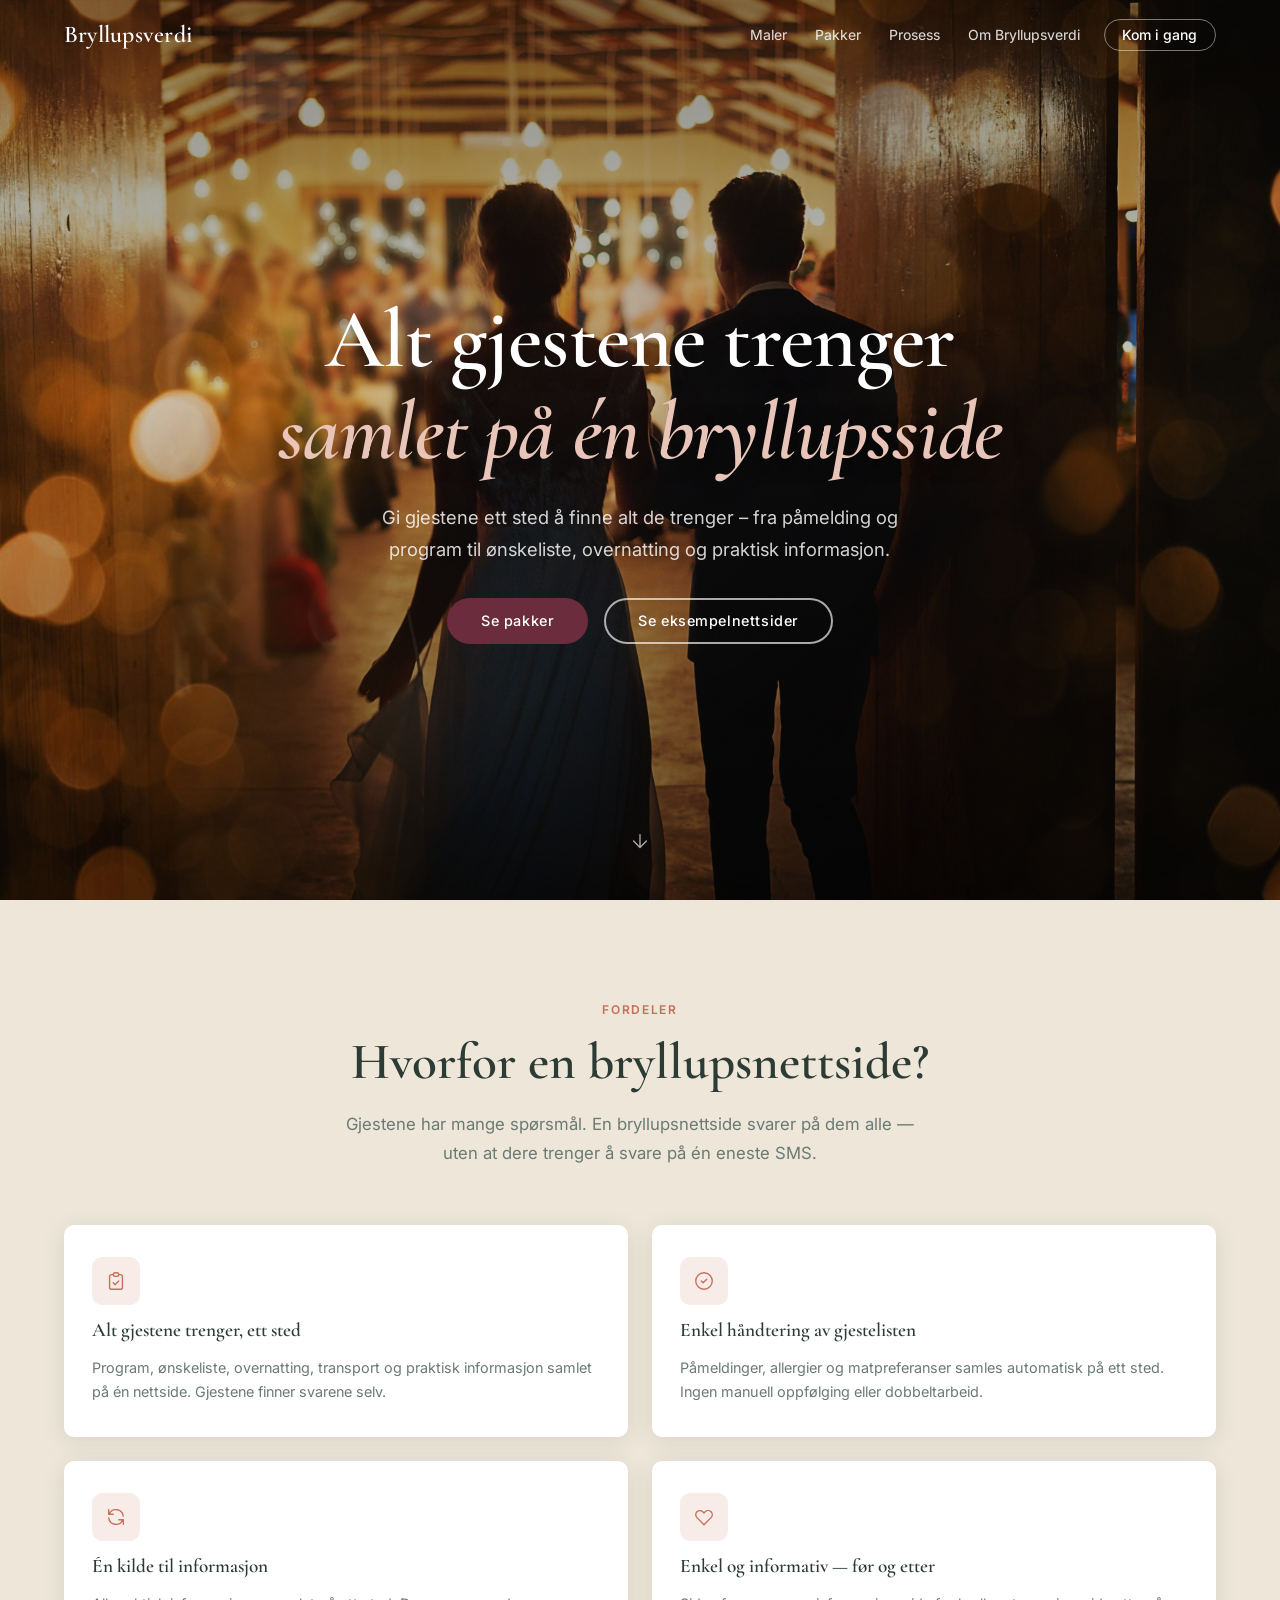
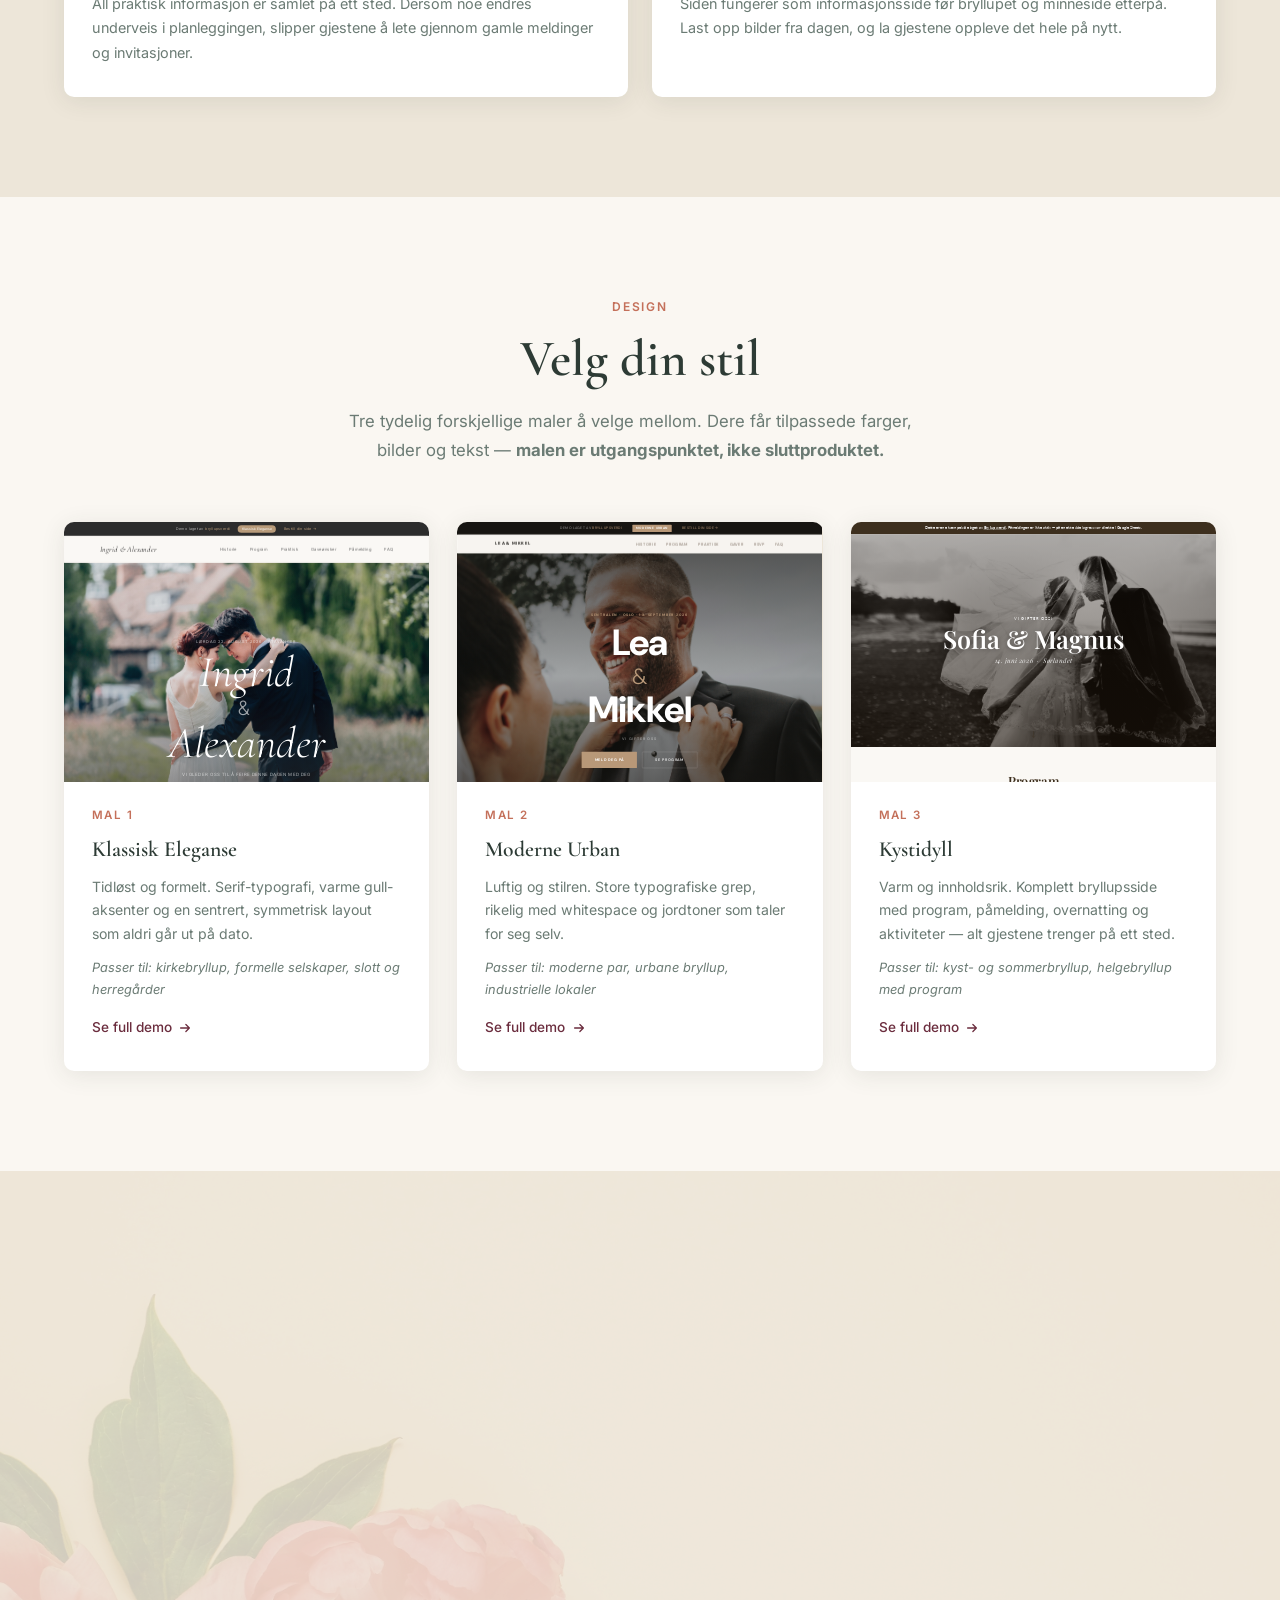
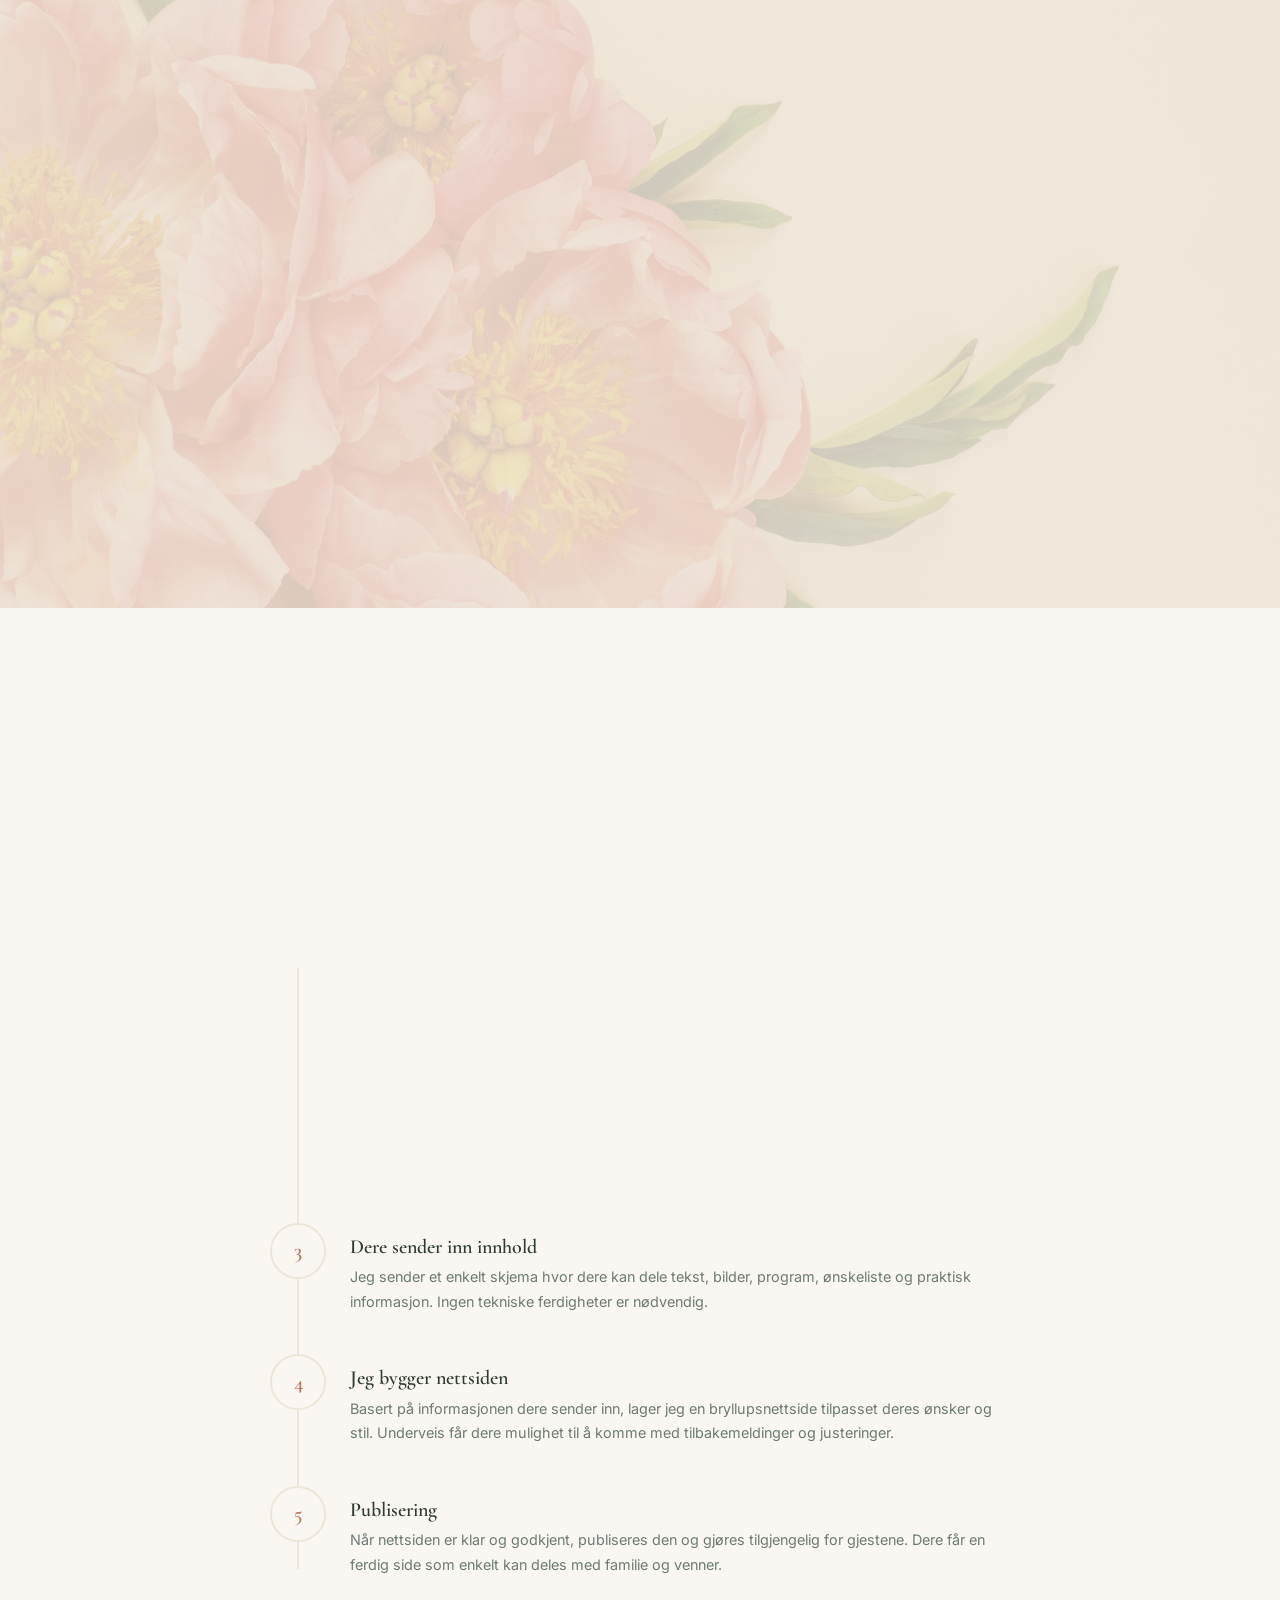
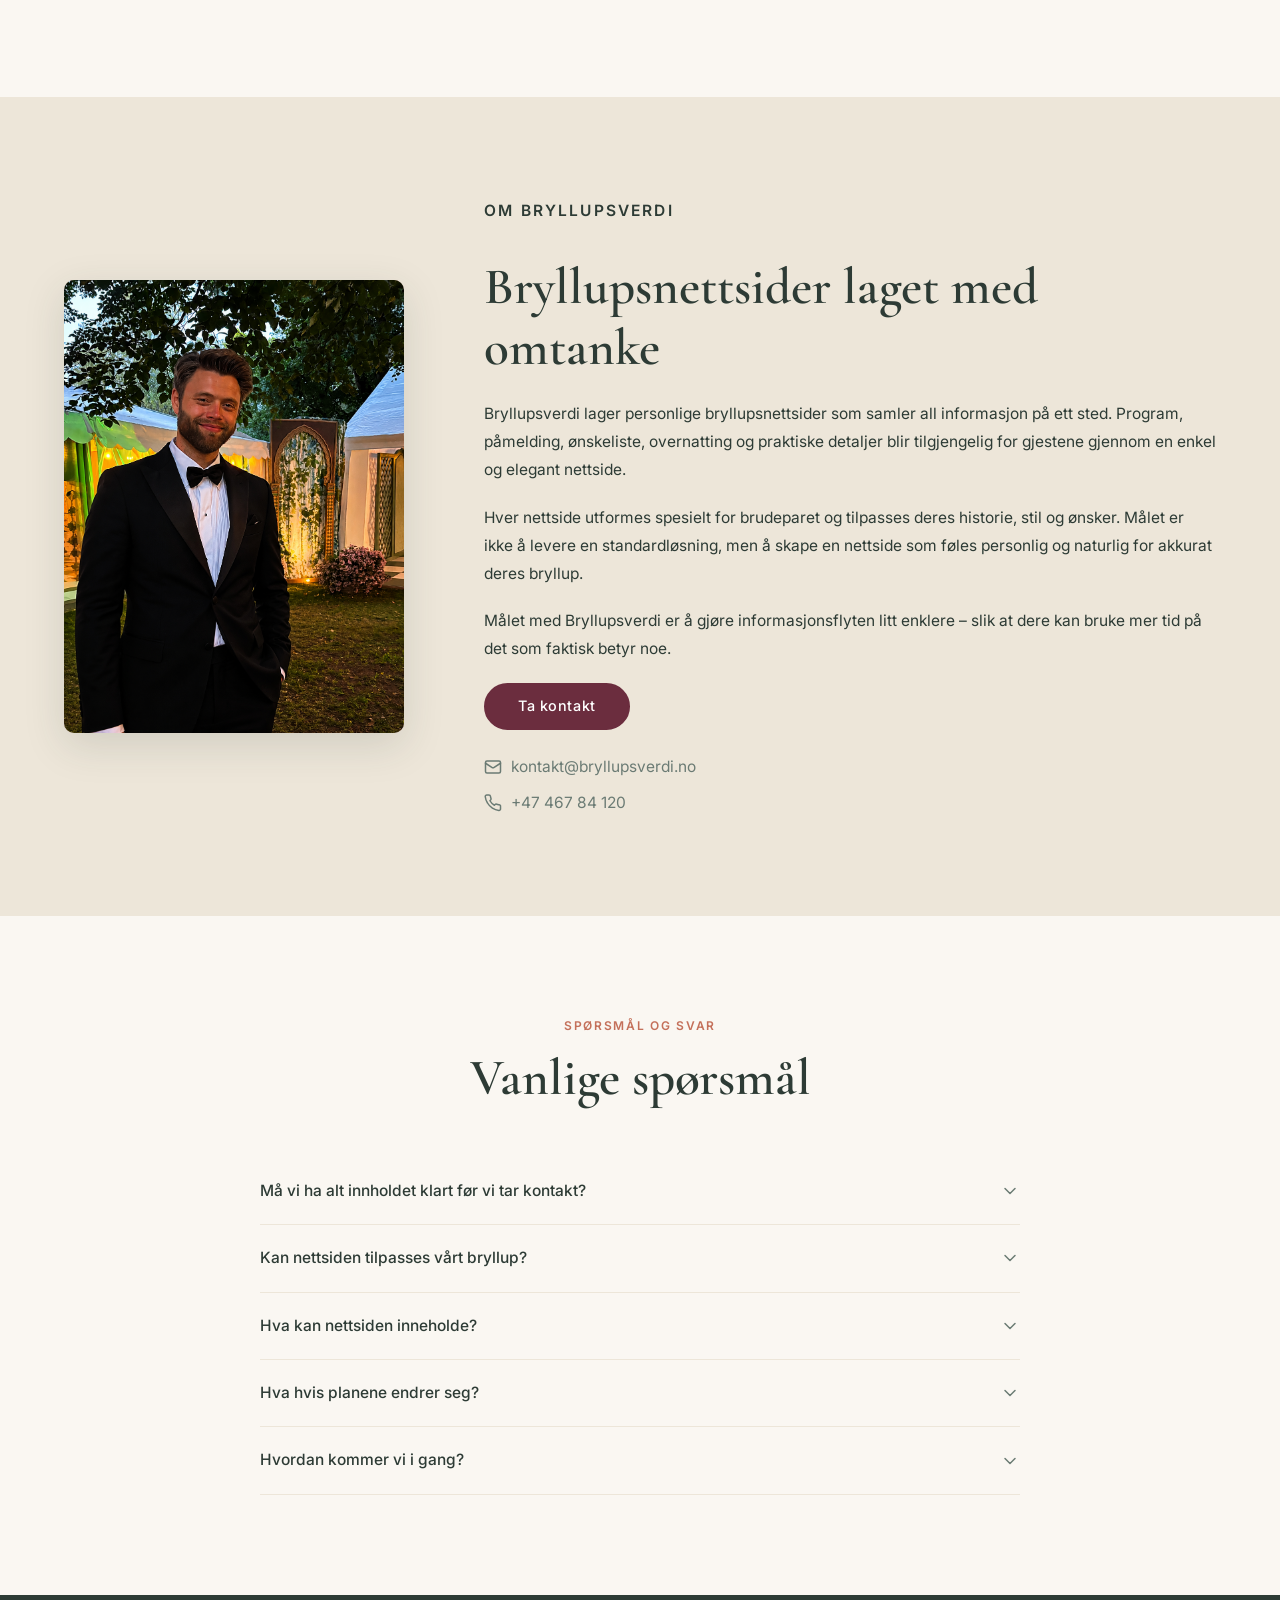
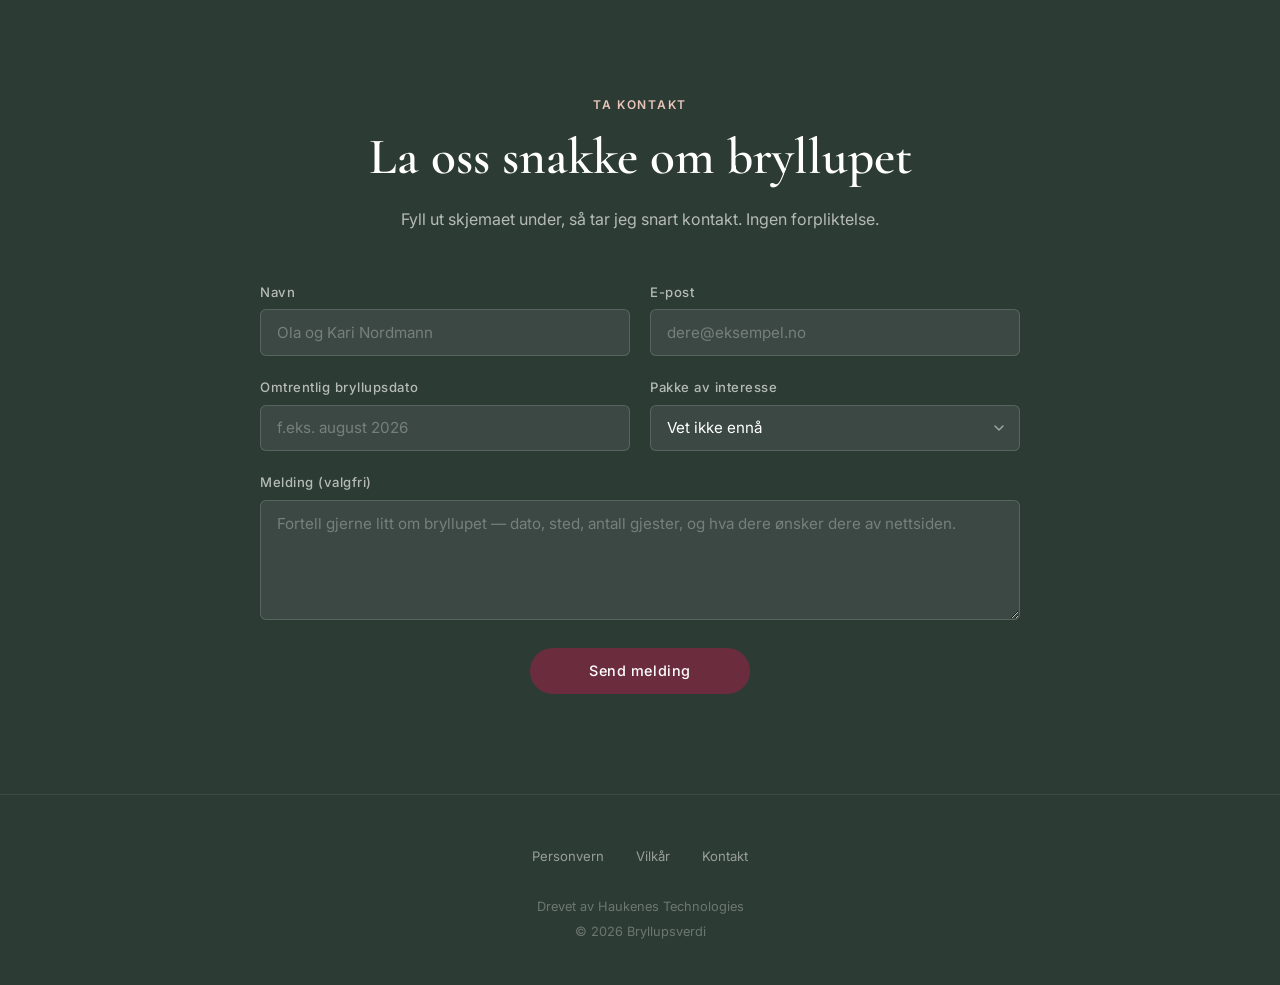
<file: index.html>
<!DOCTYPE html>
<html lang="no">
<head>
  <meta charset="UTF-8">
  <meta name="viewport" content="width=device-width, initial-scale=1.0">

  <title>bryllupsverdi — Bryllupsnettsider som forteller deres historie</title>
  <meta name="description" content="Informative, vakre bryllupsnettsider med påmelding, program og alt gjestene trenger. Fast pris, levert raskt.">

  <meta property="og:title"       content="bryllupsverdi — Bryllupsnettsider som forteller deres historie">
  <meta property="og:description" content="Informative, vakre bryllupsnettsider med påmelding, program og alt gjestene trenger.">
  <meta property="og:type"        content="website">
  <meta property="og:url"         content="https://bryllupsverdi.no/">
  <meta property="og:image"       content="https://bryllupsverdi.no/assets/images/hero.jpg">
  <meta property="og:image:width"  content="1920">
  <meta property="og:image:height" content="1080">

  <link rel="canonical"  href="https://bryllupsverdi.no/">
  <link rel="icon"       href="/favicon.svg" type="image/svg+xml">

  <link rel="preconnect" href="https://fonts.googleapis.com">
  <link rel="preconnect" href="https://fonts.gstatic.com" crossorigin>
  <link href="https://fonts.googleapis.com/css2?family=Cormorant+Garamond:ital,wght@0,400;0,500;0,600;1,400;1,600&family=Inter:wght@300;400;500;600&display=swap" rel="stylesheet">

  <link rel="stylesheet" href="assets/css/main.css">

  <script type="application/ld+json">
  {
    "@context": "https://schema.org",
    "@type": "Service",
    "name": "bryllupsverdi",
    "description": "Bryllupsnettsider for norske brudepar — informativ, vakker og enkel å bruke.",
    "provider": { "@type": "Person", "name": "Herman Haukenes", "email": "kontakt@bryllupsverdi.no" },
    "areaServed": "NO",
    "url": "https://bryllupsverdi.no/"
  }
  </script>
</head>

<body>

  <!-- NAV -->
  <header class="site-header" id="site-header">
    <nav class="nav container" aria-label="Hovedmeny">
      <a href="/" class="nav__logo" aria-label="Bryllupsverdi — tilbake til toppen">
        <span class="nav__logo-text">Bryllupsverdi</span>
      </a>

      <button class="nav__toggle" id="navToggle"
              aria-expanded="false" aria-controls="navMenu"
              aria-label="Åpne navigasjonsmeny">
        <span></span><span></span><span></span>
      </button>

      <ul class="nav__menu" id="navMenu" role="list">
        <li><a href="#maler"   class="nav__link">Maler</a></li>
        <li><a href="#pakker"  class="nav__link">Pakker</a></li>
        <li><a href="#prosess" class="nav__link">Prosess</a></li>
        <li><a href="#om"      class="nav__link">Om Bryllupsverdi</a></li>
        <li><a href="#kontakt" class="nav__link nav__link--cta">Kom i gang</a></li>
      </ul>

    </nav>
  </header>

  <main id="main-content">

    <!-- ====================================================
         1. HERO
         ==================================================== -->
    <section class="hero hero--photo" id="hero" aria-labelledby="hero-heading">
      <img class="hero__bg" src="assets/images/hero.jpg"
           alt="Bryllupspar" width="1920" height="1080" fetchpriority="high">
      <div class="hero__overlay" aria-hidden="true"></div>

      <div class="hero__content">
        <h1 class="hero__title" id="hero-heading" data-animate data-delay="1">
          Alt gjestene trenger<br>
          <em>samlet på én bryllupsside</em>
        </h1>

        <p class="hero__subtitle" data-animate data-delay="2">
          Gi gjestene ett sted å finne alt de trenger – fra påmelding og program til ønskeliste, overnatting og praktisk informasjon.
        </p>

        <div class="hero__ctas" data-animate data-delay="3">
          <a href="#pakker" class="btn btn--primary">Se pakker</a>
          <a href="#maler"  class="btn btn--outline">Se eksempelnettsider</a>
        </div>
      </div>

      <a href="#hvorfor" class="hero__scroll" aria-label="Scroll til neste seksjon">
        <svg width="22" height="22" viewBox="0 0 24 24" fill="none" aria-hidden="true">
          <path d="M12 5v14M5 12l7 7 7-7" stroke="currentColor" stroke-width="1.5"
                stroke-linecap="round" stroke-linejoin="round"/>
        </svg>
      </a>
    </section>


    <!-- ====================================================
         2. HVORFOR EN BRYLLUPSNETTSIDE?
         ==================================================== -->
    <section class="why section" id="hvorfor" aria-labelledby="why-heading">
      <div class="container">
        <div class="why__header">
          <p class="section__label" data-animate>Fordeler</p>
          <h2 class="section__title" id="why-heading" data-animate data-delay="1">
            Hvorfor en bryllupsnettside?
          </h2>
          <p class="section__subtitle" data-animate data-delay="2">
            Gjestene har mange spørsmål. En bryllupsnettside svarer på dem alle — uten at dere trenger å svare på én eneste SMS.
          </p>
        </div>

        <div class="why__grid">
          <div class="why__card" data-animate>
            <div class="why__card-icon" aria-hidden="true">
              <svg width="22" height="22" viewBox="0 0 24 24" fill="none">
                <path d="M9 5H7a2 2 0 0 0-2 2v12a2 2 0 0 0 2 2h10a2 2 0 0 0 2-2V7a2 2 0 0 0-2-2h-2M9 5a2 2 0 0 0 2 2h2a2 2 0 0 0 2-2M9 5a2 2 0 0 1 2-2h2a2 2 0 0 1 2 2m-6 9 2 2 4-4" stroke="currentColor" stroke-width="1.5" stroke-linecap="round" stroke-linejoin="round"/>
              </svg>
            </div>
            <h3 class="why__card-title">Alt gjestene trenger, ett sted</h3>
            <p class="why__card-text">Program, ønskeliste, overnatting, transport og praktisk informasjon samlet på én nettside. Gjestene finner svarene selv.</p>
          </div>

          <div class="why__card" data-animate data-delay="1">
            <div class="why__card-icon" aria-hidden="true">
              <svg width="22" height="22" viewBox="0 0 24 24" fill="none">
                <path d="M9 12l2 2 4-4m6 2a9 9 0 1 1-18 0 9 9 0 0 1 18 0z" stroke="currentColor" stroke-width="1.5" stroke-linecap="round" stroke-linejoin="round"/>
              </svg>
            </div>
            <h3 class="why__card-title">Enkel håndtering av gjestelisten</h3>
            <p class="why__card-text">Påmeldinger, allergier og matpreferanser samles automatisk på ett sted. Ingen manuell oppfølging eller dobbeltarbeid.</p>
          </div>

          <div class="why__card" data-animate data-delay="2">
            <div class="why__card-icon" aria-hidden="true">
              <svg width="22" height="22" viewBox="0 0 24 24" fill="none">
                <path d="M4 4v5h.582m15.356 2A8.001 8.001 0 0 0 4.582 9m0 0H9m11 11v-5h-.581m0 0a8.003 8.003 0 0 1-15.357-2m15.357 2H15" stroke="currentColor" stroke-width="1.5" stroke-linecap="round" stroke-linejoin="round"/>
              </svg>
            </div>
            <h3 class="why__card-title">Én kilde til informasjon</h3>
            <p class="why__card-text">All praktisk informasjon er samlet på ett sted. Dersom noe endres underveis i planleggingen, slipper gjestene å lete gjennom gamle meldinger og invitasjoner.</p>
          </div>

          <div class="why__card" data-animate data-delay="3">
            <div class="why__card-icon" aria-hidden="true">
              <svg width="22" height="22" viewBox="0 0 24 24" fill="none">
                <path d="M4.318 6.318a4.5 4.5 0 0 0 0 6.364L12 20.364l7.682-7.682a4.5 4.5 0 0 0-6.364-6.364L12 7.636l-1.318-1.318a4.5 4.5 0 0 0-6.364 0z" stroke="currentColor" stroke-width="1.5" stroke-linecap="round" stroke-linejoin="round"/>
              </svg>
            </div>
            <h3 class="why__card-title">Enkel og informativ — før og etter</h3>
            <p class="why__card-text">Siden fungerer som informasjonsside før bryllupet og minneside etterpå. Last opp bilder fra dagen, og la gjestene oppleve det hele på nytt.</p>
          </div>
        </div>
      </div>
    </section>


    <!-- ====================================================
         3. REFERANSEMALER
         ==================================================== -->
    <section class="demos section" id="maler" aria-labelledby="demos-heading">
      <div class="container">
        <div class="demos__header">
          <p class="section__label" data-animate>Design</p>
          <h2 class="section__title" id="demos-heading" data-animate data-delay="1">Velg din stil</h2>
          <p class="section__subtitle" data-animate data-delay="2">
            Tre tydelig forskjellige maler å velge mellom. Dere får tilpassede farger, bilder og tekst — <strong>malen er utgangspunktet, ikke sluttproduktet.</strong>
          </p>
        </div>

        <div class="demos__grid">

          <article class="demo-card demo-card--klassisk" data-animate>
            <div class="demo-card__preview">
              <iframe
                src="demos/klassisk/"
                class="demo-card__frame"
                loading="lazy"
                scrolling="no"
                tabindex="-1"
                title="Forhåndsvisning: Klassisk Eleganse"
              ></iframe>
              <a href="demos/klassisk/" class="demo-card__preview-link" target="_blank" rel="noopener" aria-label="Åpne Klassisk Eleganse demo i nytt vindu">
                <span>Åpne demo ↗</span>
              </a>
            </div>
            <div class="demo-card__body">
              <p class="demo-card__tag">Mal 1</p>
              <h3 class="demo-card__title">Klassisk Eleganse</h3>
              <p class="demo-card__desc">Tidløst og formelt. Serif-typografi, varme gull-aksenter og en sentrert, symmetrisk layout som aldri går ut på dato.</p>
              <p class="demo-card__fits">Passer til: kirkebryllup, formelle selskaper, slott og herregårder</p>
              <a href="demos/klassisk/" class="demo-card__cta" target="_blank" rel="noopener">
                Se full demo
                <svg width="14" height="14" viewBox="0 0 16 16" fill="none" aria-hidden="true">
                  <path d="M3 8h10M9 4l4 4-4 4" stroke="currentColor" stroke-width="1.5" stroke-linecap="round" stroke-linejoin="round"/>
                </svg>
              </a>
            </div>
          </article>

          <article class="demo-card demo-card--minimal" data-animate data-delay="1">
            <div class="demo-card__preview">
              <iframe
                src="demos/minimal/"
                class="demo-card__frame"
                loading="lazy"
                scrolling="no"
                tabindex="-1"
                title="Forhåndsvisning: Moderne Urban"
              ></iframe>
              <a href="demos/minimal/" class="demo-card__preview-link" target="_blank" rel="noopener" aria-label="Åpne Moderne Urban demo i nytt vindu">
                <span>Åpne demo ↗</span>
              </a>
            </div>
            <div class="demo-card__body">
              <p class="demo-card__tag">Mal 2</p>
              <h3 class="demo-card__title">Moderne Urban</h3>
              <p class="demo-card__desc">Luftig og stilren. Store typografiske grep, rikelig med whitespace og jordtoner som taler for seg selv.</p>
              <p class="demo-card__fits">Passer til: moderne par, urbane bryllup, industrielle lokaler</p>
              <a href="demos/minimal/" class="demo-card__cta" target="_blank" rel="noopener">
                Se full demo
                <svg width="14" height="14" viewBox="0 0 16 16" fill="none" aria-hidden="true">
                  <path d="M3 8h10M9 4l4 4-4 4" stroke="currentColor" stroke-width="1.5" stroke-linecap="round" stroke-linejoin="round"/>
                </svg>
              </a>
            </div>
          </article>

          <article class="demo-card demo-card--ingridogherman" data-animate data-delay="2">
            <div class="demo-card__preview">
              <iframe
                src="demos/ingridogherman/"
                class="demo-card__frame"
                loading="lazy"
                scrolling="no"
                tabindex="-1"
                title="Forhåndsvisning: Kystidyll"
              ></iframe>
              <a href="demos/ingridogherman/" class="demo-card__preview-link" target="_blank" rel="noopener" aria-label="Åpne Kystidyll demo i nytt vindu">
                <span>Åpne demo ↗</span>
              </a>
            </div>
            <div class="demo-card__body">
              <p class="demo-card__tag">Mal 3</p>
              <h3 class="demo-card__title">Kystidyll</h3>
              <p class="demo-card__desc">Varm og innholdsrik. Komplett bryllupsside med program, påmelding, overnatting og aktiviteter — alt gjestene trenger på ett sted.</p>
              <p class="demo-card__fits">Passer til: kyst- og sommerbryllup, helgebryllup med program</p>
              <a href="demos/ingridogherman/" class="demo-card__cta" target="_blank" rel="noopener">
                Se full demo
                <svg width="14" height="14" viewBox="0 0 16 16" fill="none" aria-hidden="true">
                  <path d="M3 8h10M9 4l4 4-4 4" stroke="currentColor" stroke-width="1.5" stroke-linecap="round" stroke-linejoin="round"/>
                </svg>
              </a>
            </div>
          </article>

        </div>
      </div>
    </section>


    <!-- ====================================================
         4. PAKKER OG PRISER
         ==================================================== -->
    <section class="pricing section" id="pakker" aria-labelledby="pricing-heading">
      <div class="pricing__bg" aria-hidden="true">
        <img src="assets/images/blomster_2.jpg" alt="">
      </div>
      <div class="container">
        <div class="pricing__header">
          <p class="section__label" data-animate>Priser</p>
          <h2 class="section__title" id="pricing-heading" data-animate data-delay="1">Finn riktig pakke</h2>
          <p class="section__subtitle" data-animate data-delay="2">
            Fast pris, ingen overraskelser. En personlig bryllupsnettside levert til avtalt pris.
          </p>
        </div>

        <div class="pricing__grid">

          <!-- Enkel -->
          <div class="price-card" data-animate>
            <h3 class="price-card__name">Enkel</h3>
            <div class="price-card__price">
              <span class="price-card__amount">4 000</span>
              <span class="price-card__currency">kr</span>
            </div>
            <p class="price-card__desc">Perfekt for dere som ønsker en enkel og elegant bryllupsnettside med den viktigste informasjonen samlet på ett sted.</p>
            <hr class="price-card__divider">
            <ul class="price-card__features">
              <li>Personlig bryllupsnettside</li>
              <li>Tilpassede bilder, tekster og farger</li>
              <li>Program og praktisk informasjon</li>
              <li>Ønskeliste og nyttige lenker</li>
              <li>Tilpasset deres bryllup</li>
            </ul>
            <a href="#kontakt" class="btn btn--outline">Kom i gang</a>
          </div>

          <!-- Komplett — featured -->
          <div class="price-card price-card--featured" data-animate data-delay="1">
            <div class="price-card__badge">Anbefalt</div>
            <h3 class="price-card__name">Komplett</h3>
            <div class="price-card__price">
              <span class="price-card__amount">5 500</span>
              <span class="price-card__currency">kr</span>
            </div>
            <p class="price-card__desc">For de fleste brudepar. Alt dere trenger for å informere gjestene og håndtere påmeldinger på en enkel måte.</p>
            <hr class="price-card__divider">
            <ul class="price-card__features">
              <li>Alt i Enkel</li>
              <li>Digital påmelding for gjestene</li>
              <li>Allergier og matpreferanser</li>
              <li>Oversikt over påmeldinger</li>
              <li>Egen side for historien deres</li>
            </ul>
            <a href="#kontakt" class="btn btn--primary">Kom i gang</a>
          </div>

          <!-- Premium -->
          <div class="price-card" data-animate data-delay="2">
            <h3 class="price-card__name">Premium</h3>
            <div class="price-card__price">
              <span class="price-card__amount">8 500</span>
              <span class="price-card__currency">kr</span>
            </div>
            <p class="price-card__desc">For dere som ønsker en mer gjennomarbeidet og personlig nettside med ekstra oppfølging før og etter bryllupet.</p>
            <hr class="price-card__divider">
            <ul class="price-card__features">
              <li>Alt i Komplett</li>
              <li>Skreddersydd design og oppsett</li>
              <li>Videomøte for planlegging og gjennomgang</li>
              <li>Hilsener fra gjestene — gjestene kan sende en personlig hilsen via nettsiden</li>
              <li>Oppdateringer av nettsiden etter bryllupet</li>
              <li>Deling av bryllupsbilder med gjestene</li>
              <li>Tilpasninger utover standardoppsettet</li>
            </ul>
            <a href="#kontakt" class="btn btn--outline">Kom i gang</a>
          </div>


        </div>

        <p class="pricing__note" data-animate>
          Alle priser eks. mva. Domene kommer i tillegg.
        </p>
      </div>
    </section>


    <!-- ====================================================
         5. PROSESS
         ==================================================== -->
    <section class="process section" id="prosess" aria-labelledby="process-heading">
      <div class="container">
        <div class="process__header">
          <p class="section__label" data-animate>Slik jobber vi</p>
          <h2 class="section__title" id="process-heading" data-animate data-delay="1">Fra idé til ferdig bryllupsnettside</h2>
          <p class="section__subtitle" data-animate data-delay="2">
            Fem enkle steg fra første samtale til nettsiden er klar til å deles med gjestene.
          </p>
        </div>

        <ol class="process__steps">
          <li class="process__step" data-animate>
            <div class="process__step-num" aria-hidden="true">1</div>
            <div class="process__step-body">
              <h3 class="process__step-title">Uforpliktende prat</h3>
              <p class="process__step-text">Vi tar en kort samtale på telefon, video eller chat for å bli kjent og snakke om planene deres. Jeg finner ut hva dere trenger og anbefaler den løsningen som passer best.</p>
            </div>
          </li>

          <li class="process__step" data-animate data-delay="1">
            <div class="process__step-num" aria-hidden="true">2</div>
            <div class="process__step-body">
              <h3 class="process__step-title">Velg pakke og stil</h3>
              <p class="process__step-text">Dere velger pakken som passer deres behov, og vi blir enige om uttrykk, innhold og retning for nettsiden. Målet er å skape noe som føles personlig og unikt for akkurat deres bryllup.</p>
            </div>
          </li>

          <li class="process__step" data-animate data-delay="2">
            <div class="process__step-num" aria-hidden="true">3</div>
            <div class="process__step-body">
              <h3 class="process__step-title">Dere sender inn innhold</h3>
              <p class="process__step-text">Jeg sender et enkelt skjema hvor dere kan dele tekst, bilder, program, ønskeliste og praktisk informasjon. Ingen tekniske ferdigheter er nødvendig.</p>
            </div>
          </li>

          <li class="process__step" data-animate data-delay="3">
            <div class="process__step-num" aria-hidden="true">4</div>
            <div class="process__step-body">
              <h3 class="process__step-title">Jeg bygger nettsiden</h3>
              <p class="process__step-text">Basert på informasjonen dere sender inn, lager jeg en bryllupsnettside tilpasset deres ønsker og stil. Underveis får dere mulighet til å komme med tilbakemeldinger og justeringer.</p>
            </div>
          </li>

          <li class="process__step" data-animate data-delay="4">
            <div class="process__step-num" aria-hidden="true">5</div>
            <div class="process__step-body">
              <h3 class="process__step-title">Publisering</h3>
              <p class="process__step-text">Når nettsiden er klar og godkjent, publiseres den og gjøres tilgjengelig for gjestene. Dere får en ferdig side som enkelt kan deles med familie og venner.</p>
            </div>
          </li>
        </ol>
      </div>
    </section>


    <!-- ====================================================
         6. OM HERMAN
         ==================================================== -->
    <section class="about section" id="om" aria-labelledby="about-heading">
      <div class="container">
        <div class="about__inner">

          <div class="about__img-wrap">
            <img class="about__img" src="assets/images/herman.png"
                 alt="Herman Haukenes" width="680" height="900"
                 loading="lazy">
          </div>

          <div class="about__text" data-animate>
            <p class="section__label">Om Bryllupsverdi</p>
            <h2 class="section__title" id="about-heading" style="text-align:left; margin-bottom:0">Bryllupsnettsider laget med omtanke</h2>

            <p>Bryllupsverdi lager personlige bryllupsnettsider som samler all informasjon på ett sted. Program, påmelding, ønskeliste, overnatting og praktiske detaljer blir tilgjengelig for gjestene gjennom en enkel og elegant nettside.</p>

            <p>Hver nettside utformes spesielt for brudeparet og tilpasses deres historie, stil og ønsker. Målet er ikke å levere en standardløsning, men å skape en nettside som føles personlig og naturlig for akkurat deres bryllup.</p>

            <p>Målet med Bryllupsverdi er å gjøre informasjonsflyten litt enklere – slik at dere kan bruke mer tid på det som faktisk betyr noe.</p>

            <div>
              <a href="#kontakt" class="btn btn--primary">Ta kontakt</a>
            </div>

            <div class="about__contact">
              <a href="mailto:kontakt@bryllupsverdi.no" class="about__contact-item">
                <svg xmlns="http://www.w3.org/2000/svg" width="18" height="18" viewBox="0 0 24 24" fill="none" stroke="currentColor" stroke-width="2" stroke-linecap="round" stroke-linejoin="round" aria-hidden="true"><rect x="2" y="4" width="20" height="16" rx="2"/><path d="m22 7-8.97 5.7a1.94 1.94 0 0 1-2.06 0L2 7"/></svg>
                kontakt@bryllupsverdi.no
              </a>
              <a href="tel:+4746784120" class="about__contact-item">
                <svg xmlns="http://www.w3.org/2000/svg" width="18" height="18" viewBox="0 0 24 24" fill="none" stroke="currentColor" stroke-width="2" stroke-linecap="round" stroke-linejoin="round" aria-hidden="true"><path d="M22 16.92v3a2 2 0 0 1-2.18 2 19.79 19.79 0 0 1-8.63-3.07A19.5 19.5 0 0 1 4.69 12a19.79 19.79 0 0 1-3.07-8.67A2 2 0 0 1 3.6 1.3h3a2 2 0 0 1 2 1.72 12.84 12.84 0 0 0 .7 2.81 2 2 0 0 1-.45 2.11L7.91 9a16 16 0 0 0 6 6l.92-.92a2 2 0 0 1 2.11-.45 12.84 12.84 0 0 0 2.81.7A2 2 0 0 1 22 16.92z"/></svg>
                +47 467 84 120
              </a>
            </div>
          </div>

        </div>
      </div>
    </section>


    <!-- ====================================================
         7. FAQ
         ==================================================== -->
    <section class="faq section" id="faq" aria-labelledby="faq-heading">
      <div class="container--narrow">
        <div class="faq__header">
          <p class="section__label" data-animate>Spørsmål og svar</p>
          <h2 class="section__title" id="faq-heading" data-animate data-delay="1">Vanlige spørsmål</h2>
        </div>

        <div class="faq__list" data-animate data-delay="2">

          <details class="faq__item">
            <summary>Må vi ha alt innholdet klart før vi tar kontakt?</summary>
            <div class="faq__answer">
              Nei. Mange tar kontakt tidlig i planleggingen. Innhold som tekst, bilder og program kan samles og ferdigstilles underveis.
            </div>
          </details>

          <details class="faq__item">
            <summary>Kan nettsiden tilpasses vårt bryllup?</summary>
            <div class="faq__answer">
              Ja. Hver nettside tilpasses brudeparet, med innhold, bilder og detaljer som passer deres stil og ønsker.
            </div>
          </details>

          <details class="faq__item">
            <summary>Hva kan nettsiden inneholde?</summary>
            <div class="faq__answer">
              Nettsiden kan blant annet inneholde program, påmelding, ønskeliste, overnatting, praktisk informasjon, bilder og historien deres.
            </div>
          </details>

          <details class="faq__item">
            <summary>Hva hvis planene endrer seg?</summary>
            <div class="faq__answer">
              Bryllupsplanlegging er sjelden helt statisk. Dersom informasjon må justeres underveis, finner vi en løsning som passer.
            </div>
          </details>

          <details class="faq__item">
            <summary>Hvordan kommer vi i gang?</summary>
            <div class="faq__answer">
              Send en melding gjennom kontaktskjemaet, så tar vi en uforpliktende prat om behovene deres og hvordan nettsiden kan se ut.
            </div>
          </details>

        </div>
      </div>
    </section>


    <!-- ====================================================
         8. KONTAKT
         ==================================================== -->
    <section class="contact section" id="kontakt" aria-labelledby="contact-heading">
      <div class="container--narrow">
        <div class="contact__header">
          <p class="section__label" data-animate>Ta kontakt</p>
          <h2 class="section__title" id="contact-heading" data-animate data-delay="1">
            La oss snakke om bryllupet
          </h2>
          <p class="contact__subtitle" data-animate data-delay="2">
            Fyll ut skjemaet under, så tar jeg snart kontakt. Ingen forpliktelse.
          </p>
        </div>

        <form class="contact-form" id="contactForm" novalidate data-animate data-delay="3">
          <div class="form-row">
            <div class="form-group">
              <label for="navn">Navn</label>
              <input type="text" id="navn" name="navn" autocomplete="name"
                     placeholder="Ola og Kari Nordmann" required>
            </div>
            <div class="form-group">
              <label for="epost">E-post</label>
              <input type="email" id="epost" name="epost" autocomplete="email"
                     placeholder="dere@eksempel.no" required>
            </div>
          </div>

          <div class="form-row">
            <div class="form-group">
              <label for="dato">Omtrentlig bryllupsdato</label>
              <input type="text" id="dato" name="dato"
                     placeholder="f.eks. august 2026">
            </div>
            <div class="form-group">
              <label for="pakke">Pakke av interesse</label>
              <select id="pakke" name="pakke">
                <option value="">Vet ikke ennå</option>
                <option value="Enkel">Enkel — 4 000 kr</option>
                <option value="Komplett">Komplett — 5 500 kr</option>
                <option value="Premium">Premium — 8 500 kr</option>
              </select>
            </div>
          </div>

          <div class="form-group">
            <label for="melding">Melding (valgfri)</label>
            <textarea id="melding" name="melding"
                      placeholder="Fortell gjerne litt om bryllupet — dato, sted, antall gjester, og hva dere ønsker dere av nettsiden."></textarea>
          </div>

          <div class="form-submit">
            <button type="submit" class="btn btn--primary" id="submitBtn">
              Send melding
            </button>
            <div class="form-message form-message--success" id="formSuccess" role="alert">
              Jeg tar snart kontakt!
            </div>
            <div class="form-message form-message--error" id="formError" role="alert">
              Noe gikk galt. Send gjerne en e-post direkte til kontakt@bryllupsverdi.no
            </div>
          </div>
        </form>

      </div>
    </section>

  </main>


  <!-- FOOTER -->
  <footer class="footer" id="footer">
    <div class="container">
      <nav class="footer__links" aria-label="Sidefooter-lenker">
        <a href="privacy.html">Personvern</a>
        <a href="terms.html">Vilkår</a>
        <a href="#kontakt">Kontakt</a>
      </nav>

      <p class="footer__copy">Drevet av Haukenes Technologies</p>
      <p class="footer__copy">© 2026 Bryllupsverdi</p>
    </div>
  </footer>


  <script data-goatcounter="https://bryllupsverdi.goatcounter.com/count"
          async src="//gc.zgo.at/count.js"></script>
  <script src="assets/js/config.js"></script>
  <script src="assets/js/main.js"></script>
</body>
</html>
</file>
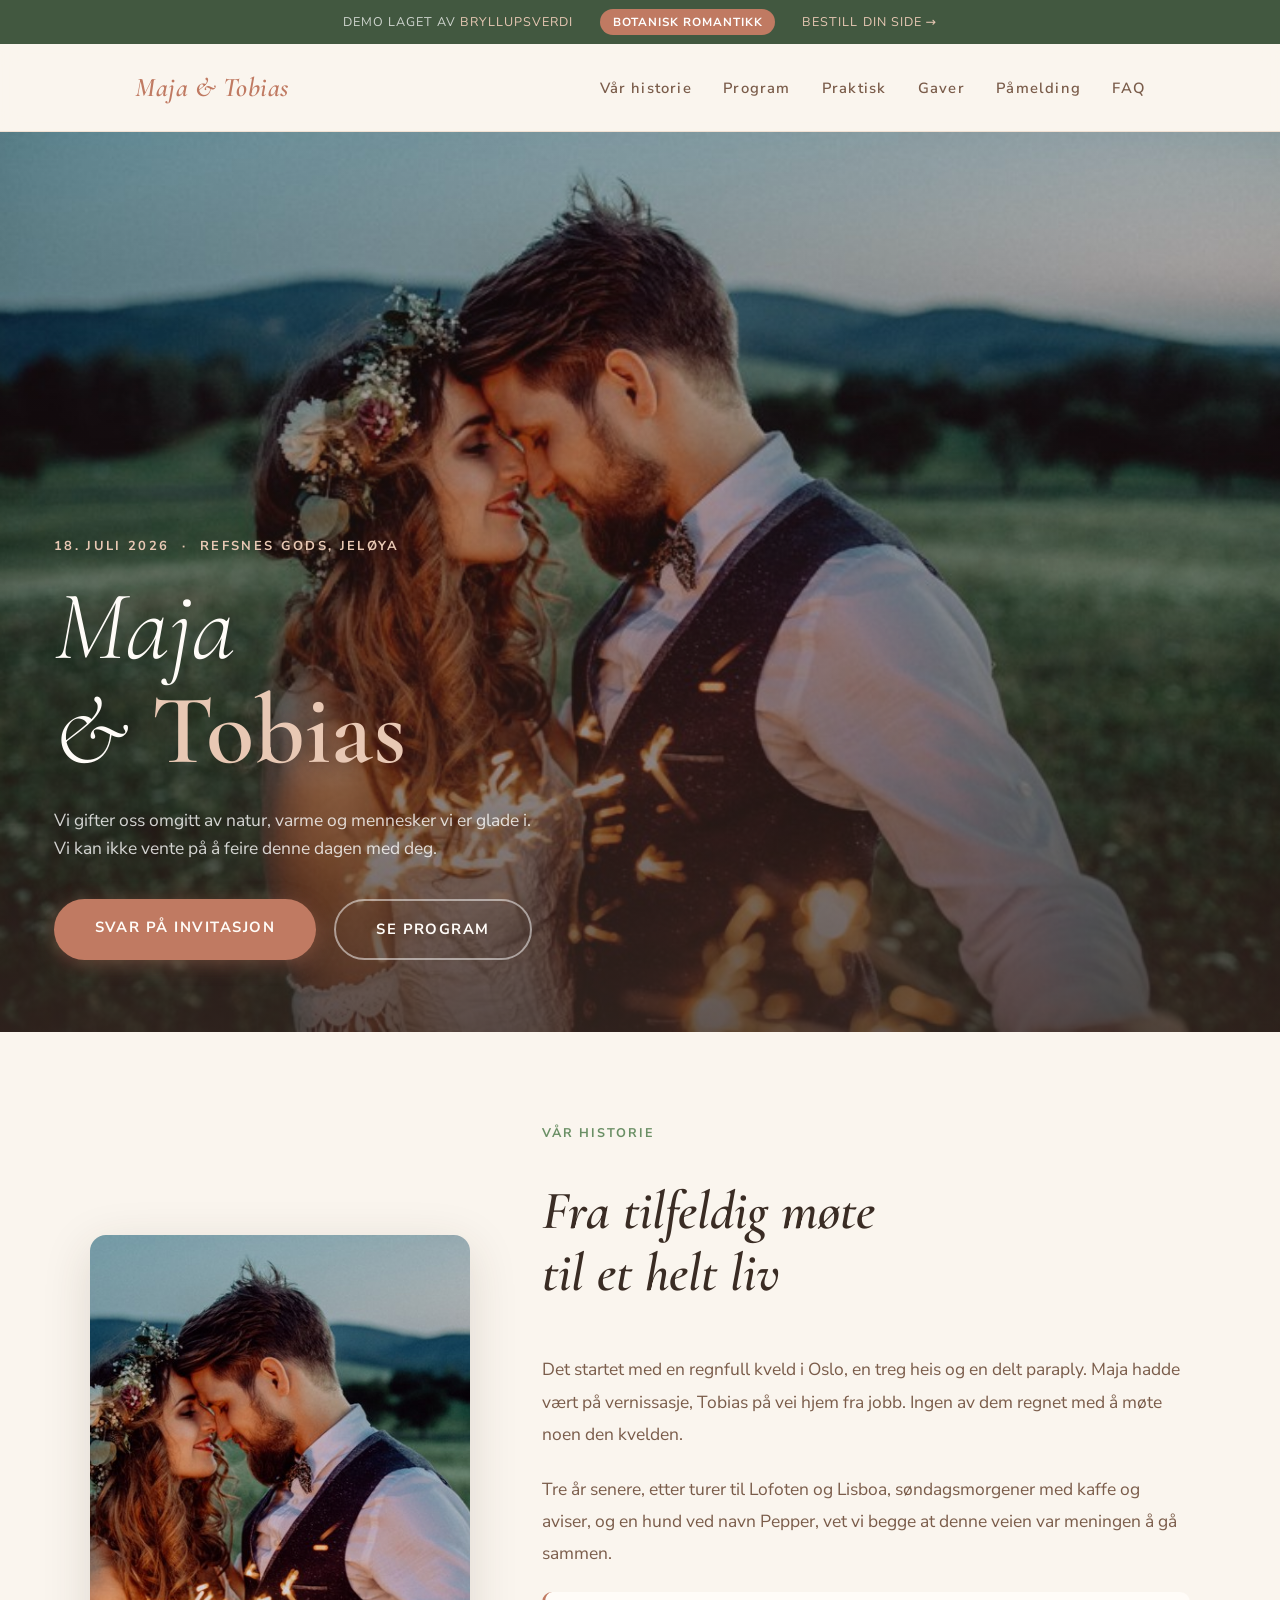
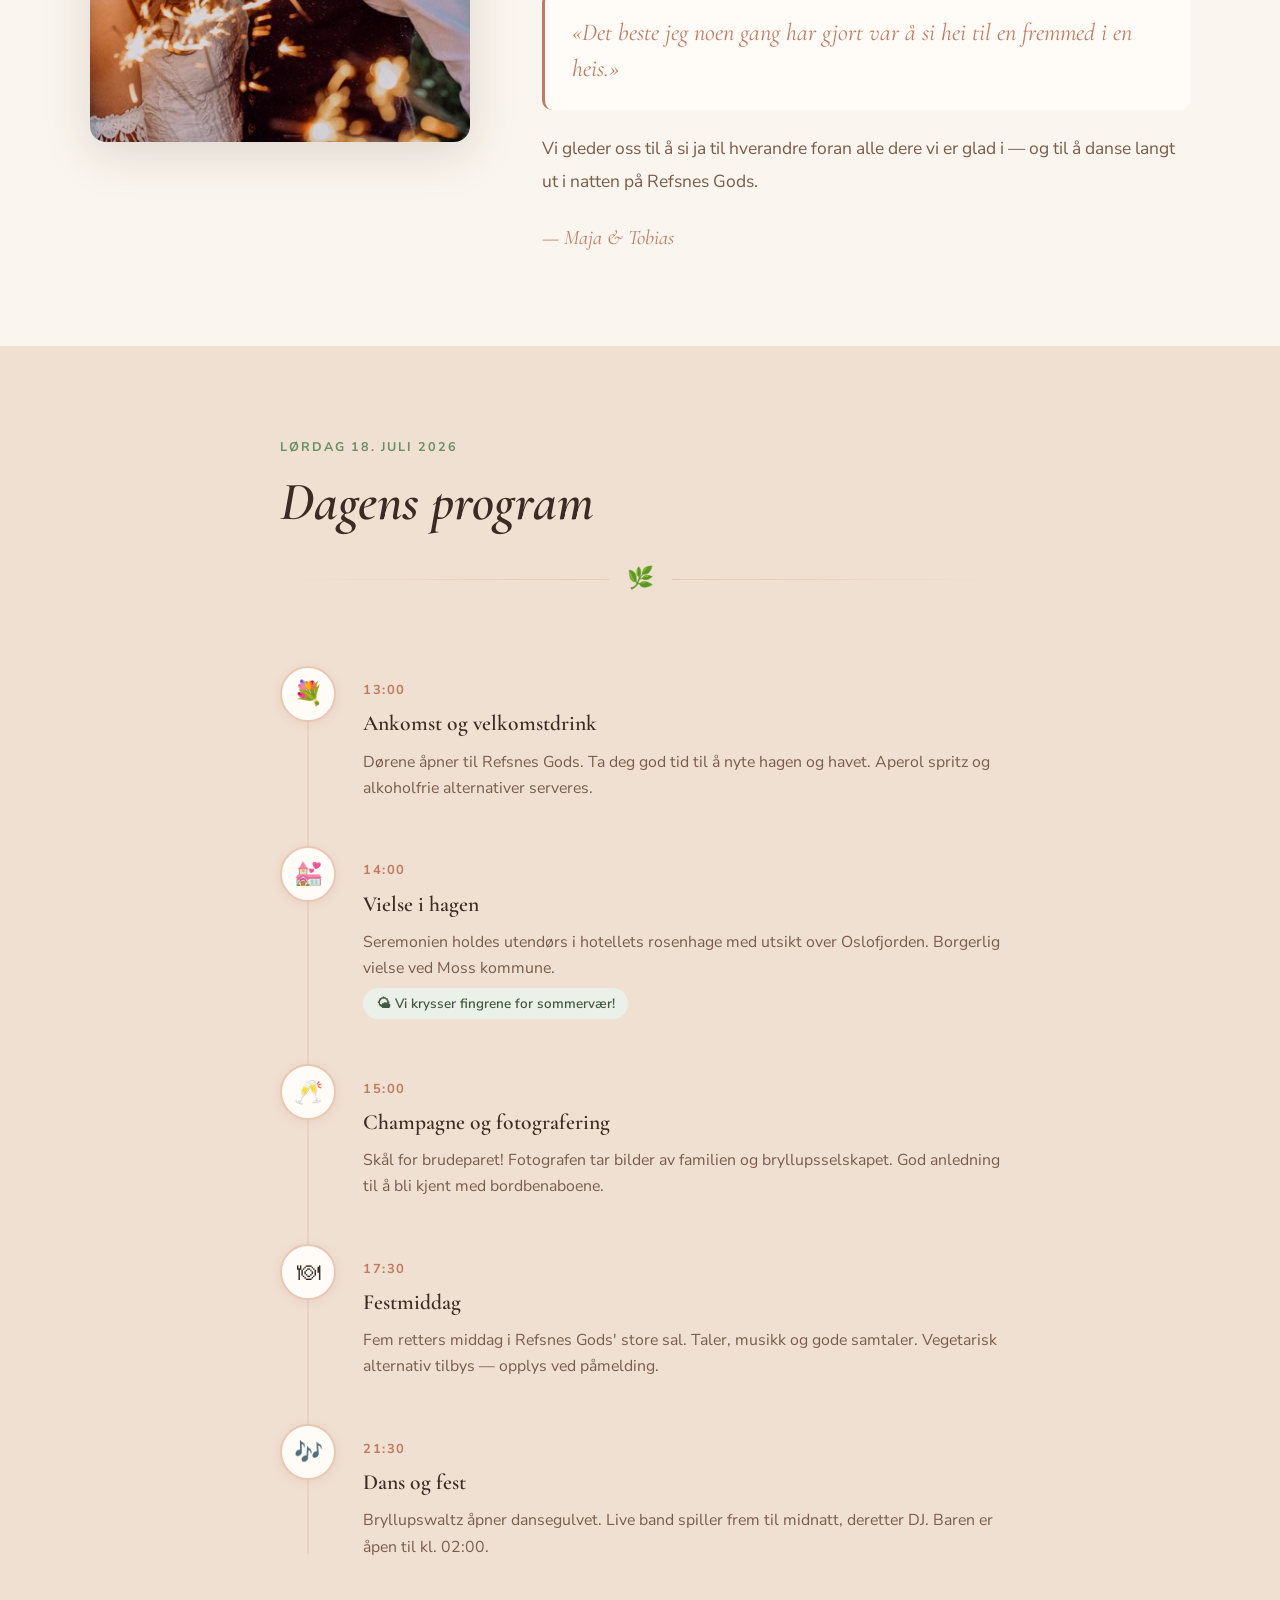
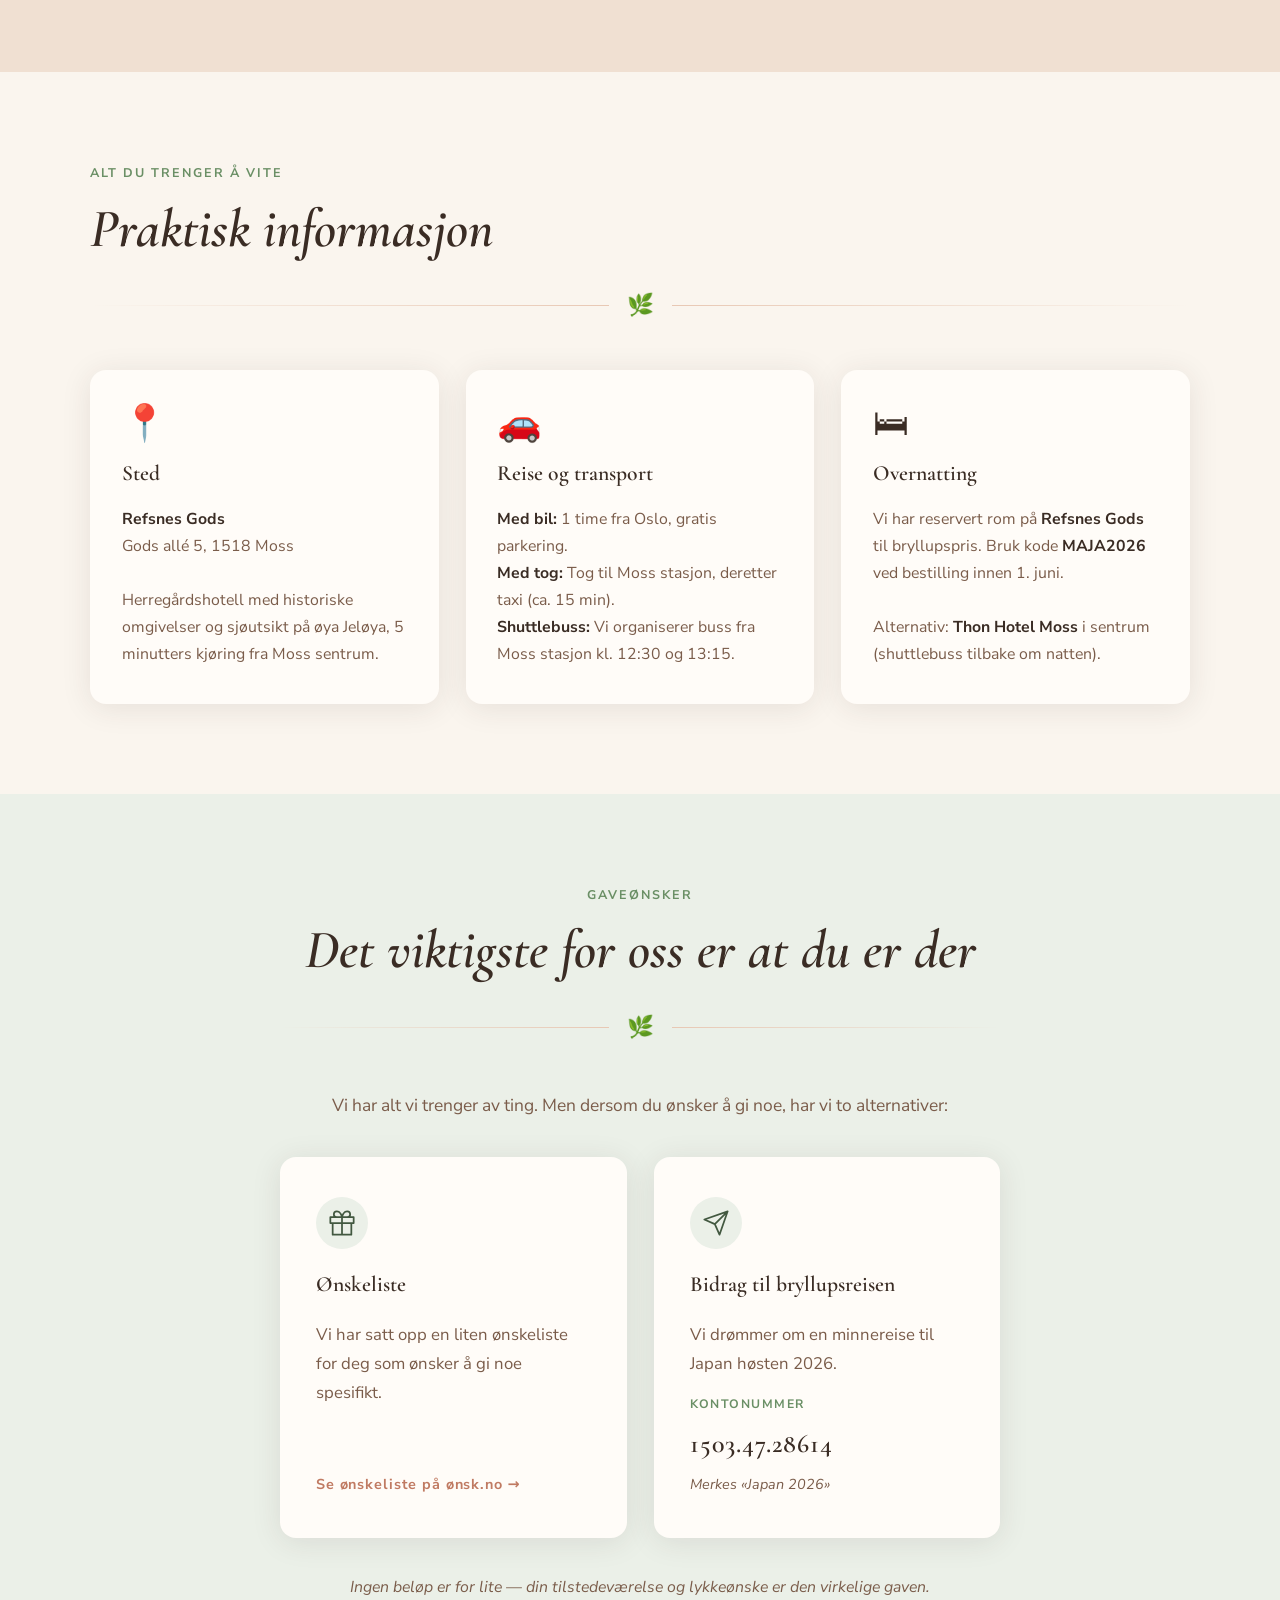
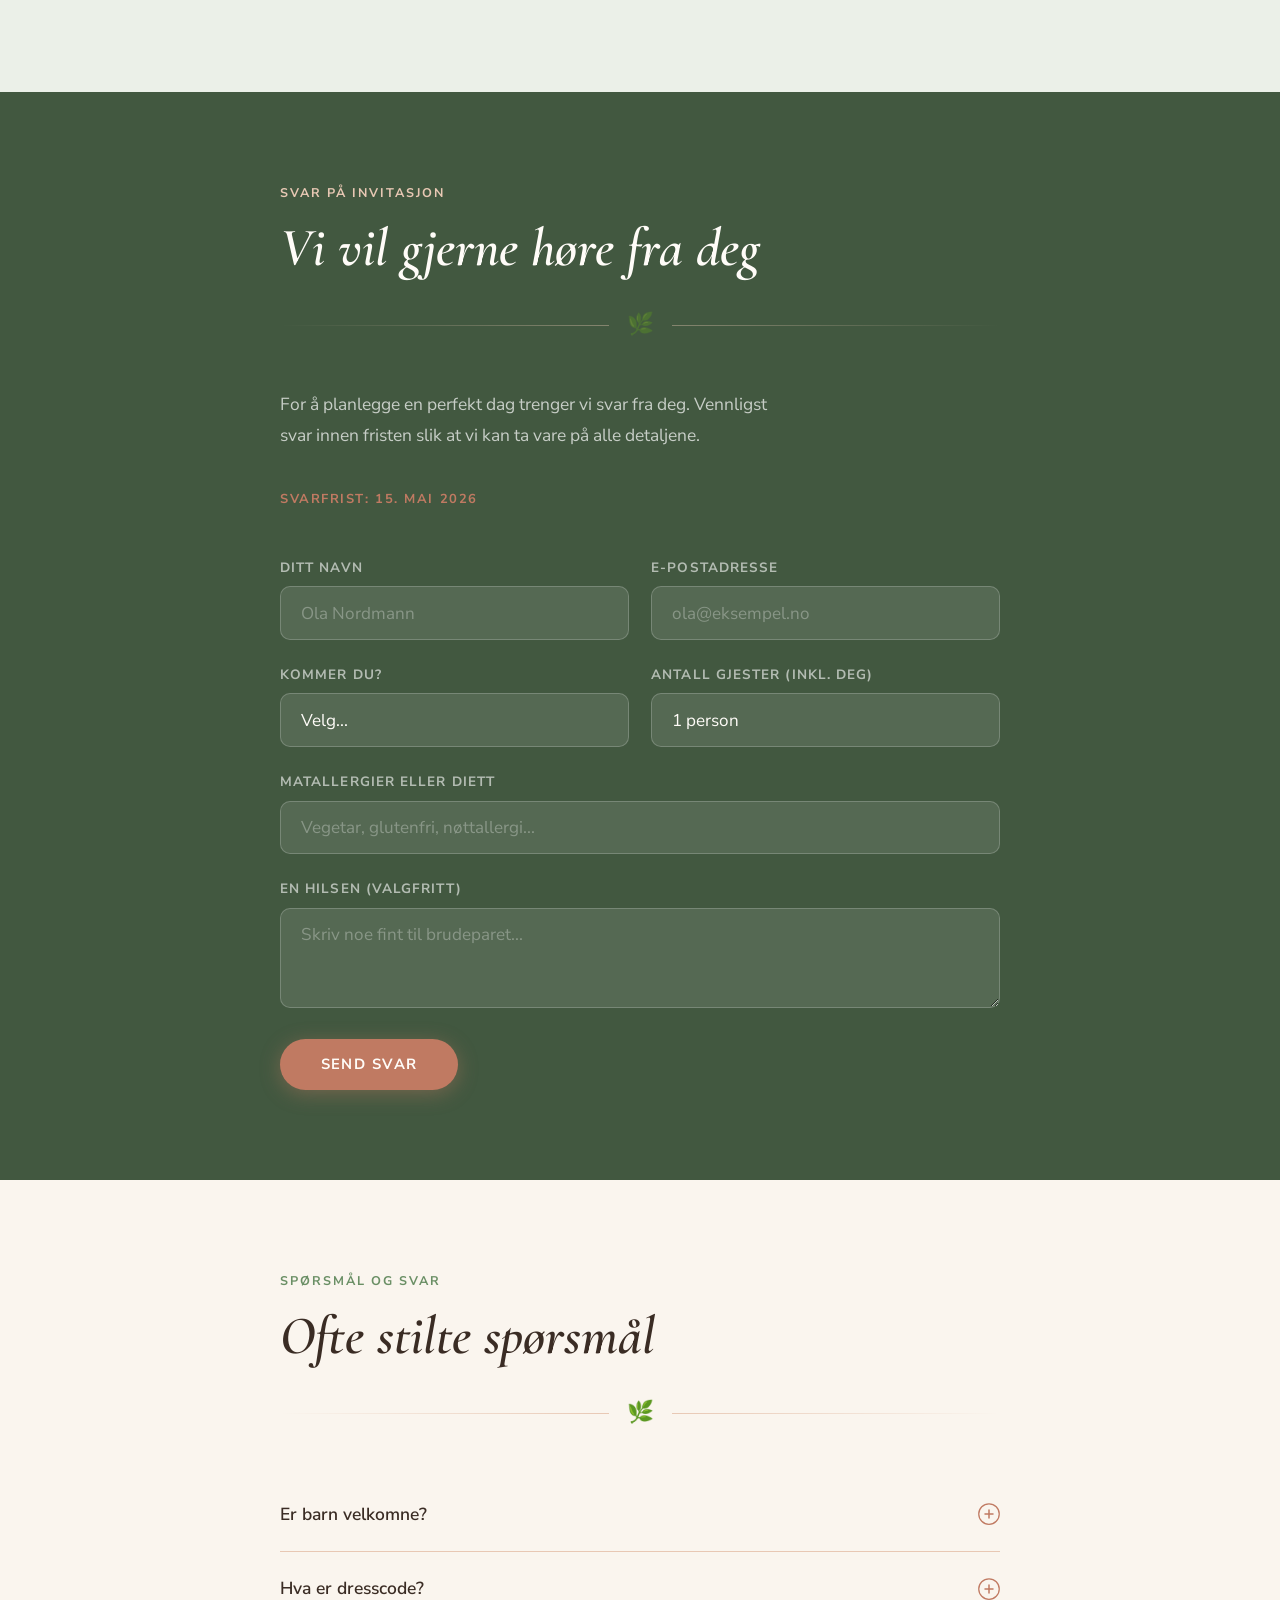
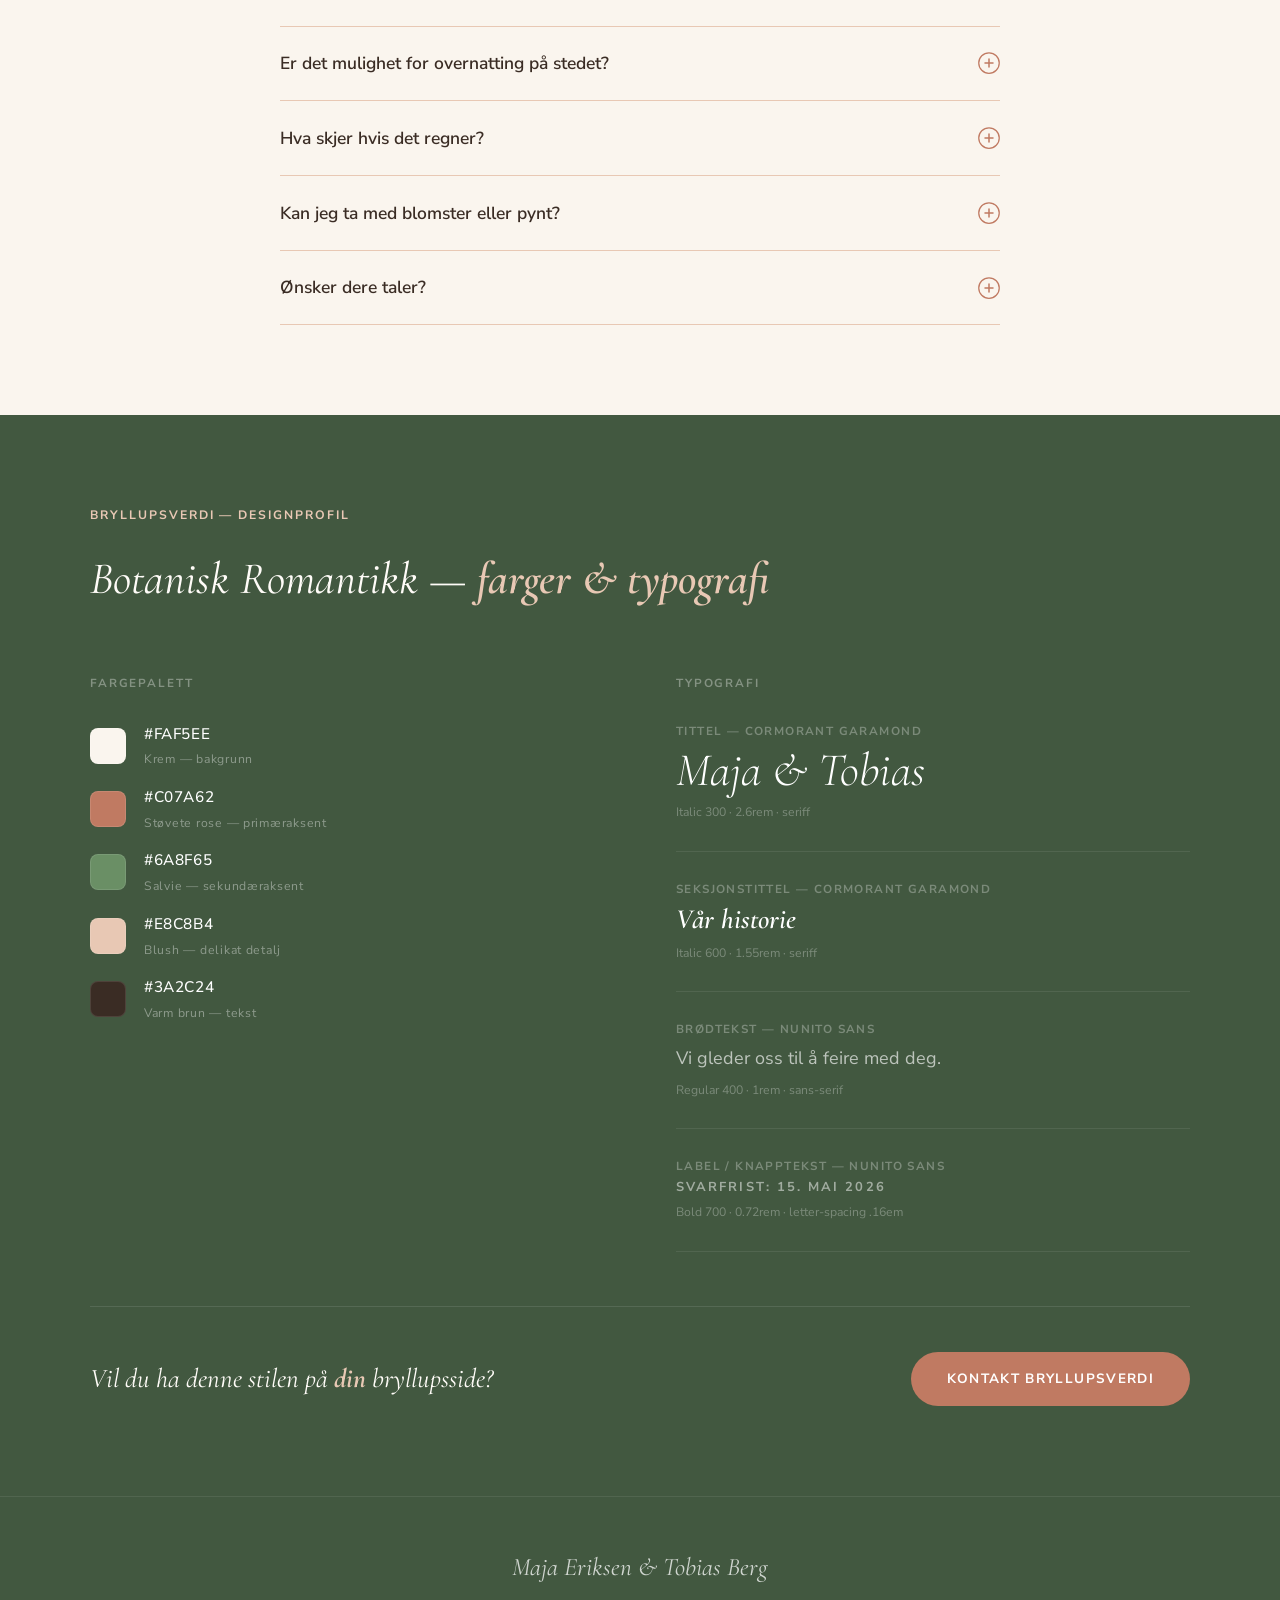
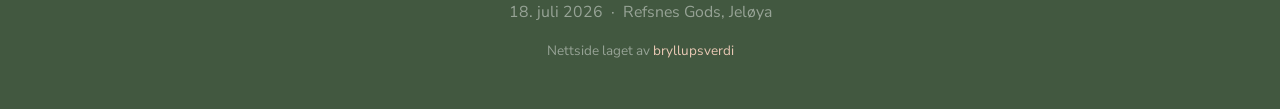
<file: demos/botanisk/index.html>
<!DOCTYPE html>
<html lang="no">
<head>
  <meta charset="UTF-8">
  <meta name="viewport" content="width=device-width, initial-scale=1.0">
  <title>Maja & Tobias — 18. juli 2026</title>
  <link rel="preconnect" href="https://fonts.googleapis.com">
  <link rel="preconnect" href="https://fonts.gstatic.com" crossorigin>
  <link href="https://fonts.googleapis.com/css2?family=Cormorant+Garamond:ital,wght@0,300;0,400;0,600;1,300;1,400;1,600&family=Nunito+Sans:wght@300;400;600;700&display=swap" rel="stylesheet">
  <link rel="stylesheet" href="style.css">
</head>
<body>

  <!-- DEMO BANNER -->
  <div class="demo-banner">
    <span>Demo laget av <a href="../../index.html">bryllupsverdi</a></span>
    <span class="demo-banner__style">Botanisk Romantikk</span>
    <a href="../../index.html#kontakt">Bestill din side →</a>
  </div>

  <!-- NAV -->
  <nav class="nav" aria-label="Navigasjon">
    <div class="nav__inner">
      <span class="nav__logo">Maja &amp; Tobias</span>
      <button class="nav__toggle" id="navToggle" aria-label="Åpne meny" aria-expanded="false">
        <span></span><span></span><span></span>
      </button>
      <ul class="nav__links" id="navLinks">
        <li><a href="#historie" class="nav__close-on-click">Vår historie</a></li>
        <li><a href="#program" class="nav__close-on-click">Program</a></li>
        <li><a href="#praktisk" class="nav__close-on-click">Praktisk</a></li>
        <li><a href="#gaver" class="nav__close-on-click">Gaver</a></li>
        <li><a href="#rsvp" class="nav__close-on-click">Påmelding</a></li>
        <li><a href="#faq" class="nav__close-on-click">FAQ</a></li>
      </ul>
    </div>
  </nav>

  <!-- HERO -->
  <section class="hero" aria-label="Forside">
    <img class="hero__img" src="../../assets/images/hero-botanisk.jpg" alt="Maja og Tobias" loading="eager">
    <div class="hero__overlay" aria-hidden="true"></div>
    <div class="hero__content">
      <span class="hero__eyebrow">18. juli 2026 &nbsp;·&nbsp; Refsnes Gods, Jeløya</span>
      <h1 class="hero__title">Maja<br>&amp; <em>Tobias</em></h1>
      <p class="hero__sub">Vi gifter oss omgitt av natur, varme og mennesker vi er glade i.<br>Vi kan ikke vente på å feire denne dagen med deg.</p>
      <div style="display:flex;gap:1rem;flex-wrap:wrap;">
        <a href="#rsvp" class="btn-rose">Svar på invitasjon</a>
        <a href="#program" class="btn-outline-rose">Se program</a>
      </div>
    </div>
  </section>

  <!-- VÅR HISTORIE -->
  <section class="section section--cream" id="historie" aria-labelledby="historie-heading">
    <div class="container">
      <div class="story__grid">
        <div class="story__img">
          <img src="../../assets/images/hero-botanisk.jpg" alt="Maja og Tobias" loading="lazy">
        </div>
        <div class="story__body">
          <span class="section__label">Vår historie</span>
          <h2 id="historie-heading" class="section__title">Fra tilfeldig møte<br>til et helt liv</h2>
          <p>Det startet med en regnfull kveld i Oslo, en treg heis og en delt paraply. Maja hadde vært på vernissasje, Tobias på vei hjem fra jobb. Ingen av dem regnet med å møte noen den kvelden.</p>
          <p>Tre år senere, etter turer til Lofoten og Lisboa, søndagsmorgener med kaffe og aviser, og en hund ved navn Pepper, vet vi begge at denne veien var meningen å gå sammen.</p>
          <blockquote class="story__quote">
            «Det beste jeg noen gang har gjort var å si hei til en fremmed i en heis.»
          </blockquote>
          <p>Vi gleder oss til å si ja til hverandre foran alle dere vi er glad i — og til å danse langt ut i natten på Refsnes Gods.</p>
          <span class="story__sig">— Maja &amp; Tobias</span>
        </div>
      </div>
    </div>
  </section>

  <!-- PROGRAM -->
  <section class="section section--blush" id="program" aria-labelledby="program-heading">
    <div class="container--narrow">
      <span class="section__label">Lørdag 18. juli 2026</span>
      <h2 id="program-heading" class="section__title">Dagens program</h2>
      <div class="sprig" aria-hidden="true"><span class="sprig__icon">🌿</span></div>

      <div class="programme__steps" role="list">

        <div class="programme__item" role="listitem">
          <div class="programme__dot" aria-hidden="true">💐</div>
          <div class="programme__body">
            <div class="programme__time">13:00</div>
            <div class="programme__title">Ankomst og velkomstdrink</div>
            <p class="programme__desc">Dørene åpner til Refsnes Gods. Ta deg god tid til å nyte hagen og havet. Aperol spritz og alkoholfrie alternativer serveres.</p>
          </div>
        </div>

        <div class="programme__item" role="listitem">
          <div class="programme__dot" aria-hidden="true">💒</div>
          <div class="programme__body">
            <div class="programme__time">14:00</div>
            <div class="programme__title">Vielse i hagen</div>
            <p class="programme__desc">Seremonien holdes utendørs i hotellets rosenhage med utsikt over Oslofjorden. Borgerlig vielse ved Moss kommune.</p>
            <span class="programme__note">🌤 Vi krysser fingrene for sommervær!</span>
          </div>
        </div>

        <div class="programme__item" role="listitem">
          <div class="programme__dot" aria-hidden="true">🥂</div>
          <div class="programme__body">
            <div class="programme__time">15:00</div>
            <div class="programme__title">Champagne og fotografering</div>
            <p class="programme__desc">Skål for brudeparet! Fotografen tar bilder av familien og bryllupsselskapet. God anledning til å bli kjent med bordbenaboene.</p>
          </div>
        </div>

        <div class="programme__item" role="listitem">
          <div class="programme__dot" aria-hidden="true">🍽</div>
          <div class="programme__body">
            <div class="programme__time">17:30</div>
            <div class="programme__title">Festmiddag</div>
            <p class="programme__desc">Fem retters middag i Refsnes Gods' store sal. Taler, musikk og gode samtaler. Vegetarisk alternativ tilbys — opplys ved påmelding.</p>
          </div>
        </div>

        <div class="programme__item" role="listitem">
          <div class="programme__dot" aria-hidden="true">🎶</div>
          <div class="programme__body">
            <div class="programme__time">21:30</div>
            <div class="programme__title">Dans og fest</div>
            <p class="programme__desc">Bryllupswaltz åpner dansegulvet. Live band spiller frem til midnatt, deretter DJ. Baren er åpen til kl. 02:00.</p>
          </div>
        </div>

      </div>
    </div>
  </section>

  <!-- PRAKTISK -->
  <section class="section section--cream" id="praktisk" aria-labelledby="praktisk-heading">
    <div class="container">
      <span class="section__label">Alt du trenger å vite</span>
      <h2 id="praktisk-heading" class="section__title">Praktisk informasjon</h2>
      <div class="sprig" aria-hidden="true"><span class="sprig__icon">🌿</span></div>

      <div class="praktisk__grid">

        <div class="praktisk__card">
          <div class="praktisk__icon">📍</div>
          <div class="praktisk__card-title">Sted</div>
          <p class="praktisk__card-text">
            <strong>Refsnes Gods</strong><br>
            Gods allé 5, 1518 Moss<br><br>
            Herregårdshotell med historiske omgivelser og sjøutsikt på øya Jeløya, 5 minutters kjøring fra Moss sentrum.
          </p>
        </div>

        <div class="praktisk__card">
          <div class="praktisk__icon">🚗</div>
          <div class="praktisk__card-title">Reise og transport</div>
          <p class="praktisk__card-text">
            <strong>Med bil:</strong> 1 time fra Oslo, gratis parkering.<br>
            <strong>Med tog:</strong> Tog til Moss stasjon, deretter taxi (ca. 15 min).<br>
            <strong>Shuttlebuss:</strong> Vi organiserer buss fra Moss stasjon kl. 12:30 og 13:15.
          </p>
        </div>

        <div class="praktisk__card">
          <div class="praktisk__icon">🛏</div>
          <div class="praktisk__card-title">Overnatting</div>
          <p class="praktisk__card-text">
            Vi har reservert rom på <strong>Refsnes Gods</strong> til bryllupspris. Bruk kode <strong>MAJA2026</strong> ved bestilling innen 1. juni.<br><br>
            Alternativ: <strong>Thon Hotel Moss</strong> i sentrum (shuttlebuss tilbake om natten).
          </p>
        </div>

      </div>
    </div>
  </section>

  <!-- GAVEØNSKER -->
  <section class="section section--sage" id="gaver" aria-labelledby="gaver-heading">
    <div class="container--narrow" style="text-align:center;">
      <span class="section__label">Gaveønsker</span>
      <h2 id="gaver-heading" class="section__title">Det viktigste for oss er at du er der</h2>
      <div class="sprig" aria-hidden="true"><span class="sprig__icon">🌿</span></div>

      <p class="gifts__intro">Vi har alt vi trenger av ting. Men dersom du ønsker å gi noe, har vi to alternativer:</p>

      <div class="gifts__grid">

        <div class="gifts__card">
          <div class="gifts__card-icon">
            <svg width="28" height="28" viewBox="0 0 24 24" fill="none" stroke="currentColor" stroke-width="1.5" stroke-linecap="round" stroke-linejoin="round"><path d="M20 12v10H4V12M22 7H2v5h20V7zM12 22V7M12 7H7.5a2.5 2.5 0 0 1 0-5C11 2 12 7 12 7zM12 7h4.5a2.5 2.5 0 0 0 0-5C13 2 12 7 12 7z"/></svg>
          </div>
          <h3 class="gifts__card-title">Ønskeliste</h3>
          <p class="gifts__text">Vi har satt opp en liten ønskeliste for deg som ønsker å gi noe spesifikt.</p>
          <a href="https://onsk.no/" class="gifts__link" target="_blank" rel="noopener">Se ønskeliste på ønsk.no →</a>
        </div>

        <div class="gifts__card">
          <div class="gifts__card-icon">
            <svg width="28" height="28" viewBox="0 0 24 24" fill="none" stroke="currentColor" stroke-width="1.5" stroke-linecap="round" stroke-linejoin="round"><path d="M22 2L11 13M22 2l-7 20-4-9-9-4 20-7z"/></svg>
          </div>
          <h3 class="gifts__card-title">Bidrag til bryllupsreisen</h3>
          <p class="gifts__text">Vi drømmer om en minnereise til Japan høsten 2026.</p>
          <div class="gifts__account">
            <span class="gifts__account-label">Kontonummer</span>
            <span class="gifts__account-number">1503.47.28614</span>
            <span class="gifts__account-note">Merkes «Japan 2026»</span>
          </div>
        </div>

      </div>

      <p class="gifts__note">Ingen beløp er for lite — din tilstedeværelse og lykkeønske er den virkelige gaven.</p>
    </div>
  </section>

  <!-- RSVP -->
  <section class="section section--dark" id="rsvp" aria-labelledby="rsvp-heading">
    <div class="container--narrow">
      <span class="section__label" style="color:var(--blush-deep);">Svar på invitasjon</span>
      <h2 id="rsvp-heading" class="section__title" style="color:var(--white);">Vi vil gjerne høre fra deg</h2>
      <div class="sprig" style="--blush-deep:rgba(232,200,180,.4);" aria-hidden="true"><span class="sprig__icon" style="color:var(--blush-deep);">🌿</span></div>

      <p class="rsvp__intro" style="color:rgba(255,255,255,.7);">
        For å planlegge en perfekt dag trenger vi svar fra deg. Vennligst svar innen fristen slik at vi kan ta vare på alle detaljene.
      </p>
      <span class="rsvp__deadline">Svarfrist: 15. mai 2026</span>

      <form class="form" id="rsvpForm" novalidate>
        <div class="form-row">
          <div class="form-group">
            <label for="name">Ditt navn</label>
            <input type="text" id="name" name="name" placeholder="Ola Nordmann" required autocomplete="name">
          </div>
          <div class="form-group">
            <label for="email">E-postadresse</label>
            <input type="email" id="email" name="email" placeholder="ola@eksempel.no" required autocomplete="email">
          </div>
        </div>
        <div class="form-row">
          <div class="form-group">
            <label for="attending">Kommer du?</label>
            <select id="attending" name="attending" required>
              <option value="" disabled selected>Velg...</option>
              <option value="ja">Ja, jeg kommer!</option>
              <option value="nei">Nei, dessverre</option>
            </select>
          </div>
          <div class="form-group">
            <label for="guests">Antall gjester (inkl. deg)</label>
            <select id="guests" name="guests">
              <option value="1">1 person</option>
              <option value="2">2 personer</option>
              <option value="3">3 personer</option>
            </select>
          </div>
        </div>
        <div class="form-group">
          <label for="diet">Matallergier eller diett</label>
          <input type="text" id="diet" name="diet" placeholder="Vegetar, glutenfri, nøttallergi...">
        </div>
        <div class="form-group">
          <label for="message">En hilsen (valgfritt)</label>
          <textarea id="message" name="message" placeholder="Skriv noe fint til brudeparet..."></textarea>
        </div>
        <div class="form-submit">
          <button type="submit" class="btn-rose" style="border:none;cursor:pointer;font-family:var(--font-sans);">Send svar</button>
        </div>
        <p class="demo-note" id="demoNote">Dette er en demo — påmeldingsskjemaet er ikke aktivt. På en ekte bryllupsside lagres svarene direkte i Google Sheets.</p>
      </form>
    </div>
  </section>

  <!-- FAQ -->
  <section class="section section--cream" id="faq" aria-labelledby="faq-heading">
    <div class="container--narrow">
      <span class="section__label">Spørsmål og svar</span>
      <h2 id="faq-heading" class="section__title">Ofte stilte spørsmål</h2>
      <div class="sprig" aria-hidden="true"><span class="sprig__icon">🌿</span></div>

      <div class="faq__list">

        <details>
          <summary>Er barn velkomne?</summary>
          <p class="faq__answer">Vi er veldig glade i barn, men har valgt å ha et voksent bryllupsselskap. Vi setter pris på om dere ordner barnepass denne dagen.</p>
        </details>

        <details>
          <summary>Hva er dresscode?</summary>
          <p class="faq__answer">Dresscode er sommerfest / antrekk. Tenk farger, blomster og fest — men gjerne litt lettere enn sort slips. Unngå hvitt og kremfarger for damenes del.</p>
        </details>

        <details>
          <summary>Er det mulighet for overnatting på stedet?</summary>
          <p class="faq__answer">Ja! Refsnes Gods har rom tilgjengelig. Bruk koden <strong>MAJA2026</strong> for bryllupspris. Kontakt hotellet direkte for bestilling innen 1. juni.</p>
        </details>

        <details>
          <summary>Hva skjer hvis det regner?</summary>
          <p class="faq__answer">Seremonien flyttes innendørs til Refsnes Gods' storstue, som er minst like vakker. Vi har plan B klar og vil sende oppdatering samme morgen ved behov.</p>
        </details>

        <details>
          <summary>Kan jeg ta med blomster eller pynt?</summary>
          <p class="faq__answer">Det er vi hjertens glade for! Blomster kan leveres til Refsnes Gods innen fredag 17. juli fra kl. 14:00.</p>
        </details>

        <details>
          <summary>Ønsker dere taler?</summary>
          <p class="faq__answer">Ja, men vi ber om at du melder fra til toastmaster <strong>Silje Andersen</strong> på <strong>silje@eksempel.no</strong> innen 1. juli slik at kvelden flyter godt.</p>
        </details>

      </div>
    </div>
  </section>

  <!-- DESIGN PALETTE -->
  <section class="palette" id="palett" aria-labelledby="palett-heading">
    <div class="container">
      <span class="palette__label">Bryllupsverdi — Designprofil</span>
      <h2 id="palett-heading" class="palette__heading">Botanisk Romantikk — <strong>farger &amp; typografi</strong></h2>

      <div class="palette__grid">

        <!-- Farger -->
        <div>
          <p class="palette__section-title">Fargepalett</p>
          <div class="palette__colors">

            <div class="palette__swatch">
              <div class="palette__swatch-box" style="background:#FAF5EE;"></div>
              <div class="palette__swatch-info">
                <span class="palette__swatch-hex">#FAF5EE</span>
                <span class="palette__swatch-name">Krem — bakgrunn</span>
              </div>
            </div>

            <div class="palette__swatch">
              <div class="palette__swatch-box" style="background:#C07A62;"></div>
              <div class="palette__swatch-info">
                <span class="palette__swatch-hex">#C07A62</span>
                <span class="palette__swatch-name">Støvete rose — primæraksent</span>
              </div>
            </div>

            <div class="palette__swatch">
              <div class="palette__swatch-box" style="background:#6A8F65;"></div>
              <div class="palette__swatch-info">
                <span class="palette__swatch-hex">#6A8F65</span>
                <span class="palette__swatch-name">Salvie — sekundæraksent</span>
              </div>
            </div>

            <div class="palette__swatch">
              <div class="palette__swatch-box" style="background:#E8C8B4;"></div>
              <div class="palette__swatch-info">
                <span class="palette__swatch-hex">#E8C8B4</span>
                <span class="palette__swatch-name">Blush — delikat detalj</span>
              </div>
            </div>

            <div class="palette__swatch">
              <div class="palette__swatch-box" style="background:#3A2C24;"></div>
              <div class="palette__swatch-info">
                <span class="palette__swatch-hex">#3A2C24</span>
                <span class="palette__swatch-name">Varm brun — tekst</span>
              </div>
            </div>

          </div>
        </div>

        <!-- Typografi -->
        <div>
          <p class="palette__section-title">Typografi</p>
          <div class="palette__type">

            <div class="palette__type-item">
              <span class="palette__type-label">Tittel — Cormorant Garamond</span>
              <span class="palette__type-sample" style="font-family:'Cormorant Garamond',Georgia,serif;font-size:2.6rem;font-style:italic;font-weight:300;line-height:1.1;">Maja &amp; Tobias</span>
              <span class="palette__type-meta">Italic 300 · 2.6rem · seriff</span>
            </div>

            <div class="palette__type-item">
              <span class="palette__type-label">Seksjonstittel — Cormorant Garamond</span>
              <span class="palette__type-sample" style="font-family:'Cormorant Garamond',Georgia,serif;font-size:1.55rem;font-weight:600;font-style:italic;">Vår historie</span>
              <span class="palette__type-meta">Italic 600 · 1.55rem · seriff</span>
            </div>

            <div class="palette__type-item">
              <span class="palette__type-label">Brødtekst — Nunito Sans</span>
              <span class="palette__type-sample" style="font-family:'Nunito Sans',system-ui,sans-serif;font-size:1rem;font-weight:400;color:rgba(255,255,255,.65);line-height:1.7;">Vi gleder oss til å feire med deg.</span>
              <span class="palette__type-meta">Regular 400 · 1rem · sans-serif</span>
            </div>

            <div class="palette__type-item">
              <span class="palette__type-label">Label / knapptekst — Nunito Sans</span>
              <span class="palette__type-sample" style="font-family:'Nunito Sans',system-ui,sans-serif;font-size:.72rem;font-weight:700;letter-spacing:.16em;text-transform:uppercase;color:rgba(255,255,255,.5);">Svarfrist: 15. mai 2026</span>
              <span class="palette__type-meta">Bold 700 · 0.72rem · letter-spacing .16em</span>
            </div>

          </div>
        </div>

      </div>

      <div class="palette__cta">
        <p class="palette__cta-text">Vil du ha denne stilen på <strong>din</strong> bryllupsside?</p>
        <a href="../../index.html#kontakt" class="palette__cta-link">Kontakt bryllupsverdi</a>
      </div>
    </div>
  </section>

  <!-- FOOTER -->
  <footer class="footer">
    <p class="footer__names">Maja Eriksen &amp; Tobias Berg</p>
    <p>18. juli 2026 &nbsp;·&nbsp; Refsnes Gods, Jeløya</p>
    <p style="margin-top:.5rem;font-size:.75rem;">Nettside laget av <a href="../../index.html" style="color:var(--blush-deep);text-decoration:none;">bryllupsverdi</a></p>
  </footer>

  <script>
    const toggle = document.getElementById('navToggle');
    const links  = document.getElementById('navLinks');
    toggle.addEventListener('click', () => {
      const open = links.classList.toggle('open');
      toggle.classList.toggle('open', open);
      toggle.setAttribute('aria-expanded', open);
    });
    document.querySelectorAll('.nav__close-on-click').forEach(a =>
      a.addEventListener('click', () => {
        links.classList.remove('open');
        toggle.classList.remove('open');
        toggle.setAttribute('aria-expanded', false);
      })
    );
    document.getElementById('rsvpForm').addEventListener('submit', function(e) {
      e.preventDefault();
      document.getElementById('demoNote').style.display = 'block';
    });
  </script>

</body>
</html>
</file>
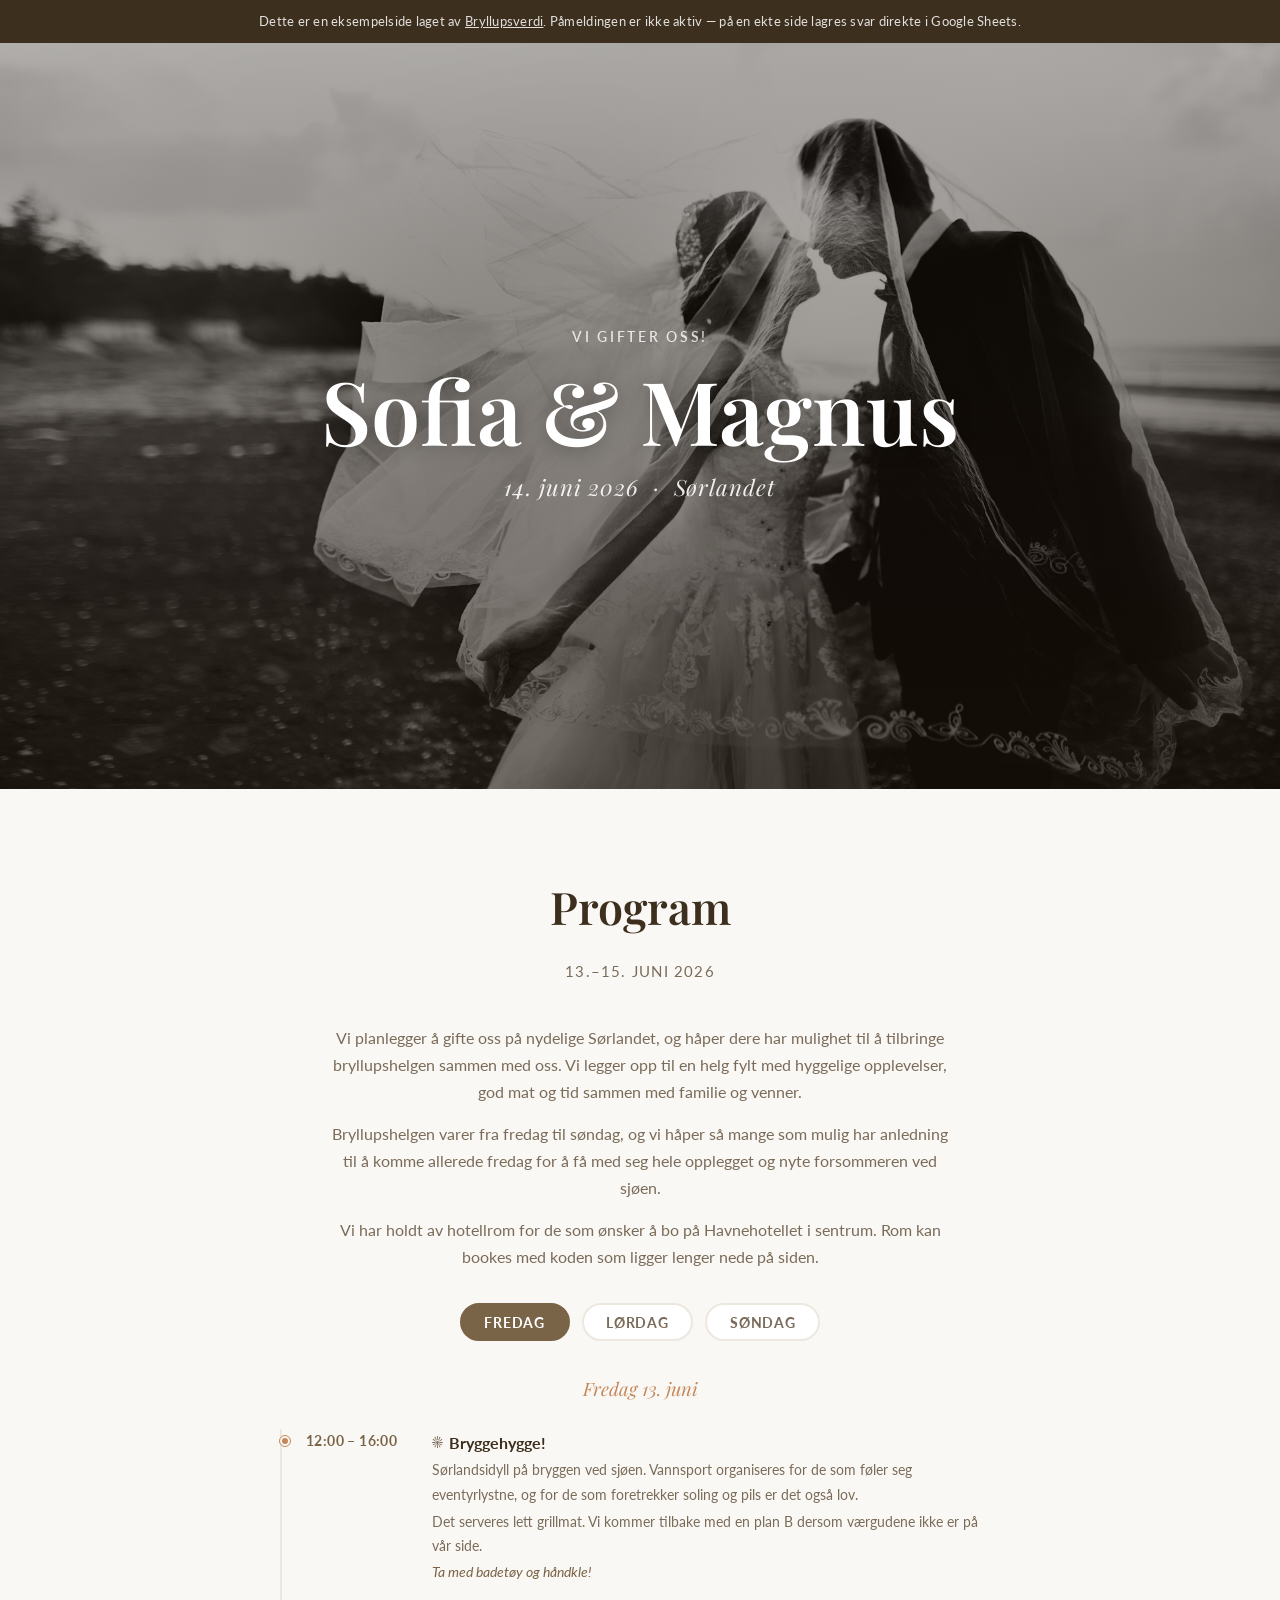
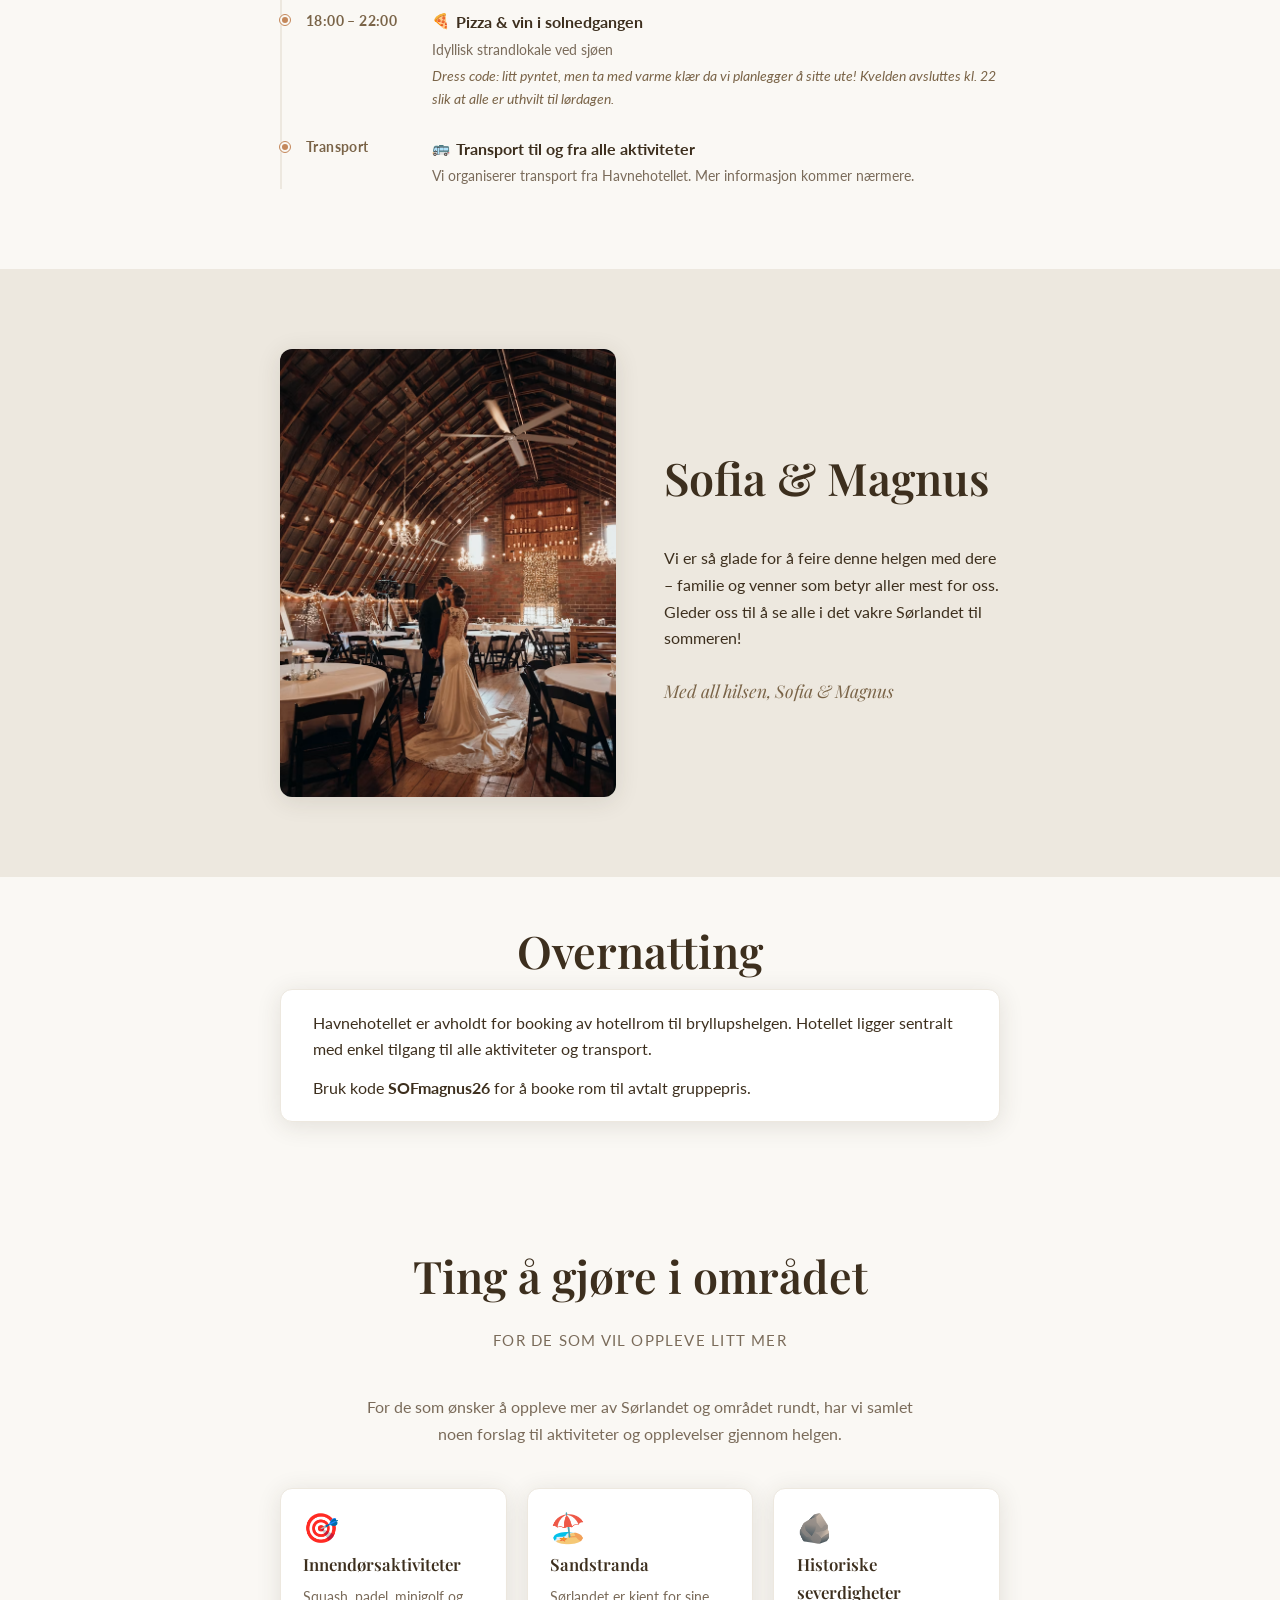
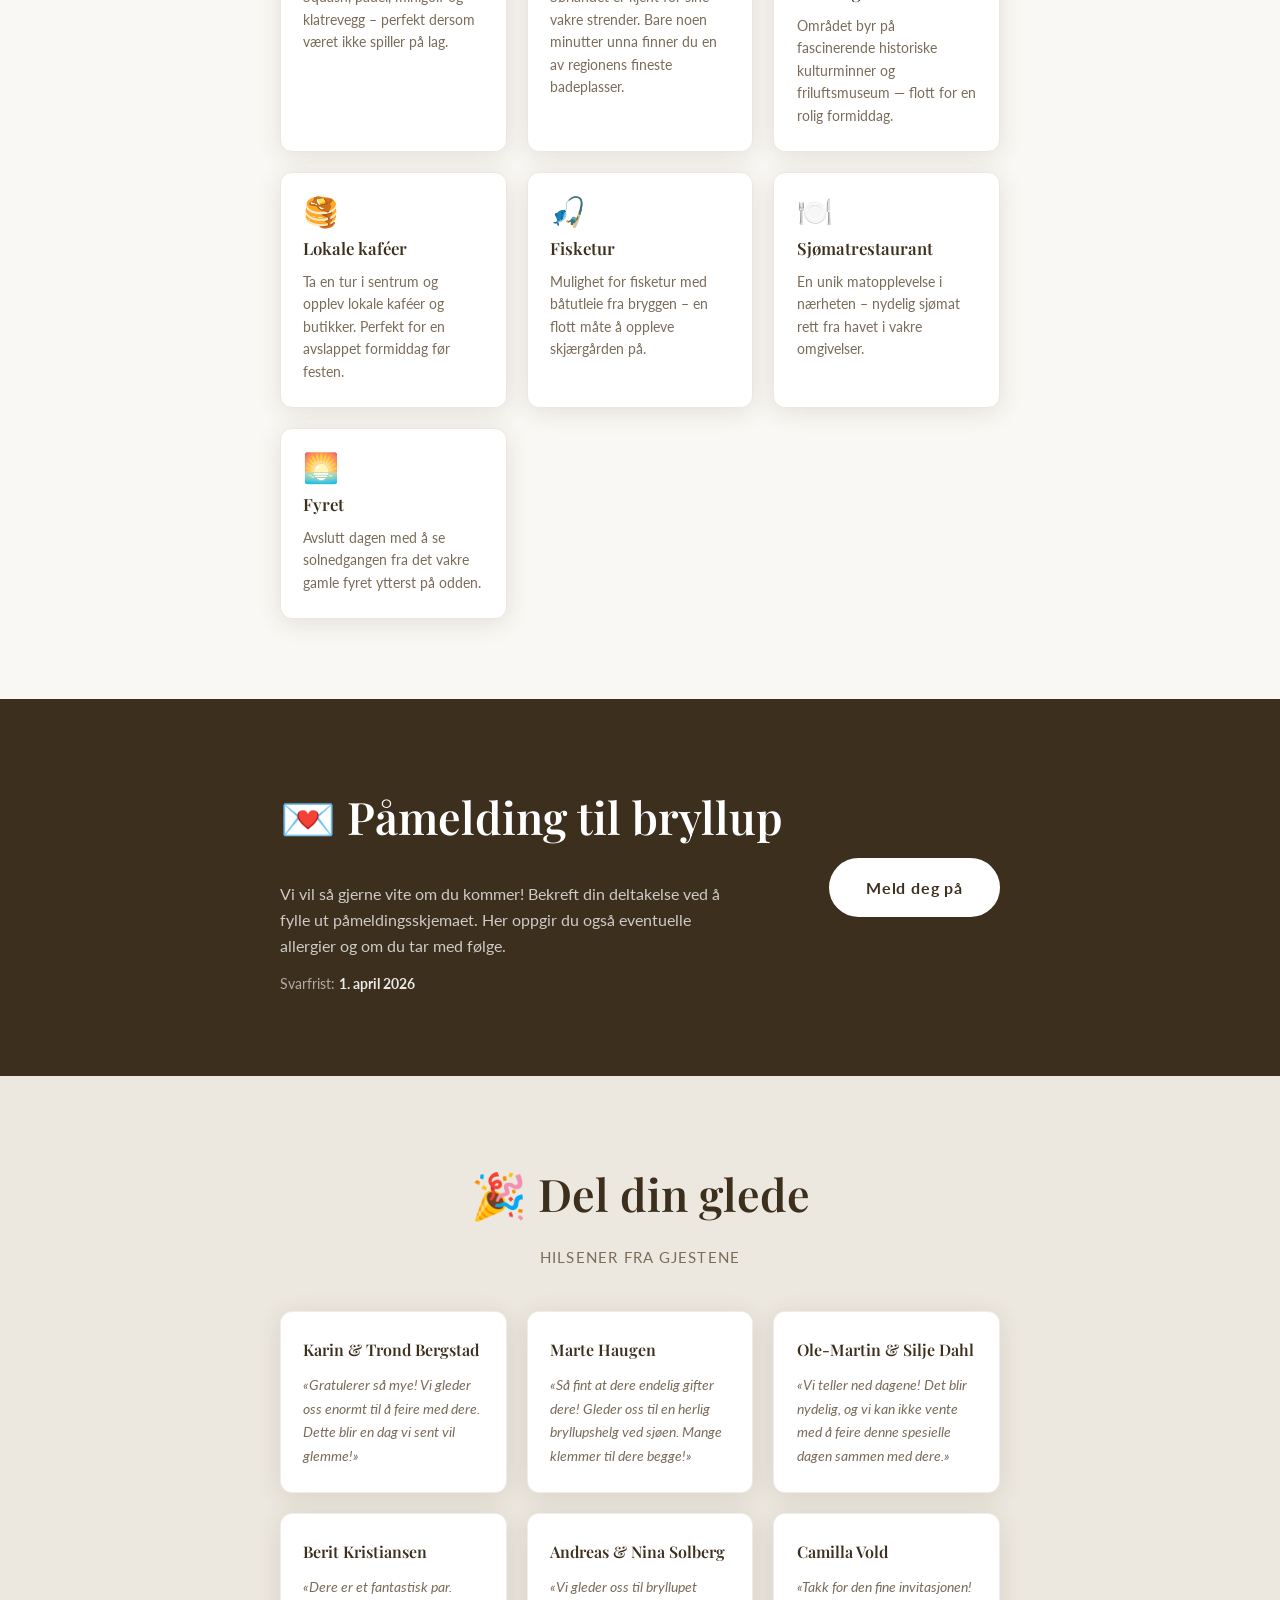
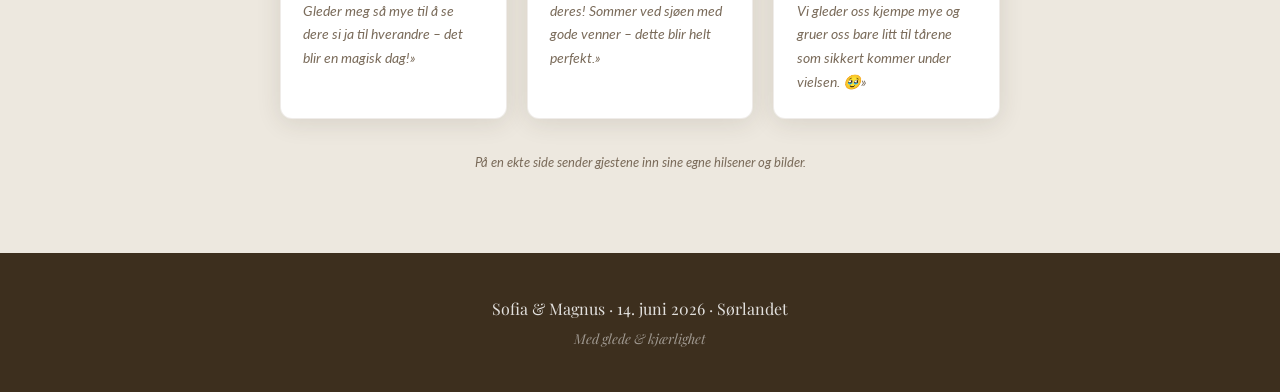
<file: demos/ingridogherman/index.html>
<!DOCTYPE html>
<html lang="no">
<head>
  <meta charset="UTF-8" />
  <meta name="viewport" content="width=device-width, initial-scale=1.0" />
  <meta name="description" content="Sofia og Magnus gifter seg 14. juni 2026 på Sørlandet. Se program, overnatting og meld deg på." />
  <meta name="theme-color" content="#3D2F1E" />
  <title>Sofia &amp; Magnus gifter seg</title>
  <link rel="preconnect" href="https://fonts.googleapis.com" />
  <link rel="preconnect" href="https://fonts.gstatic.com" crossorigin />
  <link href="https://fonts.googleapis.com/css2?family=Playfair+Display:ital,wght@0,400;0,600;1,400&family=Lato:wght@300;400;700&display=swap" rel="stylesheet" />
  <link rel="stylesheet" href="css/style.css" />
</head>
<body>

  <!-- ======= DEMO-BANNER ======= -->
  <div class="demo-banner" role="note">
    Dette er en eksempelside laget av <a href="/" style="color:inherit;text-decoration:underline">Bryllupsverdi</a>.
    Påmeldingen er ikke aktiv — på en ekte side lagres svar direkte i Google Sheets.
  </div>

  <!-- ======= HERO ======= -->
  <section class="hero">
    <img
      class="hero__bg"
      src="../../People102.avif"
      alt="Et brudepar"
      fetchpriority="high"
      decoding="async"
    />
    <div class="hero__overlay"></div>
    <div class="hero__content">
      <p class="hero__label">Vi gifter oss!</p>
      <h1 class="hero__names">Sofia &amp; Magnus</h1>
      <p class="hero__date">14. juni 2026 &nbsp;·&nbsp; Sørlandet</p>
    </div>
    <a href="#program" class="hero__scroll" aria-label="Scroll til program">
      <span class="hero__scroll-icon">↓</span>
    </a>
  </section>

  <!-- ======= PROGRAM ======= -->
  <section class="section program" id="program">
    <div class="container">
      <h2 class="section__title">Program</h2>
      <p class="section__subtitle">13.–15. juni 2026</p>

      <p class="program__intro">
        Vi planlegger å gifte oss på nydelige Sørlandet, og håper dere har mulighet til å tilbringe
        bryllupshelgen sammen med oss. Vi legger opp til en helg fylt med hyggelige opplevelser,
        god mat og tid sammen med familie og venner.
      </p>
      <p class="program__intro">
        Bryllupshelgen varer fra fredag til søndag, og vi håper så mange som mulig har anledning
        til å komme allerede fredag for å få med seg hele opplegget og nyte forsommeren ved sjøen.
      </p>
      <p class="program__intro">
        Vi har holdt av hotellrom for de som ønsker å bo på Havnehotellet i sentrum.
        Rom kan bookes med koden som ligger lenger nede på siden.
      </p>

      <div class="tabs" role="tablist" aria-label="Programdager">
        <button class="tab tab--active" role="tab" aria-selected="true"  aria-controls="fredag" data-day="fredag">Fredag</button>
        <button class="tab"             role="tab" aria-selected="false" aria-controls="lordag" data-day="lordag">Lørdag</button>
        <button class="tab"             role="tab" aria-selected="false" aria-controls="sondag" data-day="sondag">Søndag</button>
      </div>

      <!-- Fredag 13. juni -->
      <div class="day-panel day-panel--active" id="fredag" role="tabpanel" tabindex="0">
        <p class="day-panel__date">Fredag 13. juni</p>
        <ul class="schedule">
          <li class="schedule__item">
            <span class="schedule__time">12:00 – 16:00</span>
            <div class="schedule__info">
              <strong><span class="schedule__icon">☀️</span>Bryggehygge!</strong>
              <span>Sørlandsidyll på bryggen ved sjøen. Vannsport organiseres for de som føler seg eventyrlystne, og for de som foretrekker soling og pils er det også lov.</span>
              <span>Det serveres lett grillmat. Vi kommer tilbake med en plan B dersom værgudene ikke er på vår side.</span>
              <span class="schedule__note">Ta med badetøy og håndkle!</span>
            </div>
          </li>
          <li class="schedule__item">
            <span class="schedule__time">18:00 – 22:00</span>
            <div class="schedule__info">
              <strong><span class="schedule__icon">🍕</span>Pizza &amp; vin i solnedgangen</strong>
              <span>Idyllisk strandlokale ved sjøen</span>
              <span class="schedule__note">Dress code: litt pyntet, men ta med varme klær da vi planlegger å sitte ute! Kvelden avsluttes kl. 22 slik at alle er uthvilt til lørdagen.</span>
            </div>
          </li>
          <li class="schedule__item">
            <span class="schedule__time">Transport</span>
            <div class="schedule__info">
              <strong><span class="schedule__icon">🚌</span>Transport til og fra alle aktiviteter</strong>
              <span>Vi organiserer transport fra Havnehotellet. Mer informasjon kommer nærmere.</span>
            </div>
          </li>
        </ul>
      </div>

      <!-- Lørdag 14. juni -->
      <div class="day-panel" id="lordag" role="tabpanel" tabindex="0">
        <p class="day-panel__date">Lørdag 14. juni · Bryllupsdagen</p>
        <ul class="schedule">
          <li class="schedule__item">
            <span class="schedule__time">Kl. 13:00</span>
            <div class="schedule__info">
              <strong><span class="schedule__icon">🚌</span>Henting</strong>
              <span>Oppmøte utenfor Havnehotellet for avreise til vielsesstedet.</span>
            </div>
          </li>
          <li class="schedule__item">
            <span class="schedule__time">Kl. 14:00</span>
            <div class="schedule__info">
              <strong><span class="schedule__icon">💍</span>Vielse av Sofia &amp; Magnus</strong>
              <span>Solvika kapell · Etter vielsen går turen direkte videre til festlokalet ved sjøen.</span>
            </div>
          </li>
          <li class="schedule__item">
            <span class="schedule__time">Kl. 15:30</span>
            <div class="schedule__info">
              <strong><span class="schedule__icon">🎉</span>Middag &amp; fest ved sjøen</strong>
              <span>Middag, taler og feiring utover kvelden med musikk, dans og sommerstemning.</span>
              <span class="schedule__note">Dress code: Smoking / mørk dress</span>
              <span class="schedule__note">Toastmaster tar imot innlegg — kontakt dem for å si noen ord.</span>
            </div>
          </li>
          <li class="schedule__item">
            <span class="schedule__time">23:00 – 02:00</span>
            <div class="schedule__info">
              <strong><span class="schedule__icon">🚌</span>Transport til Havnehotellet</strong>
              <span>Avgang fra festlokalet hver time mellom kl. 23:00 og 02:00.</span>
            </div>
          </li>
        </ul>
      </div>

      <!-- Søndag 15. juni -->
      <div class="day-panel" id="sondag" role="tabpanel" tabindex="0">
        <p class="day-panel__date">Søndag 15. juni</p>
        <ul class="schedule">
          <li class="schedule__item">
            <span class="schedule__time">09:00 – 12:00</span>
            <div class="schedule__info">
              <strong><span class="schedule__icon">🥐</span>Brunchbuffet på Havnehotellet</strong>
              <span>Alle er velkomne – også de som ikke bor på hotellet.</span>
              <span class="schedule__note">Søndag blir en ny dag da.</span>
            </div>
          </li>
        </ul>
      </div>
    </div>
  </section>

  <!-- ======= PARBILDE / OM OSS ======= -->
  <section class="section couple">
    <div class="container couple__inner">
      <div class="couple__img-wrap">
        <img
          src="../../People100.avif"
          alt="Et brudepar"
          class="couple__img"
          loading="lazy"
          decoding="async"
        />
      </div>
      <div class="couple__text">
        <h2 class="section__title section__title--left">Sofia &amp; Magnus</h2>
        <p>
          Vi er så glade for å feire denne helgen med dere – familie og venner
          som betyr aller mest for oss. Gleder oss til å se alle i det vakre
          Sørlandet til sommeren!
        </p>
        <p class="couple__sig">Med all hilsen, Sofia &amp; Magnus</p>
      </div>
    </div>
  </section>

  <!-- ======= HOTELL ======= -->
  <section class="section hotel" id="hotell">
    <div class="container">
      <h2 class="section__title">Overnatting</h2>
      <div class="hotel__card">
        <div class="hotel__text">
          <p>
            Havnehotellet er avholdt for booking av hotellrom til bryllupshelgen.
            Hotellet ligger sentralt med enkel tilgang til alle aktiviteter og transport.
          </p>
          <p>
            Bruk kode <strong>SOFmagnus26</strong> for å booke rom til avtalt gruppepris.
          </p>
        </div>
      </div>
    </div>
  </section>

  <!-- ======= TING Å GJØRE ======= -->
  <section class="section aktiviteter" id="aktiviteter">
    <div class="container">
      <h2 class="section__title">Ting å gjøre i området</h2>
      <p class="section__subtitle">For de som vil oppleve litt mer</p>
      <p class="aktiviteter__intro">
        For de som ønsker å oppleve mer av Sørlandet og området rundt, har vi samlet noen forslag
        til aktiviteter og opplevelser gjennom helgen.
      </p>
      <div class="aktiviteter__grid">

        <div class="aktivitet-kort">
          <div class="aktivitet-kort__ikon">🎯</div>
          <h3>Innendørsaktiviteter</h3>
          <p>Squash, padel, minigolf og klatrevegg – perfekt dersom været ikke spiller på lag.</p>
        </div>

        <div class="aktivitet-kort">
          <div class="aktivitet-kort__ikon">🏖️</div>
          <h3>Sandstranda</h3>
          <p>Sørlandet er kjent for sine vakre strender. Bare noen minutter unna finner du en av regionens fineste badeplasser.</p>
        </div>

        <div class="aktivitet-kort">
          <div class="aktivitet-kort__ikon">🪨</div>
          <h3>Historiske severdigheter</h3>
          <p>Området byr på fascinerende historiske kulturminner og friluftsmuseum — flott for en rolig formiddag.</p>
        </div>

        <div class="aktivitet-kort">
          <div class="aktivitet-kort__ikon">🥞</div>
          <h3>Lokale kaféer</h3>
          <p>Ta en tur i sentrum og opplev lokale kaféer og butikker. Perfekt for en avslappet formiddag før festen.</p>
        </div>

        <div class="aktivitet-kort">
          <div class="aktivitet-kort__ikon">🎣</div>
          <h3>Fisketur</h3>
          <p>Mulighet for fisketur med båtutleie fra bryggen – en flott måte å oppleve skjærgården på.</p>
        </div>

        <div class="aktivitet-kort">
          <div class="aktivitet-kort__ikon">🍽️</div>
          <h3>Sjømatrestaurant</h3>
          <p>En unik matopplevelse i nærheten – nydelig sjømat rett fra havet i vakre omgivelser.</p>
        </div>

        <div class="aktivitet-kort">
          <div class="aktivitet-kort__ikon">🌅</div>
          <h3>Fyret</h3>
          <p>Avslutt dagen med å se solnedgangen fra det vakre gamle fyret ytterst på odden.</p>
        </div>

      </div>
    </div>
  </section>

  <!-- ======= PÅMELDING ======= -->
  <section class="section rsvp-teaser" id="paamelding">
    <div class="container rsvp-teaser__inner">
      <div class="rsvp-teaser__text">
        <h2 class="section__title section__title--left">💌 Påmelding til bryllup</h2>
        <p>
          Vi vil så gjerne vite om du kommer! Bekreft din deltakelse ved å fylle ut
          påmeldingsskjemaet. Her oppgir du også eventuelle allergier og om du tar med følge.
        </p>
        <p class="rsvp-teaser__deadline">Svarfrist: <strong>1. april 2026</strong></p>
      </div>
      <a href="paamelding.html" class="btn-rsvp">Meld deg på</a>
    </div>
  </section>

  <!-- ======= DEL DIN GLEDE ======= -->
  <section class="section glede" id="glede">
    <div class="container">
      <h2 class="section__title">🎉 Del din glede</h2>
      <p class="section__subtitle">Hilsener fra gjestene</p>
      <div class="glede__grid">

        <div class="glede__kort">
          <p class="glede__navn">Karin &amp; Trond Bergstad</p>
          <p class="glede__hilsen">«Gratulerer så mye! Vi gleder oss enormt til å feire med dere. Dette blir en dag vi sent vil glemme!»</p>
        </div>

        <div class="glede__kort">
          <p class="glede__navn">Marte Haugen</p>
          <p class="glede__hilsen">«Så fint at dere endelig gifter dere! Gleder oss til en herlig bryllupshelg ved sjøen. Mange klemmer til dere begge!»</p>
        </div>

        <div class="glede__kort">
          <p class="glede__navn">Ole-Martin &amp; Silje Dahl</p>
          <p class="glede__hilsen">«Vi teller ned dagene! Det blir nydelig, og vi kan ikke vente med å feire denne spesielle dagen sammen med dere.»</p>
        </div>

        <div class="glede__kort">
          <p class="glede__navn">Berit Kristiansen</p>
          <p class="glede__hilsen">«Dere er et fantastisk par. Gleder meg så mye til å se dere si ja til hverandre – det blir en magisk dag!»</p>
        </div>

        <div class="glede__kort">
          <p class="glede__navn">Andreas &amp; Nina Solberg</p>
          <p class="glede__hilsen">«Vi gleder oss til bryllupet deres! Sommer ved sjøen med gode venner – dette blir helt perfekt.»</p>
        </div>

        <div class="glede__kort">
          <p class="glede__navn">Camilla Vold</p>
          <p class="glede__hilsen">«Takk for den fine invitasjonen! Vi gleder oss kjempe mye og gruer oss bare litt til tårene som sikkert kommer under vielsen. 🥹»</p>
        </div>

      </div>
      <p class="glede__note">På en ekte side sender gjestene inn sine egne hilsener og bilder.</p>
    </div>
  </section>

  <!-- ======= FOOTER ======= -->
  <footer class="footer">
    <p>Sofia &amp; Magnus · 14. juni 2026 · Sørlandet</p>
    <p class="footer__small">Med glede &amp; kjærlighet</p>
  </footer>

  <script src="js/main.js"></script>
</body>
</html>
</file>
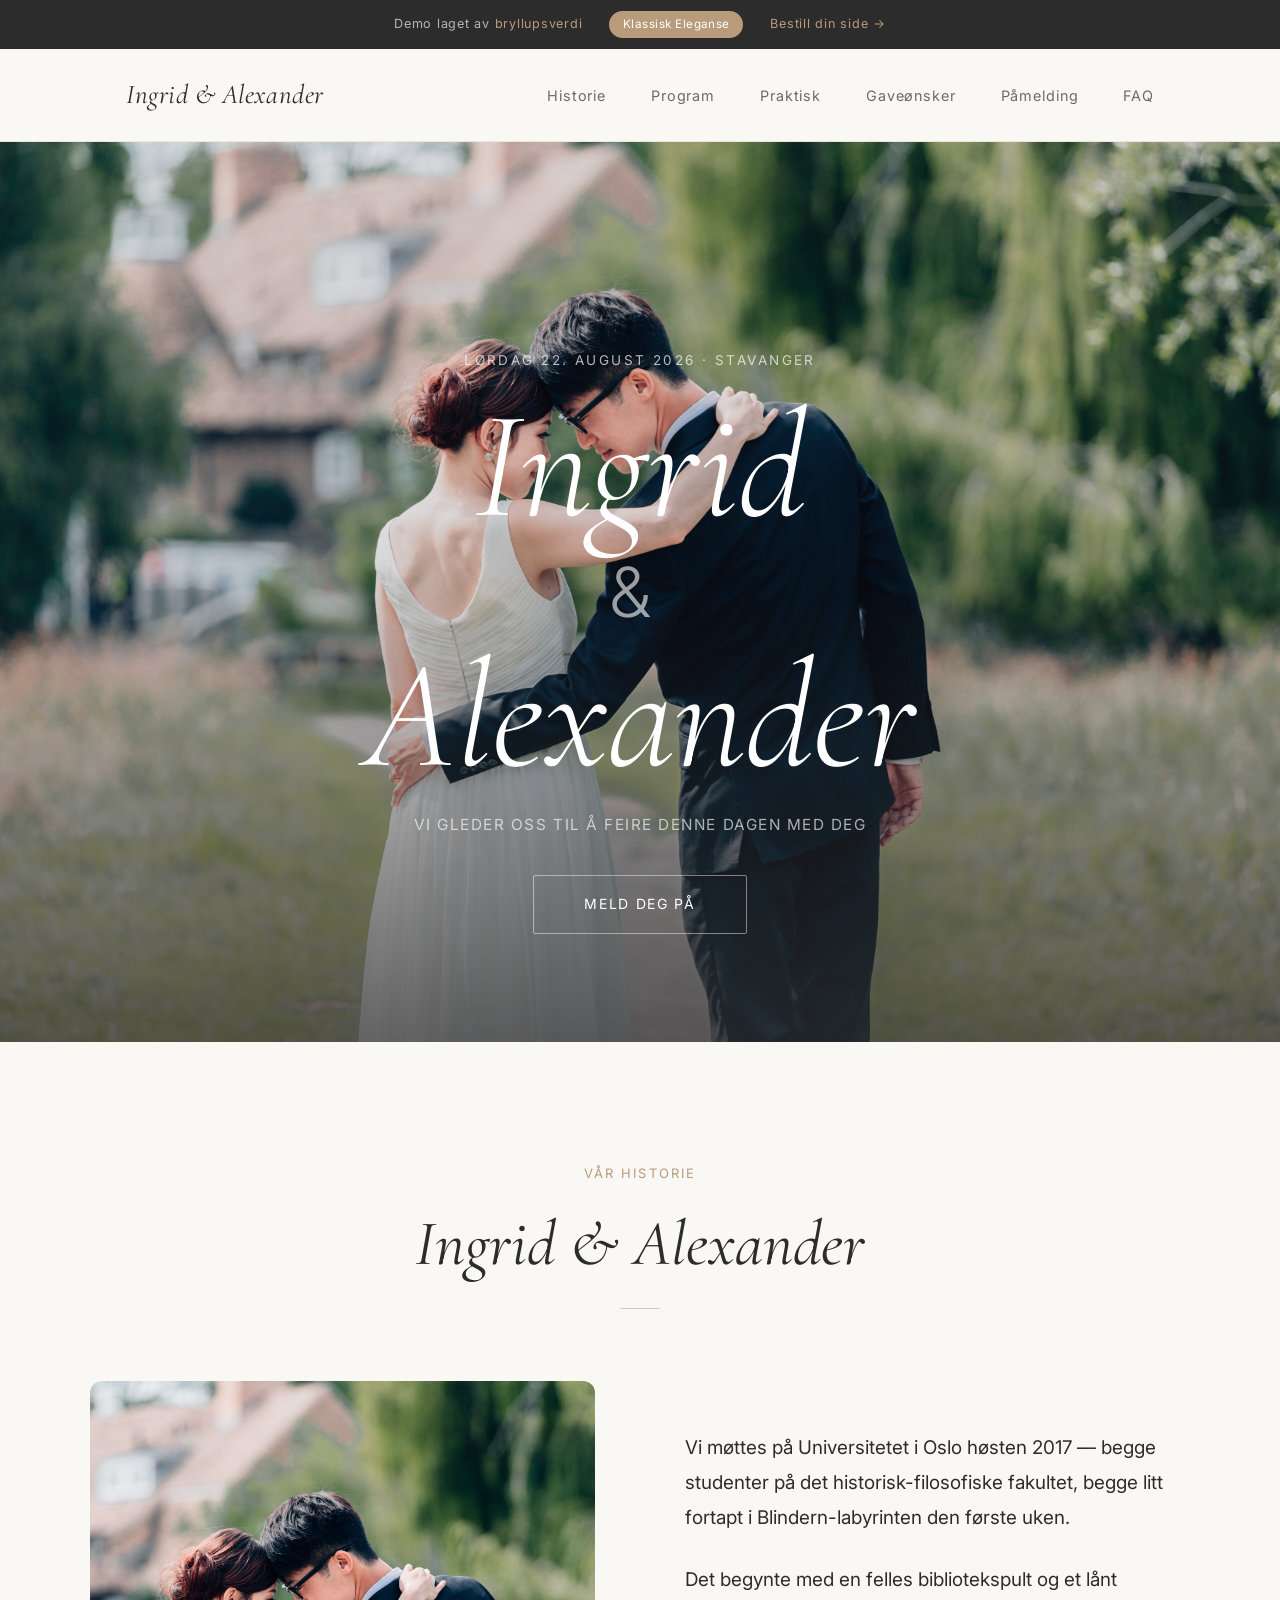
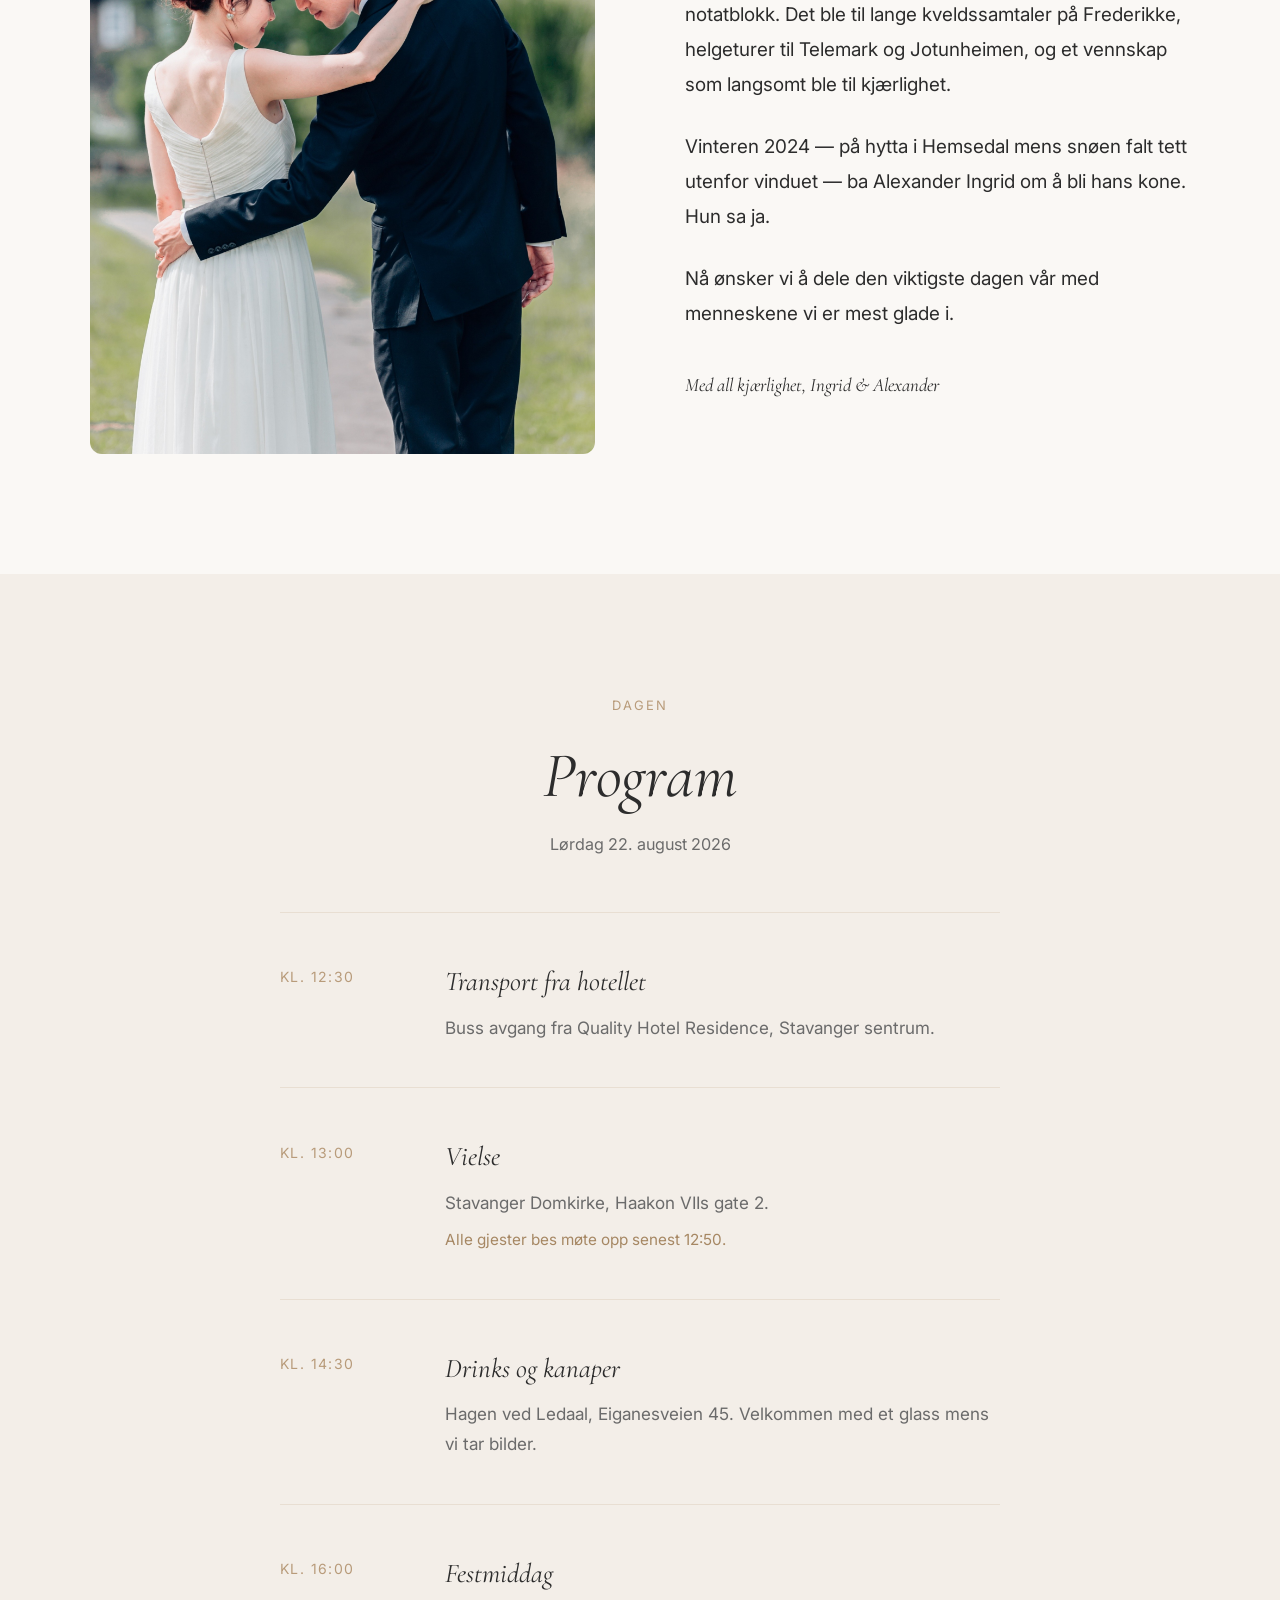
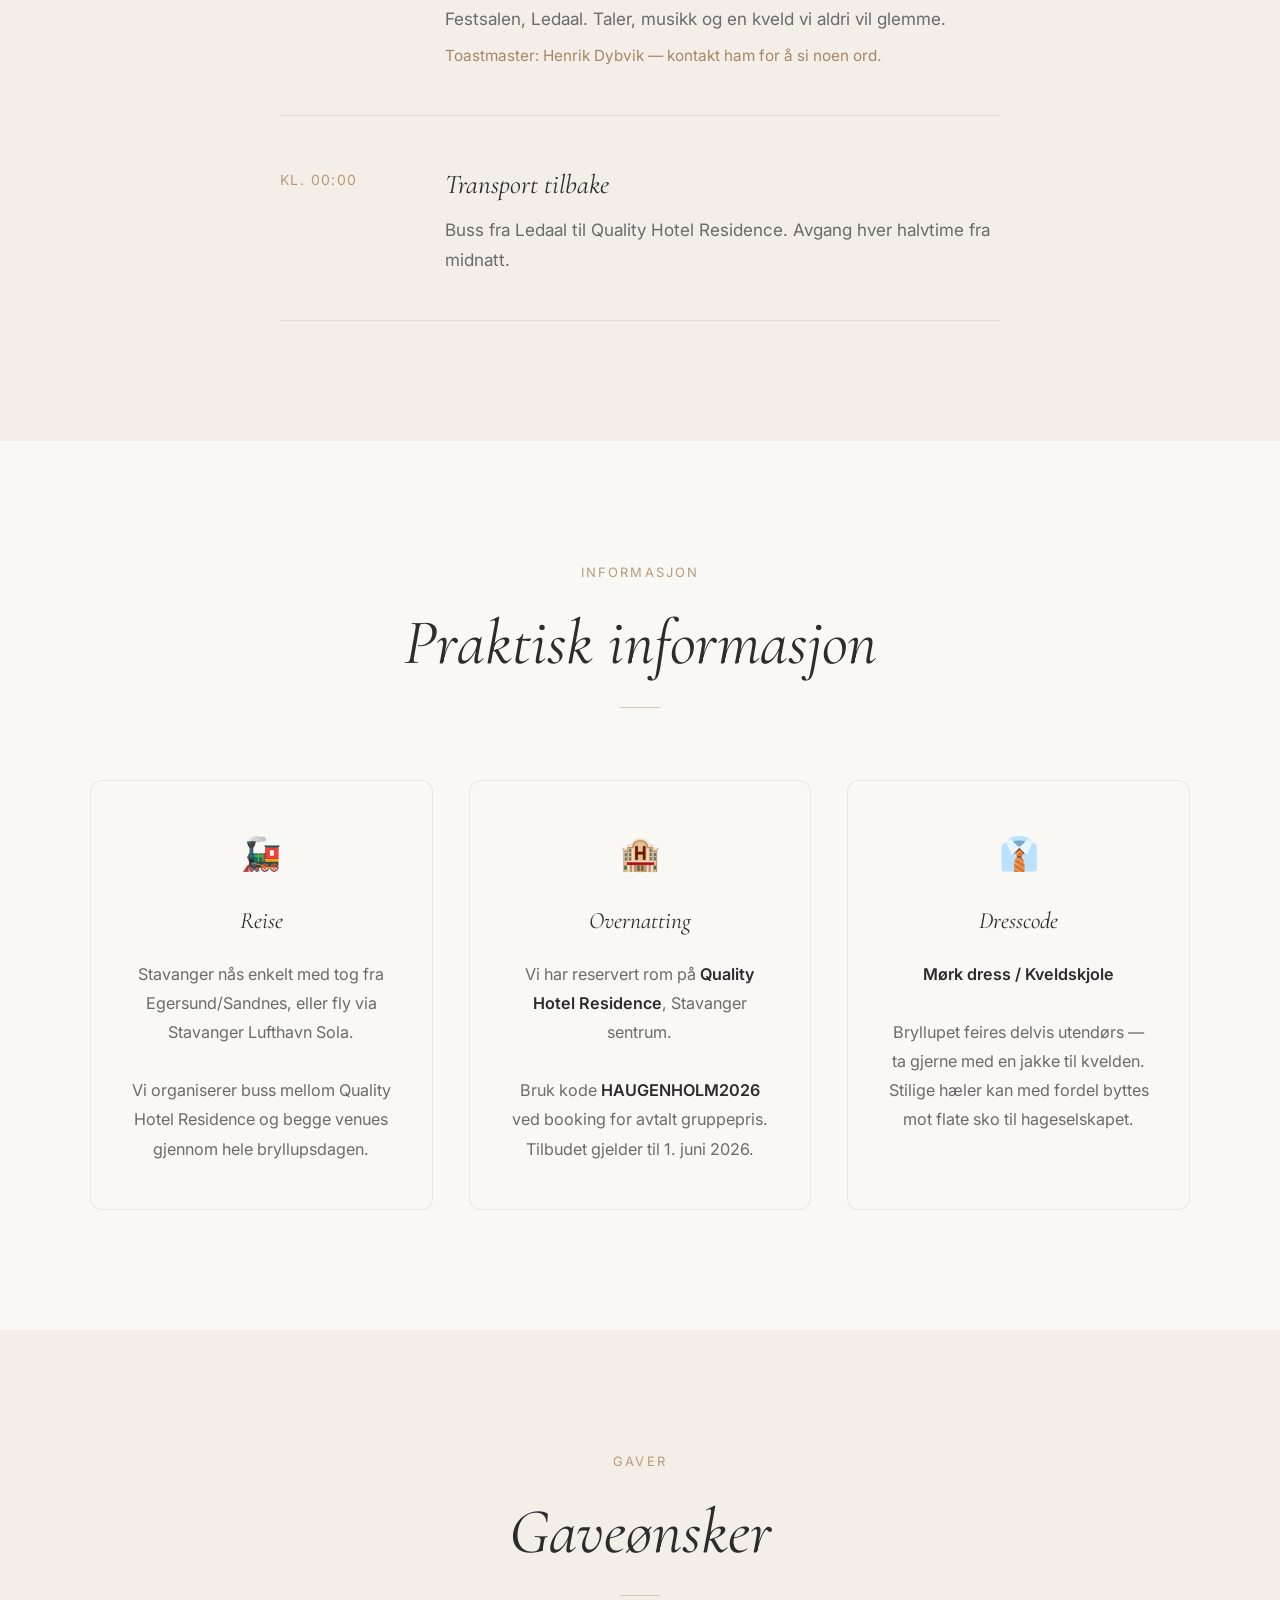
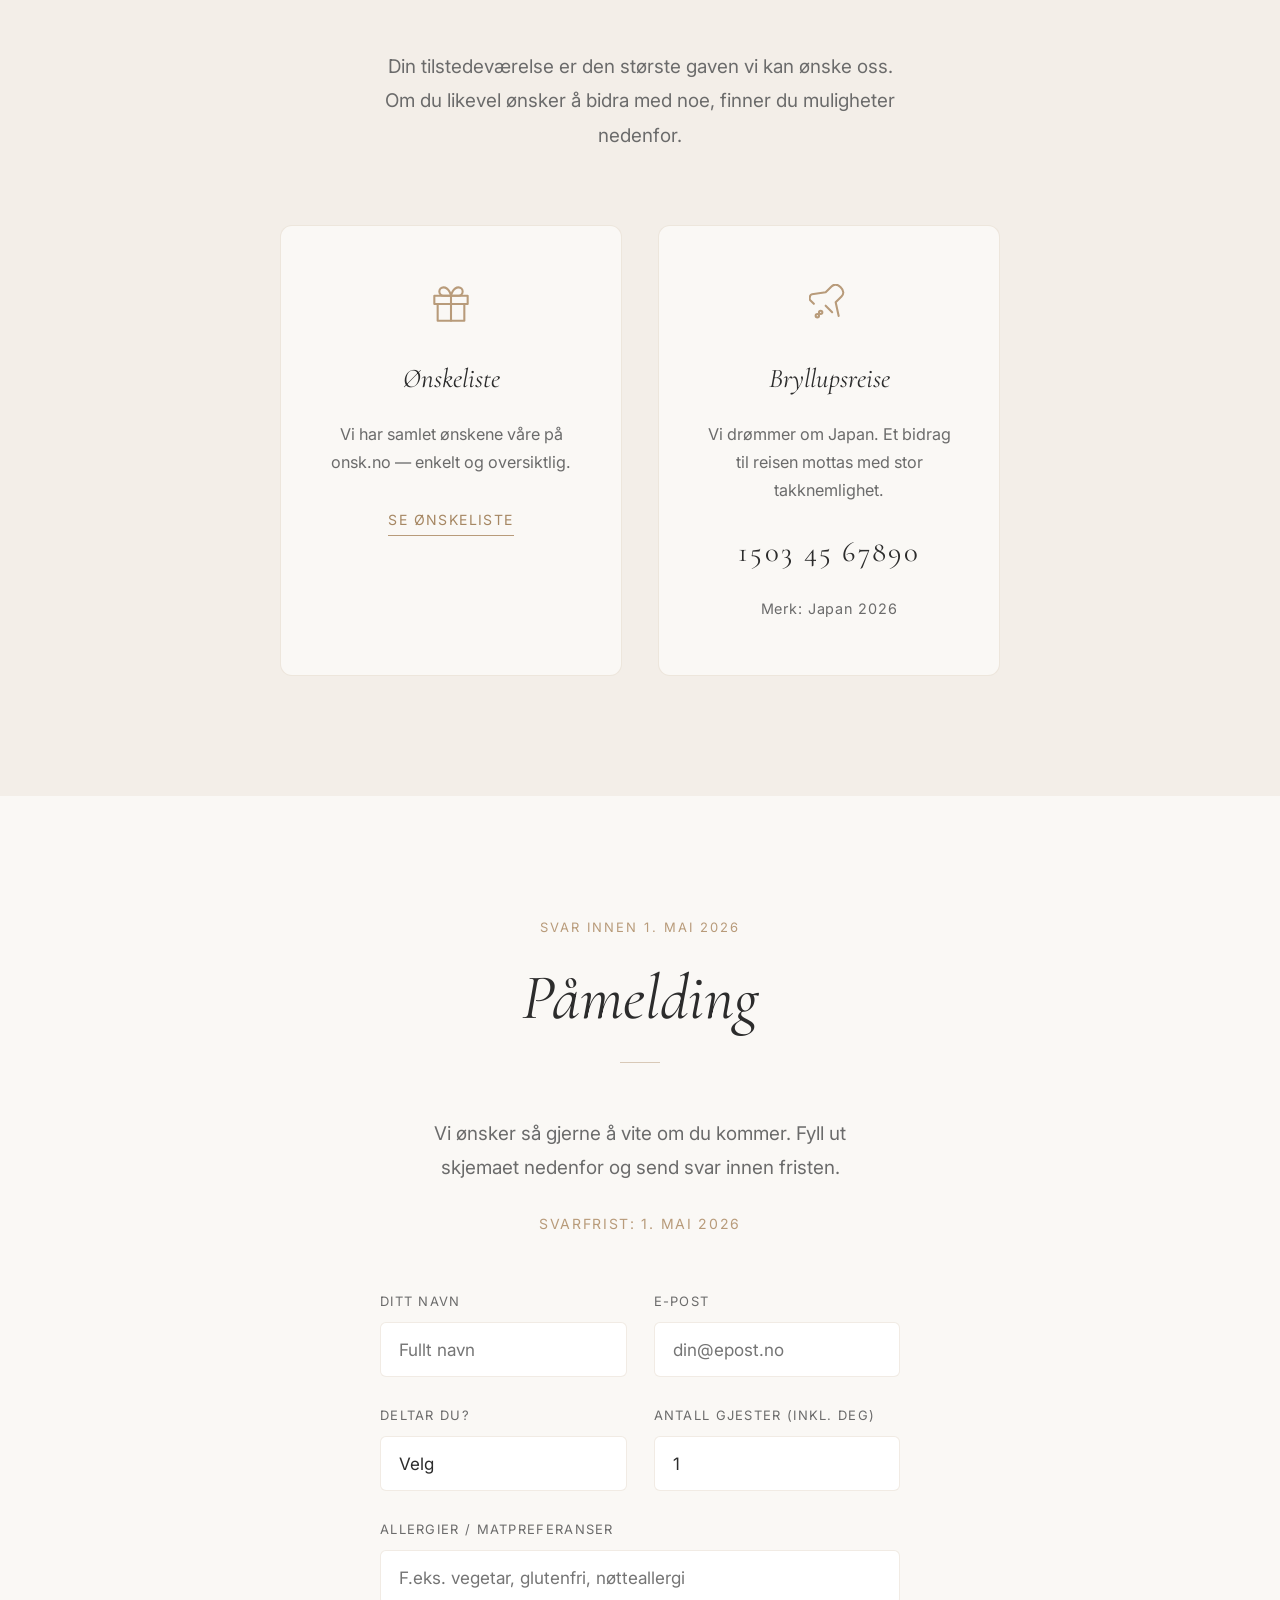
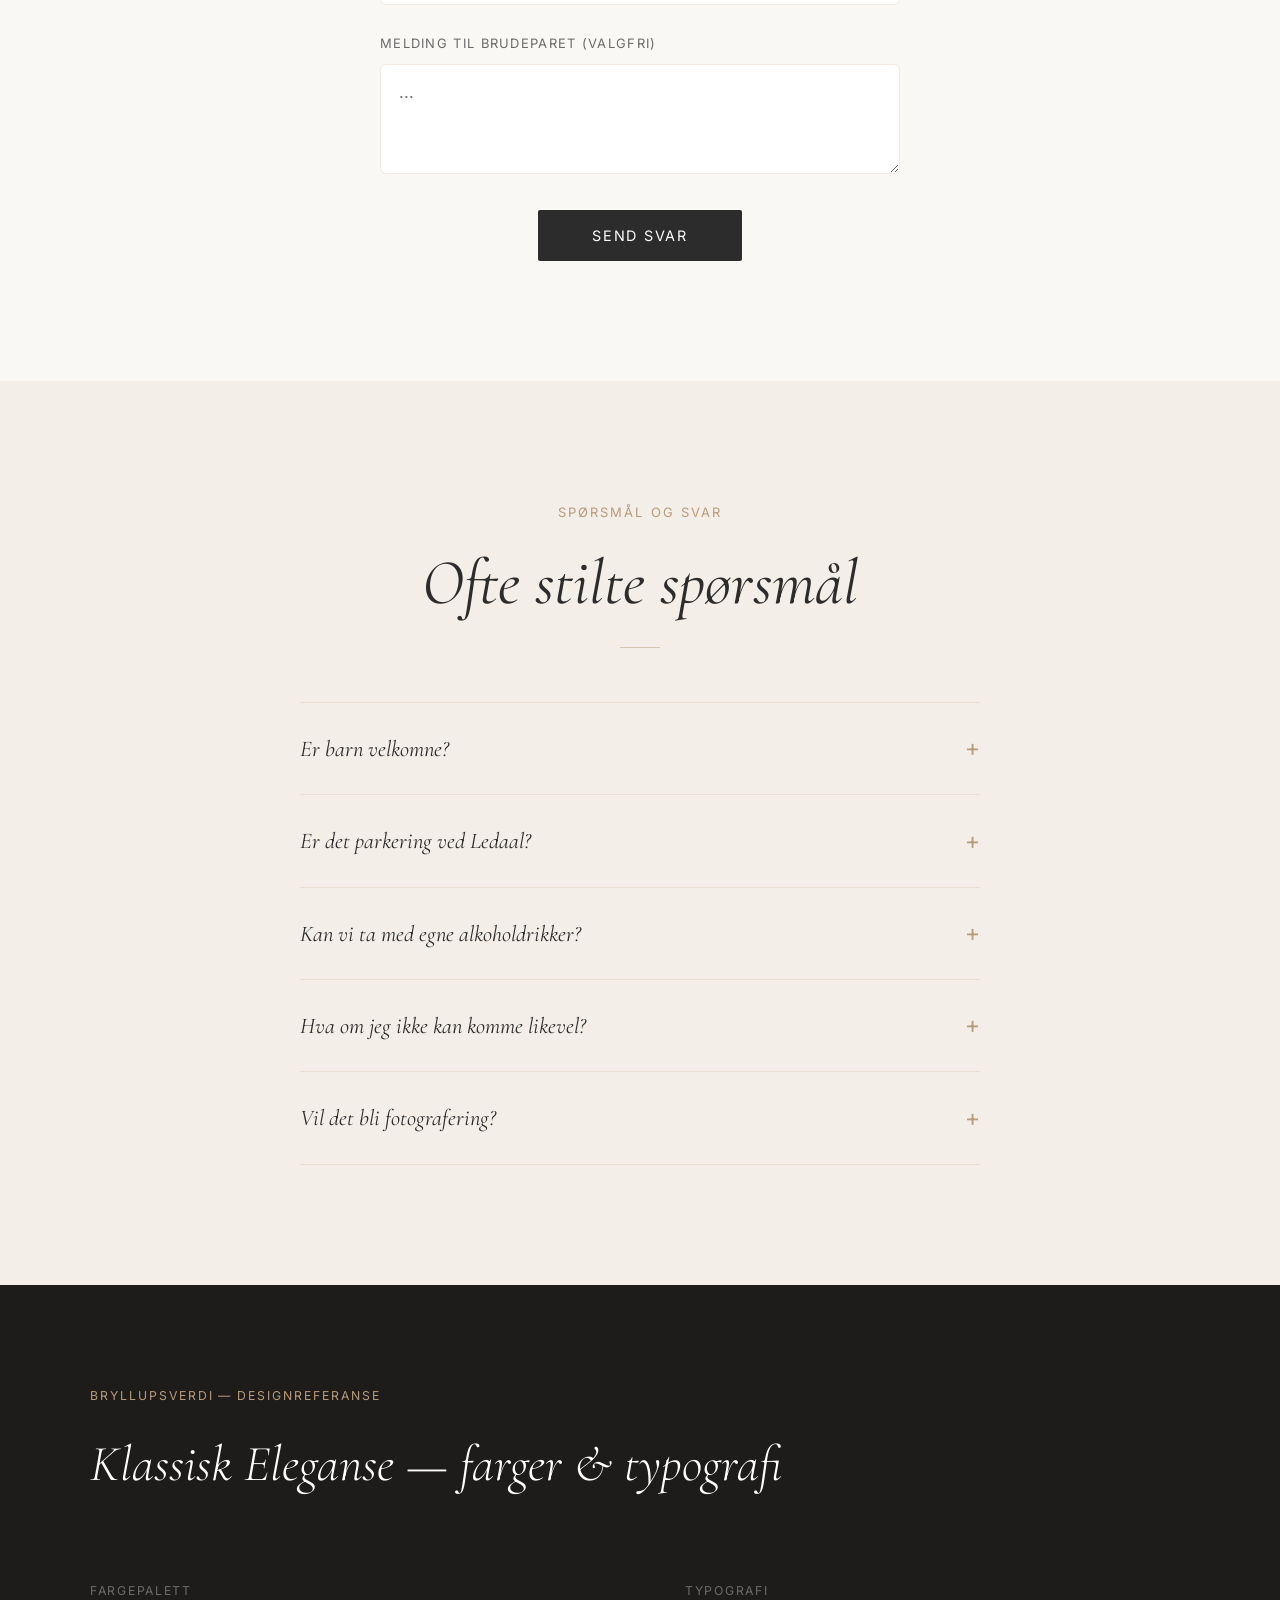
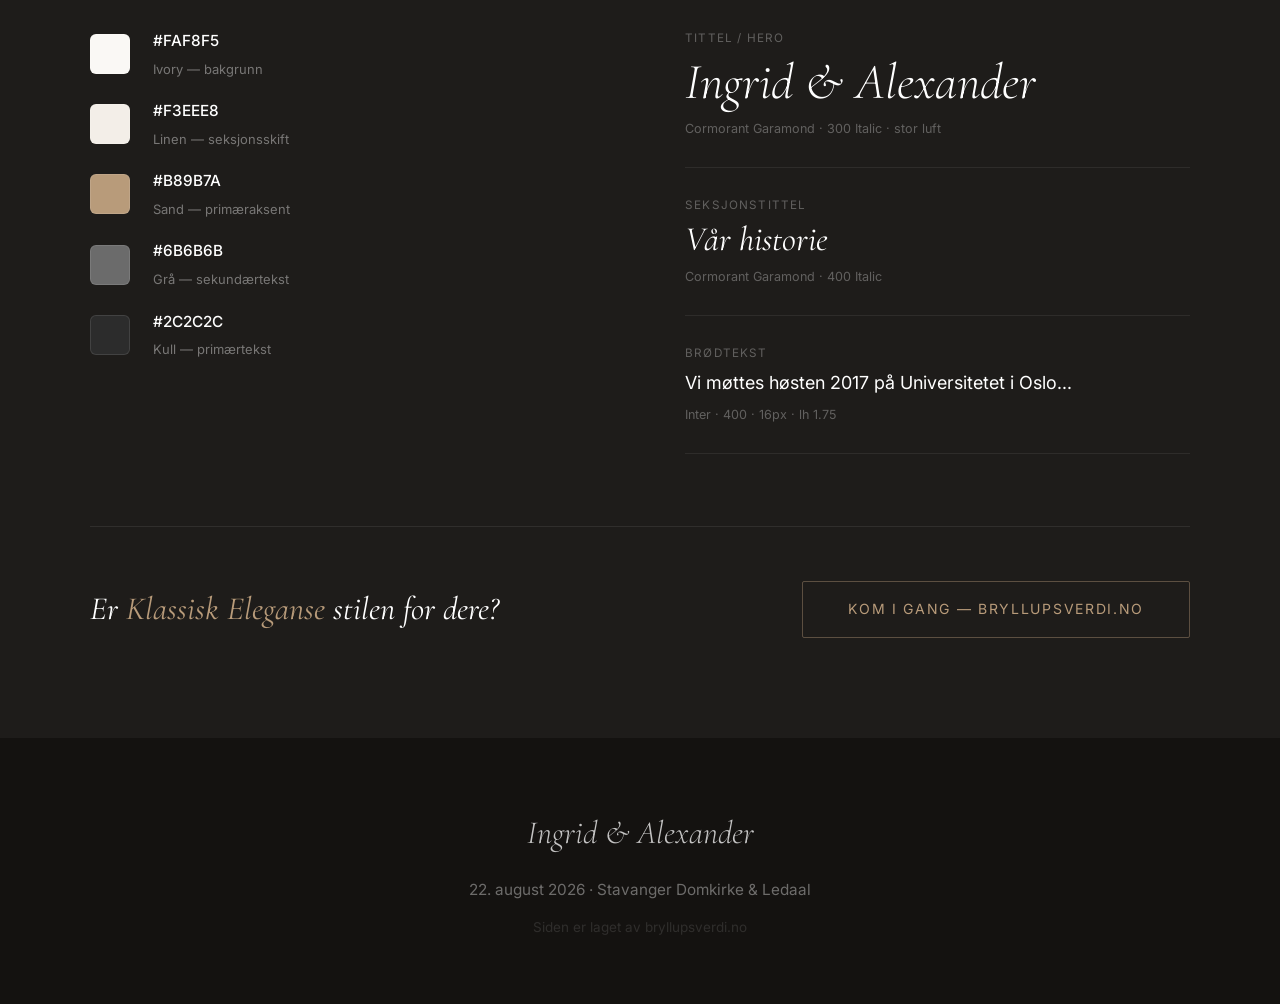
<file: demos/klassisk/index.html>
<!DOCTYPE html>
<html lang="no">
<head>
  <meta charset="UTF-8">
  <meta name="viewport" content="width=device-width, initial-scale=1.0">
  <title>Ingrid & Alexander — 22. august 2026</title>
  <link rel="preconnect" href="https://fonts.googleapis.com">
  <link rel="preconnect" href="https://fonts.gstatic.com" crossorigin>
  <link href="https://fonts.googleapis.com/css2?family=Cormorant+Garamond:ital,wght@0,300;0,400;0,500;0,600;1,300;1,400;1,600&family=Inter:wght@300;400;500;600&display=swap" rel="stylesheet">
  <link rel="stylesheet" href="style.css">
</head>
<body>

  <!-- DEMO BANNER -->
  <div class="demo-banner">
    <span>Demo laget av <a href="../../index.html">bryllupsverdi</a></span>
    <span class="demo-banner__style">Klassisk Eleganse</span>
    <a href="../../index.html#kontakt">Bestill din side →</a>
  </div>

  <!-- NAV -->
  <nav class="nav" aria-label="Navigasjon">
    <div class="nav__inner">
      <span class="nav__logo">Ingrid & Alexander</span>
      <button class="nav__toggle" id="navToggle" aria-label="Åpne meny" aria-expanded="false">
        <span></span><span></span><span></span>
      </button>
      <ul class="nav__links" id="navLinks">
        <li><a href="#historie" class="nav__close-on-click">Historie</a></li>
        <li><a href="#program" class="nav__close-on-click">Program</a></li>
        <li><a href="#praktisk" class="nav__close-on-click">Praktisk</a></li>
        <li><a href="#gaver" class="nav__close-on-click">Gaveønsker</a></li>
        <li><a href="#rsvp" class="nav__close-on-click">Påmelding</a></li>
        <li><a href="#faq" class="nav__close-on-click">FAQ</a></li>
      </ul>
    </div>
  </nav>

  <!-- HERO -->
  <section class="hero">
    <img class="hero__img" src="../../assets/images/hero-klassisk.jpg"
         alt="Ingrid & Alexander" fetchpriority="high">
    <div class="hero__overlay"></div>
    <div class="hero__content">
      <p class="hero__eyebrow">Lørdag 22. august 2026 · Stavanger</p>
      <h1 class="hero__title">
        Ingrid
        <span>&amp;</span>
        Alexander
      </h1>
      <p class="hero__sub">Vi gleder oss til å feire denne dagen med deg</p>
      <a href="#rsvp" class="btn-gold">Meld deg på</a>
    </div>
  </section>


  <!-- VÅR HISTORIE -->
  <section class="section section--ivory" id="historie">
    <div class="container">
      <span class="section__eyebrow">Vår historie</span>
      <h2 class="section__title">Ingrid & Alexander</h2>
      <div class="section__divider"></div>

      <div class="story__grid">
        <div class="story__img">
          <img src="../../assets/images/hero-klassisk.jpg" alt="Ingrid & Alexander">
        </div>
        <div class="story__body">
          <p>Vi møttes på Universitetet i Oslo høsten 2017 — begge studenter på det historisk-filosofiske fakultet, begge litt fortapt i Blindern-labyrinten den første uken.</p>
          <p>Det begynte med en felles bibliotekspult og et lånt notatblokk. Det ble til lange kveldssamtaler på Frederikke, helgeturer til Telemark og Jotunheimen, og et vennskap som langsomt ble til kjærlighet.</p>
          <p>Vinteren 2024 — på hytta i Hemsedal mens snøen falt tett utenfor vinduet — ba Alexander Ingrid om å bli hans kone. Hun sa ja.</p>
          <p>Nå ønsker vi å dele den viktigste dagen vår med menneskene vi er mest glade i.</p>
          <p class="story__sig">Med all kjærlighet, Ingrid & Alexander</p>
        </div>
      </div>
    </div>
  </section>


  <!-- PROGRAM -->
  <section class="section section--cream" id="program">
    <div class="container container--narrow">
      <span class="section__eyebrow">Dagen</span>
      <h2 class="section__title">Program</h2>
      <p class="section__subtitle">Lørdag 22. august 2026</p>

      <div class="programme__schedule">
        <div class="programme__item">
          <span class="programme__time">Kl. 12:30</span>
          <div>
            <p class="programme__title">Transport fra hotellet</p>
            <p class="programme__desc">Buss avgang fra Quality Hotel Residence, Stavanger sentrum.</p>
          </div>
        </div>
        <div class="programme__item">
          <span class="programme__time">Kl. 13:00</span>
          <div>
            <p class="programme__title">Vielse</p>
            <p class="programme__desc">Stavanger Domkirke, Haakon VIIs gate 2.</p>
            <p class="programme__note">Alle gjester bes møte opp senest 12:50.</p>
          </div>
        </div>
        <div class="programme__item">
          <span class="programme__time">Kl. 14:30</span>
          <div>
            <p class="programme__title">Drinks og kanaper</p>
            <p class="programme__desc">Hagen ved Ledaal, Eiganesveien 45. Velkommen med et glass mens vi tar bilder.</p>
          </div>
        </div>
        <div class="programme__item">
          <span class="programme__time">Kl. 16:00</span>
          <div>
            <p class="programme__title">Festmiddag</p>
            <p class="programme__desc">Festsalen, Ledaal. Taler, musikk og en kveld vi aldri vil glemme.</p>
            <p class="programme__note">Toastmaster: Henrik Dybvik — kontakt ham for å si noen ord.</p>
          </div>
        </div>
        <div class="programme__item">
          <span class="programme__time">Kl. 00:00</span>
          <div>
            <p class="programme__title">Transport tilbake</p>
            <p class="programme__desc">Buss fra Ledaal til Quality Hotel Residence. Avgang hver halvtime fra midnatt.</p>
          </div>
        </div>
      </div>
    </div>
  </section>


  <!-- PRAKTISK -->
  <section class="section section--ivory" id="praktisk">
    <div class="container">
      <span class="section__eyebrow">Informasjon</span>
      <h2 class="section__title">Praktisk informasjon</h2>
      <div class="section__divider"></div>

      <div class="praktisk__grid">
        <div class="praktisk__card">
          <span class="praktisk__icon">🚂</span>
          <p class="praktisk__card-title">Reise</p>
          <p class="praktisk__card-text">
            Stavanger nås enkelt med tog fra Egersund/Sandnes, eller fly via Stavanger Lufthavn Sola.<br><br>
            Vi organiserer buss mellom Quality Hotel Residence og begge venues gjennom hele bryllupsdagen.
          </p>
        </div>
        <div class="praktisk__card">
          <span class="praktisk__icon">🏨</span>
          <p class="praktisk__card-title">Overnatting</p>
          <p class="praktisk__card-text">
            Vi har reservert rom på <strong>Quality Hotel Residence</strong>, Stavanger sentrum.<br><br>
            Bruk kode <strong>HAUGENHOLM2026</strong> ved booking for avtalt gruppepris. Tilbudet gjelder til 1. juni 2026.
          </p>
        </div>
        <div class="praktisk__card">
          <span class="praktisk__icon">👔</span>
          <p class="praktisk__card-title">Dresscode</p>
          <p class="praktisk__card-text">
            <strong>Mørk dress / Kveldskjole</strong><br><br>
            Bryllupet feires delvis utendørs — ta gjerne med en jakke til kvelden. Stilige hæler kan med fordel byttes mot flate sko til hageselskapet.
          </p>
        </div>
      </div>
    </div>
  </section>


  <!-- GAVEØNSKER -->
  <section class="section section--cream" id="gaver">
    <div class="container container--narrow">
      <span class="section__eyebrow">Gaver</span>
      <h2 class="section__title">Gaveønsker</h2>
      <div class="section__divider"></div>
      <p class="gifts__intro">
        Din tilstedeværelse er den største gaven vi kan ønske oss. Om du likevel ønsker å bidra med noe, finner du muligheter nedenfor.
      </p>

      <div class="gifts__grid">
        <div class="gifts__card">
          <div class="gifts__card-icon">
            <svg xmlns="http://www.w3.org/2000/svg" width="40" height="40" viewBox="0 0 24 24" fill="none" stroke="currentColor" stroke-width="1.25" stroke-linecap="round" stroke-linejoin="round"><path d="M20 12v10H4V12"/><path d="M22 7H2v5h20V7z"/><path d="M12 22V7"/><path d="M12 7H7.5a2.5 2.5 0 1 1 0-5C11 2 12 7 12 7z"/><path d="M12 7h4.5a2.5 2.5 0 1 0 0-5C13 2 12 7 12 7z"/></svg>
          </div>
          <h3 class="gifts__card-title">Ønskeliste</h3>
          <p class="gifts__card-text">Vi har samlet ønskene våre på onsk.no — enkelt og oversiktlig.</p>
          <a href="https://onsk.no/" target="_blank" rel="noopener" class="gifts__card-link">Se ønskeliste</a>
        </div>

        <div class="gifts__card">
          <div class="gifts__card-icon">
            <svg xmlns="http://www.w3.org/2000/svg" width="40" height="40" viewBox="0 0 24 24" fill="none" stroke="currentColor" stroke-width="1.25" stroke-linecap="round" stroke-linejoin="round"><path d="M17.8 19.2 16 11l3.5-3.5C21 6 21 4 19 2c-2-2-4-2-5.5-.5L10 5 1.8 6.2c-.5.1-.9.5-1.1.9l-.3 1.3c-.1.5.1 1.1.5 1.5l2 2"/><path d="m13.9 16.9-3.9-3.9"/><circle cx="5" cy="19" r="1"/><circle cx="7" cy="17" r="1"/></svg>
          </div>
          <h3 class="gifts__card-title">Bryllupsreise</h3>
          <p class="gifts__card-text">Vi drømmer om Japan. Et bidrag til reisen mottas med stor takknemlighet.</p>
          <p class="gifts__card-account">1503 45 67890</p>
          <p class="gifts__card-note">Merk: Japan 2026</p>
        </div>
      </div>
    </div>
  </section>


  <!-- PÅMELDING -->
  <section class="section section--ivory" id="rsvp">
    <div class="container container--narrow">
      <span class="section__eyebrow">Svar innen 1. mai 2026</span>
      <h2 class="section__title">Påmelding</h2>
      <div class="section__divider"></div>
      <p class="rsvp__intro">Vi ønsker så gjerne å vite om du kommer. Fyll ut skjemaet nedenfor og send svar innen fristen.</p>
      <p class="rsvp__deadline">Svarfrist: 1. mai 2026</p>

      <form class="form" id="rsvpForm">
        <div class="form-row">
          <div class="form-group">
            <label for="navn">Ditt navn</label>
            <input type="text" id="navn" name="navn" placeholder="Fullt navn">
          </div>
          <div class="form-group">
            <label for="epost">E-post</label>
            <input type="email" id="epost" name="epost" placeholder="din@epost.no">
          </div>
        </div>
        <div class="form-row">
          <div class="form-group">
            <label for="deltar">Deltar du?</label>
            <select id="deltar" name="deltar">
              <option value="">Velg</option>
              <option value="ja">Ja, jeg kommer!</option>
              <option value="nei">Dessverre nei</option>
            </select>
          </div>
          <div class="form-group">
            <label for="folge">Antall gjester (inkl. deg)</label>
            <select id="folge" name="folge">
              <option value="1">1</option>
              <option value="2">2</option>
              <option value="3">3+</option>
            </select>
          </div>
        </div>
        <div class="form-group">
          <label for="allergi">Allergier / matpreferanser</label>
          <input type="text" id="allergi" name="allergi" placeholder="F.eks. vegetar, glutenfri, nøtteallergi">
        </div>
        <div class="form-group">
          <label for="melding">Melding til brudeparet (valgfri)</label>
          <textarea id="melding" name="melding" placeholder="..."></textarea>
        </div>
        <div class="form-submit">
          <button type="submit" class="btn-submit">Send svar</button>
          <p class="demo-note" id="demoNote">Demo — skjema sendes ikke i denne visningen</p>
        </div>
      </form>
    </div>
  </section>


  <!-- FAQ -->
  <section class="section section--cream" id="faq">
    <div class="container container--narrow">
      <span class="section__eyebrow">Spørsmål og svar</span>
      <h2 class="section__title">Ofte stilte spørsmål</h2>
      <div class="section__divider"></div>
      <div class="faq__list">
        <details>
          <summary>Er barn velkomne?</summary>
          <div class="faq__answer">Vi elsker barna deres, men ønsker bryllupsdagen som en voksenkveld. Vi håper dere forstår og finner en god løsning for de minste.</div>
        </details>
        <details>
          <summary>Er det parkering ved Ledaal?</summary>
          <div class="faq__answer">Det er begrenset parkering ved Ledaal. Vi oppfordrer gjestene til å benytte bussen vi organiserer fra Quality Hotel Residence, eller bruke taxi/Uber.</div>
        </details>
        <details>
          <summary>Kan vi ta med egne alkoholdrikker?</summary>
          <div class="faq__answer">Nei, vi ber om at dere ikke tar med egne drikkevarer. Det serveres vin, øl og alkoholfrie alternativer gjennom kvelden inkludert i prisen.</div>
        </details>
        <details>
          <summary>Hva om jeg ikke kan komme likevel?</summary>
          <div class="faq__answer">Send oss en melding så raskt som mulig på ingrid@eksempel.no. Vi setter stor pris på beskjed tidlig slik at vi kan planlegge best mulig.</div>
        </details>
        <details>
          <summary>Vil det bli fotografering?</summary>
          <div class="faq__answer">Ja! Vi har hyret inn en profesjonell bryllupsfotograf som vil dokumentere dagen. Vi ber gjestene om å legge ned telefonene under selve seremonien.</div>
        </details>
      </div>
    </div>
  </section>


  <!-- DESIGN PALETTE -->
  <section class="palette" id="designpalett">
    <div class="container">
      <span class="palette__label">bryllupsverdi — designreferanse</span>
      <h2 class="palette__heading">Klassisk Eleganse — farger & typografi</h2>

      <div class="palette__grid">
        <div>
          <p class="palette__section-title">Fargepalett</p>
          <div class="palette__colors">
            <div class="palette__swatch">
              <div class="palette__swatch-box" style="background:#FAF8F5"></div>
              <div class="palette__swatch-info">
                <span class="palette__swatch-hex">#FAF8F5</span>
                <span class="palette__swatch-name">Ivory — bakgrunn</span>
              </div>
            </div>
            <div class="palette__swatch">
              <div class="palette__swatch-box" style="background:#F3EEE8"></div>
              <div class="palette__swatch-info">
                <span class="palette__swatch-hex">#F3EEE8</span>
                <span class="palette__swatch-name">Linen — seksjonsskift</span>
              </div>
            </div>
            <div class="palette__swatch">
              <div class="palette__swatch-box" style="background:#B89B7A"></div>
              <div class="palette__swatch-info">
                <span class="palette__swatch-hex">#B89B7A</span>
                <span class="palette__swatch-name">Sand — primæraksent</span>
              </div>
            </div>
            <div class="palette__swatch">
              <div class="palette__swatch-box" style="background:#6B6B6B"></div>
              <div class="palette__swatch-info">
                <span class="palette__swatch-hex">#6B6B6B</span>
                <span class="palette__swatch-name">Grå — sekundærtekst</span>
              </div>
            </div>
            <div class="palette__swatch">
              <div class="palette__swatch-box" style="background:#2C2C2C"></div>
              <div class="palette__swatch-info">
                <span class="palette__swatch-hex">#2C2C2C</span>
                <span class="palette__swatch-name">Kull — primærtekst</span>
              </div>
            </div>
          </div>
        </div>

        <div>
          <p class="palette__section-title">Typografi</p>
          <div class="palette__type">
            <div class="palette__type-item">
              <span class="palette__type-label">Tittel / Hero</span>
              <span class="palette__type-sample" style="font-family:'Cormorant Garamond',serif; font-size:2.8rem; font-style:italic; font-weight:300;">Ingrid & Alexander</span>
              <span class="palette__type-meta">Cormorant Garamond · 300 Italic · stor luft</span>
            </div>
            <div class="palette__type-item">
              <span class="palette__type-label">Seksjonstittel</span>
              <span class="palette__type-sample" style="font-family:'Cormorant Garamond',serif; font-size:1.9rem; font-style:italic; font-weight:400;">Vår historie</span>
              <span class="palette__type-meta">Cormorant Garamond · 400 Italic</span>
            </div>
            <div class="palette__type-item">
              <span class="palette__type-label">Brødtekst</span>
              <span class="palette__type-sample" style="font-family:'Inter',system-ui,sans-serif; font-size:1rem; font-weight:400; line-height:1.75;">Vi møttes høsten 2017 på Universitetet i Oslo...</span>
              <span class="palette__type-meta">Inter · 400 · 16px · lh 1.75</span>
            </div>
          </div>
        </div>
      </div>

      <div class="palette__cta">
        <p class="palette__cta-text">Er <span>Klassisk Eleganse</span> stilen for dere?</p>
        <a href="../../index.html#kontakt" class="palette__cta-link">Kom i gang — bryllupsverdi.no</a>
      </div>
    </div>
  </section>


  <!-- FOOTER -->
  <footer class="footer">
    <p class="footer__names">Ingrid & Alexander</p>
    <p>22. august 2026 · Stavanger Domkirke & Ledaal</p>
    <p style="margin-top:.5rem; font-size:.75rem; opacity:.3;">Siden er laget av bryllupsverdi.no</p>
  </footer>

  <script>
    // Mobile nav
    const toggle = document.getElementById('navToggle');
    const links  = document.getElementById('navLinks');
    toggle.addEventListener('click', () => {
      const open = links.classList.toggle('open');
      toggle.classList.toggle('open', open);
      toggle.setAttribute('aria-expanded', open);
    });
    document.querySelectorAll('.nav__close-on-click').forEach(a =>
      a.addEventListener('click', () => {
        links.classList.remove('open');
        toggle.classList.remove('open');
        toggle.setAttribute('aria-expanded', false);
      })
    );

    // RSVP demo
    document.getElementById('rsvpForm').addEventListener('submit', e => {
      e.preventDefault();
      document.getElementById('demoNote').style.display = 'block';
    });
  </script>
</body>
</html>
</file>
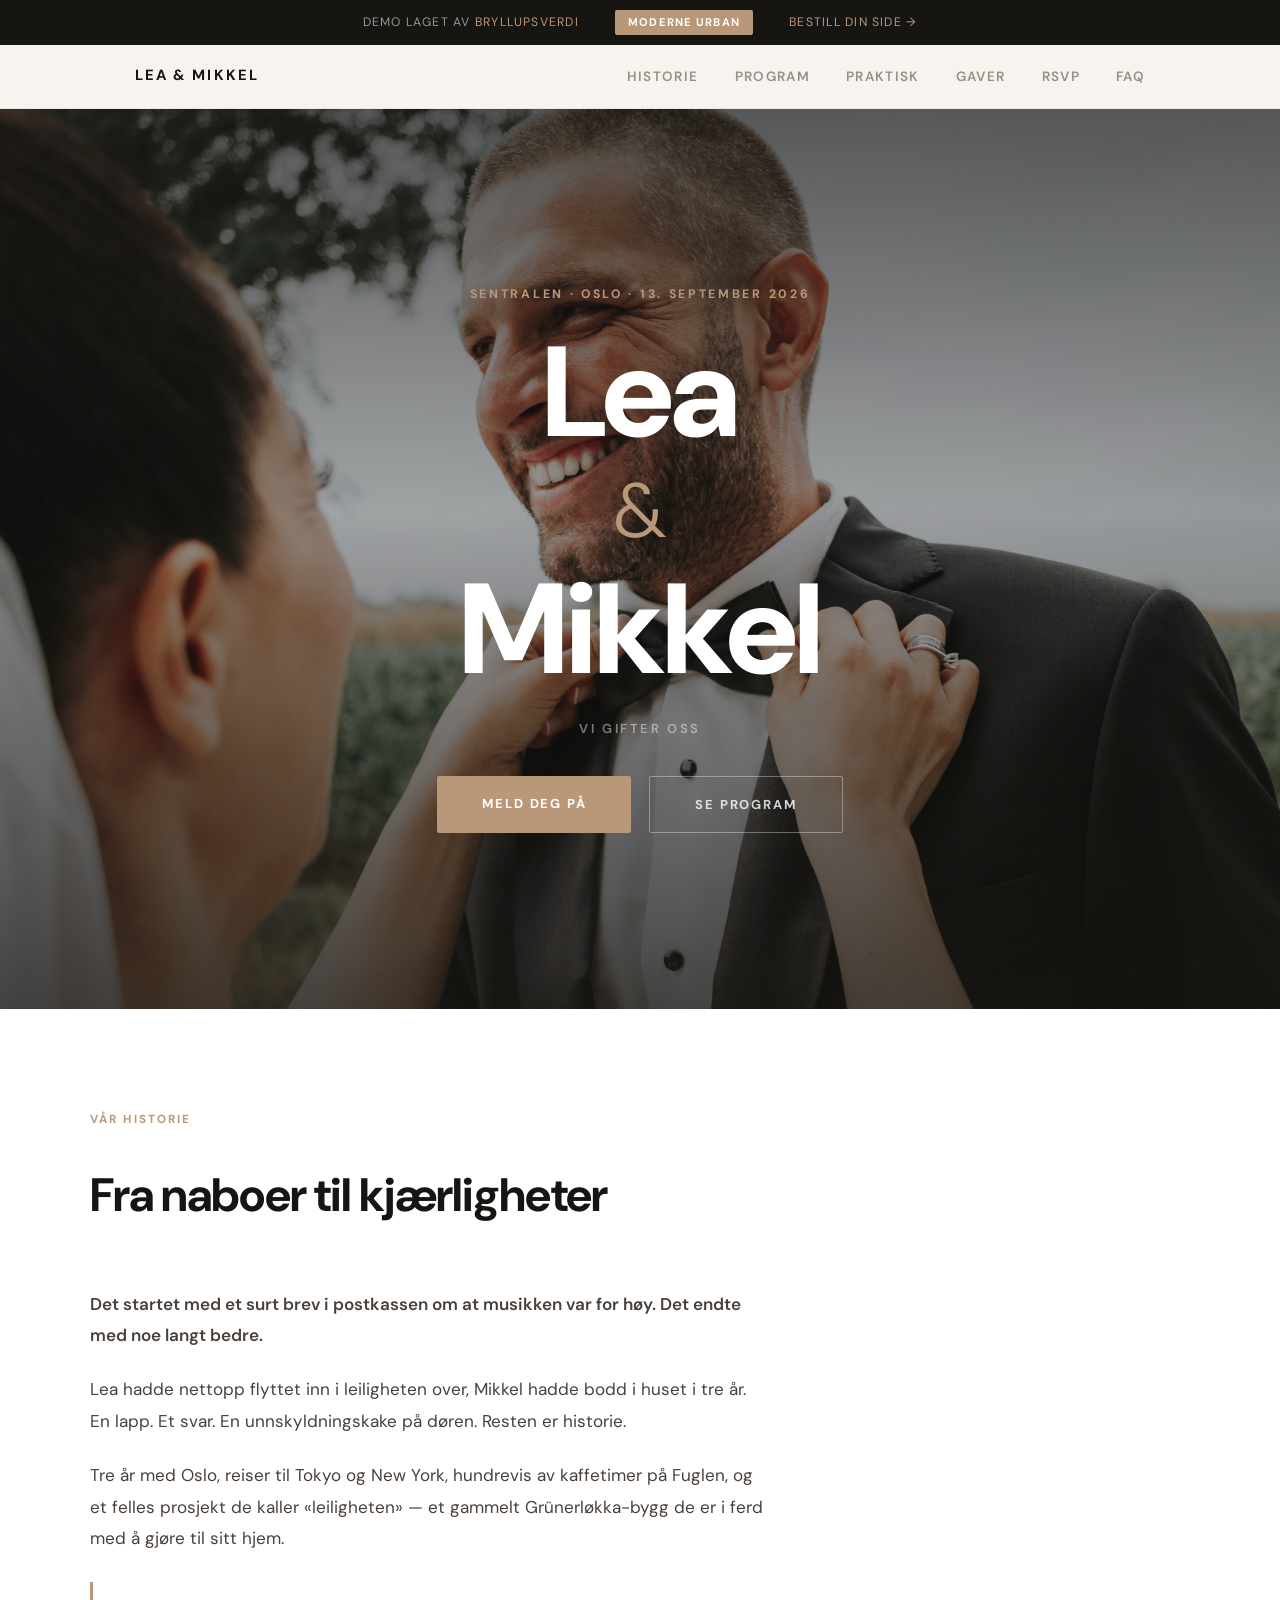
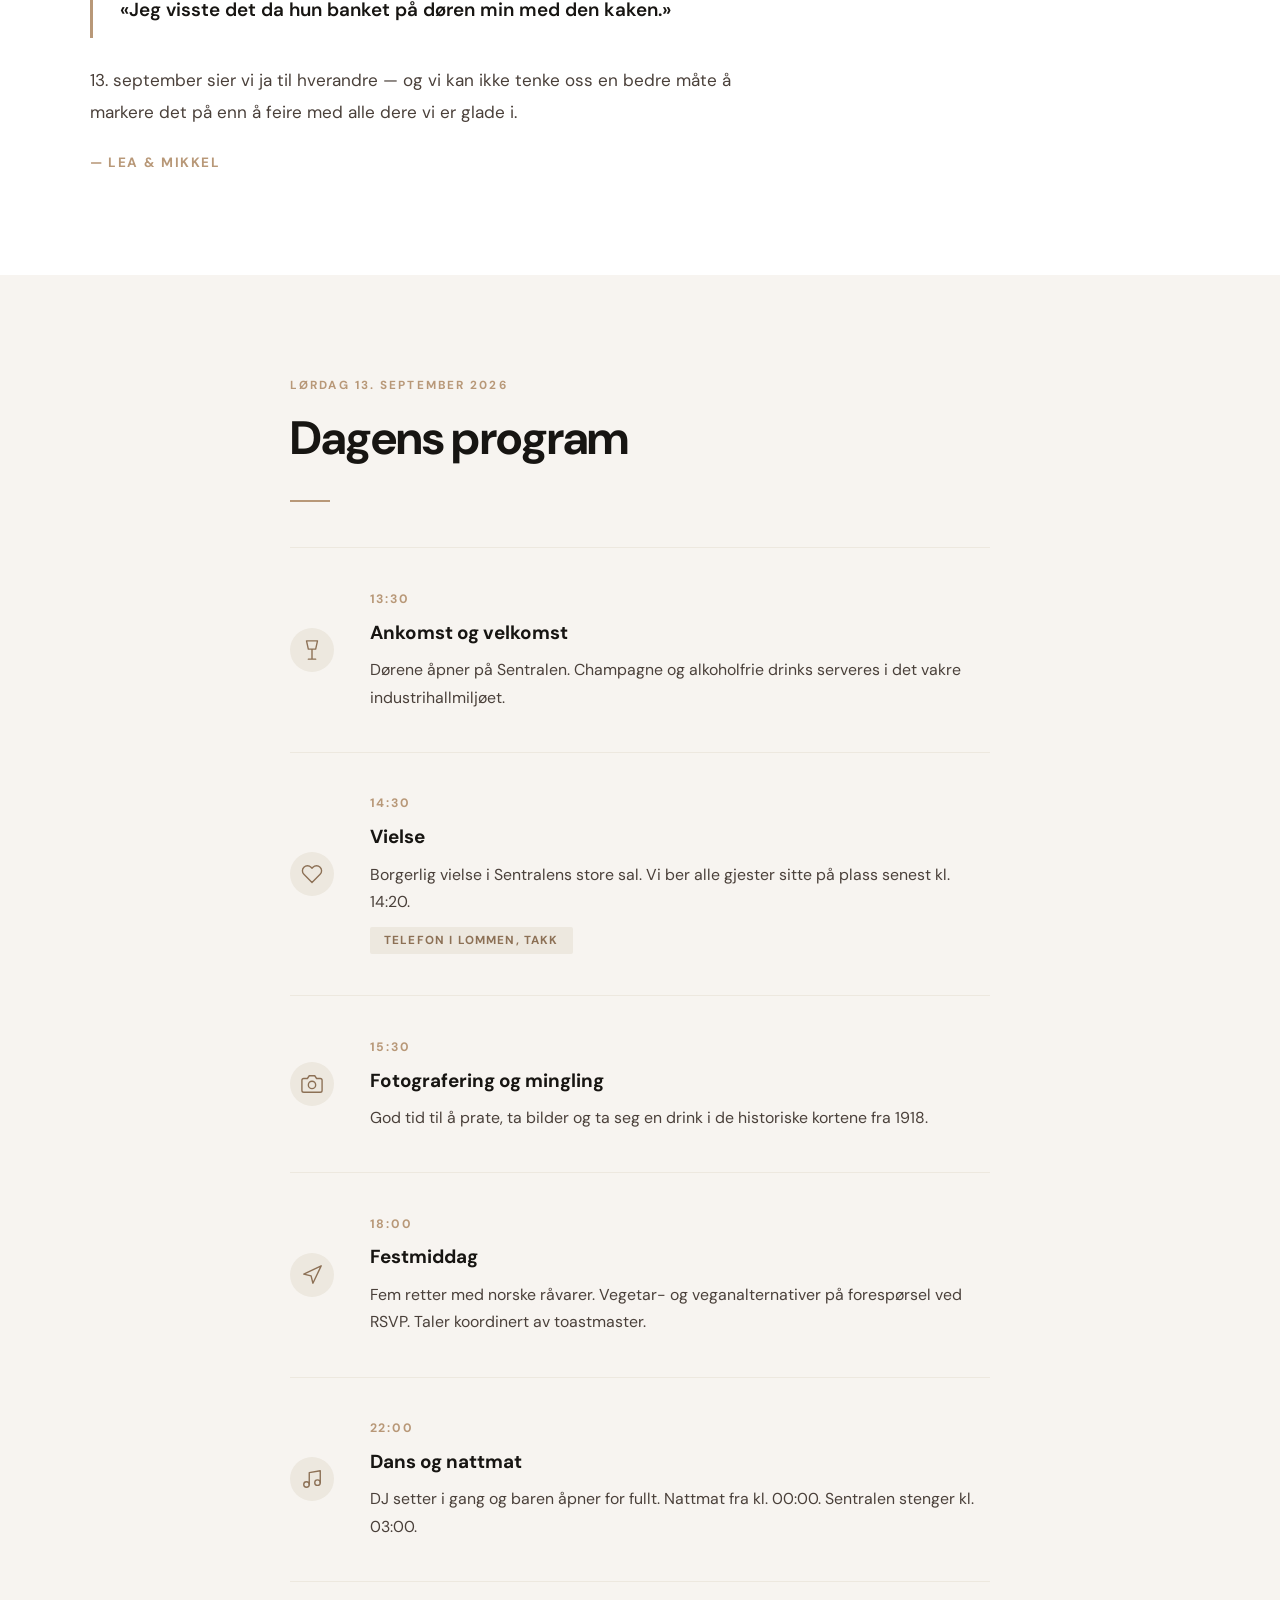
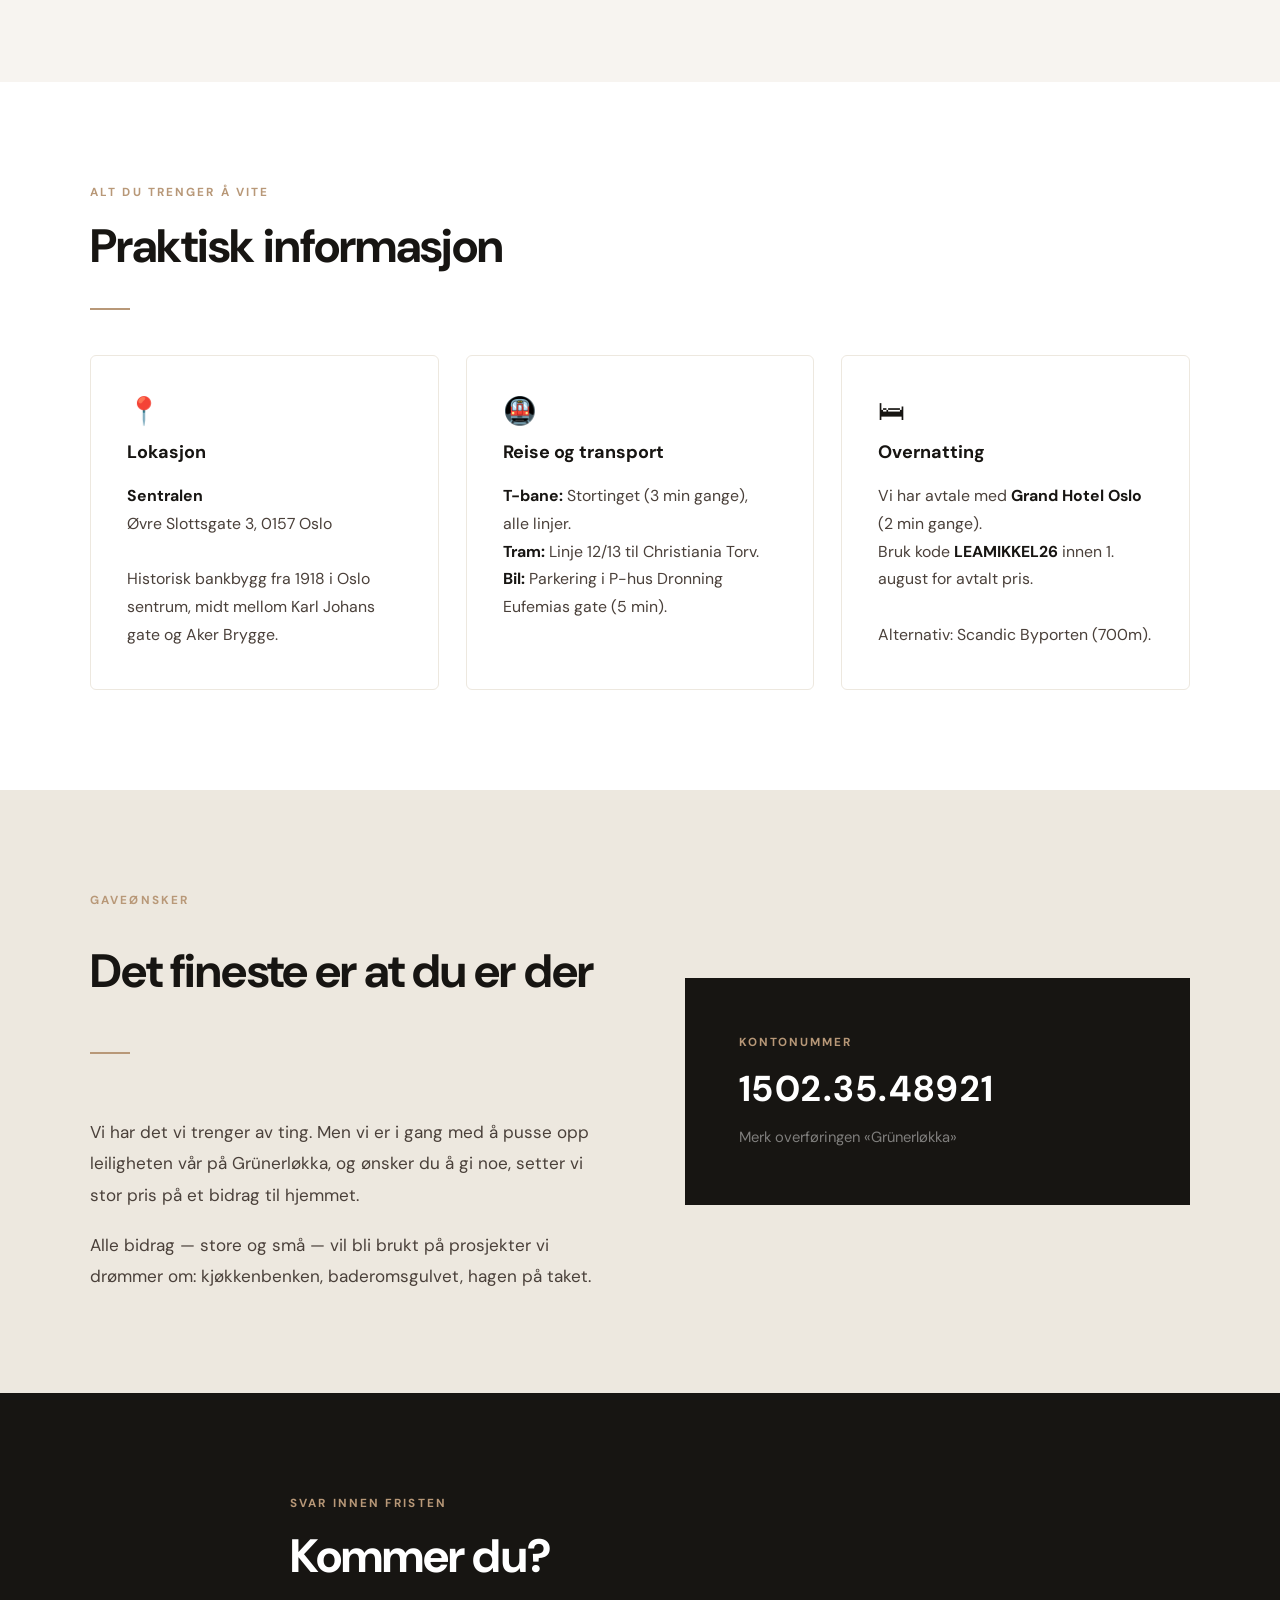
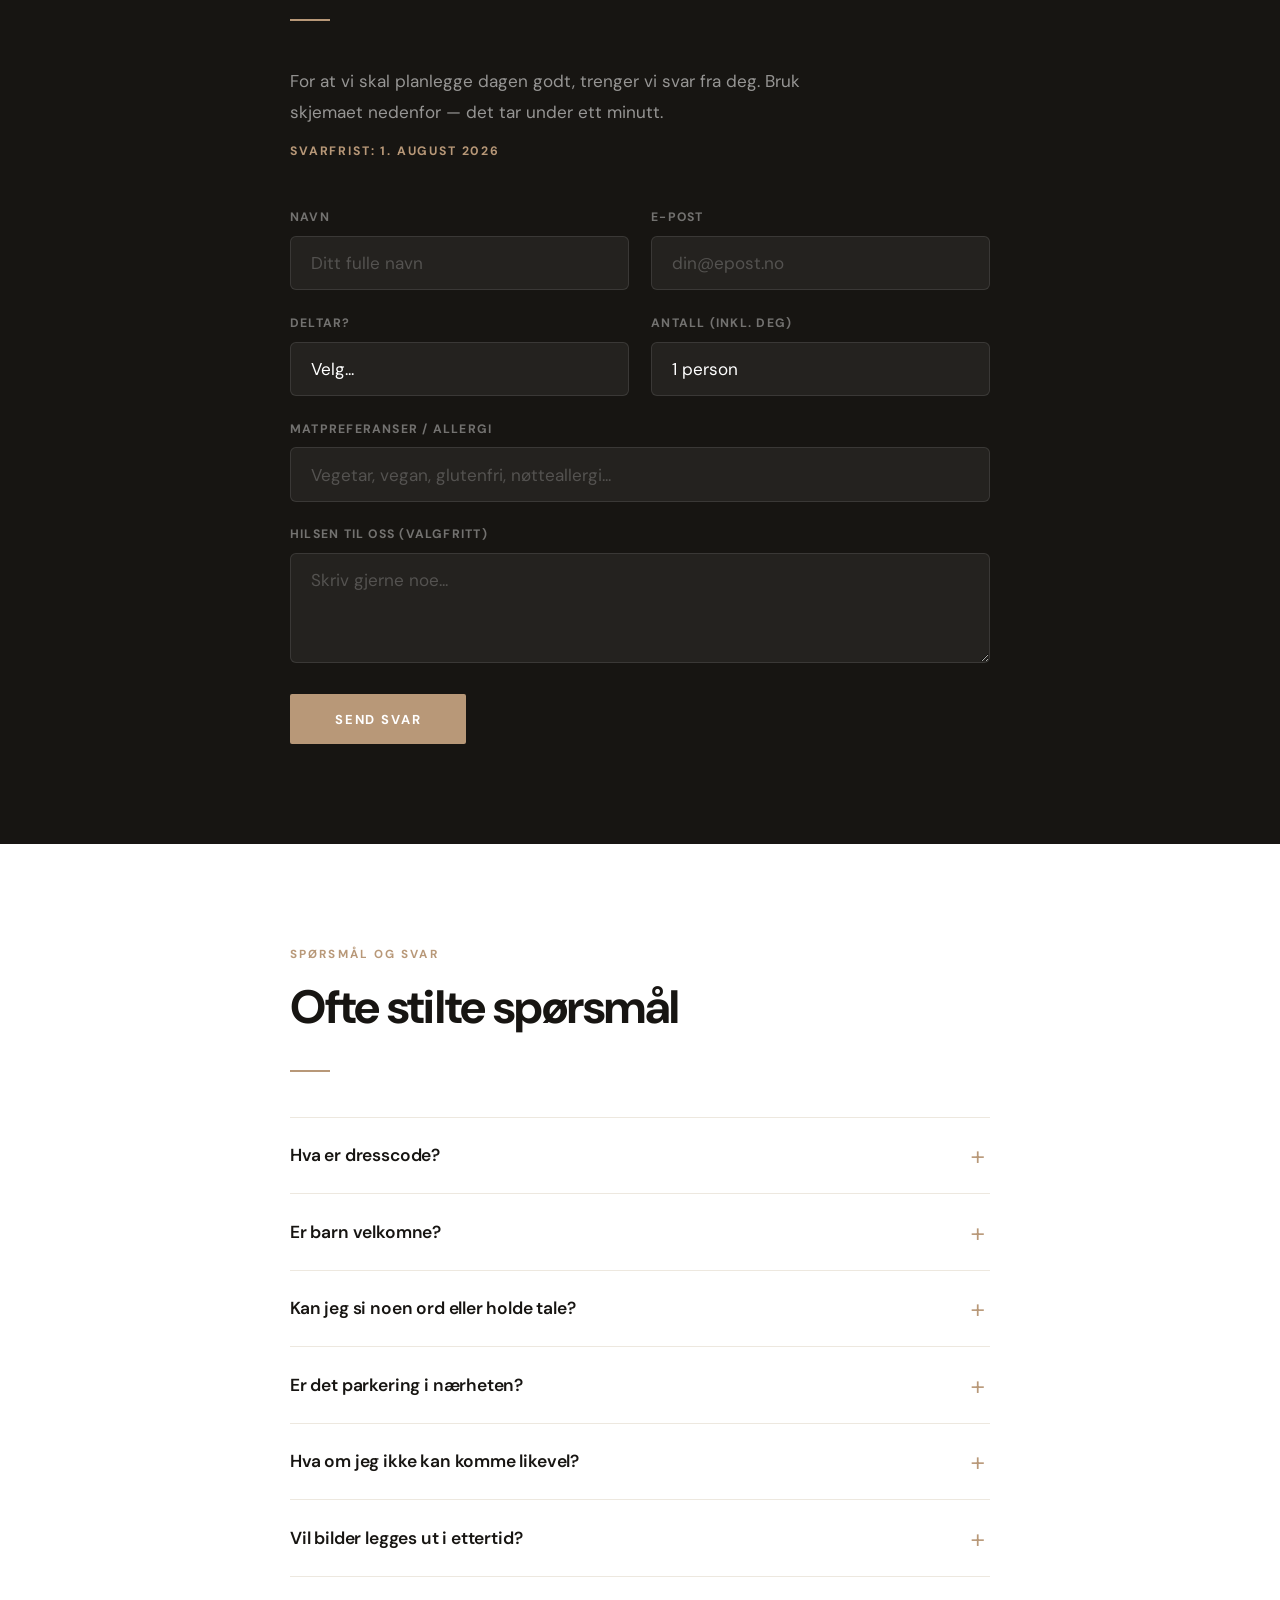
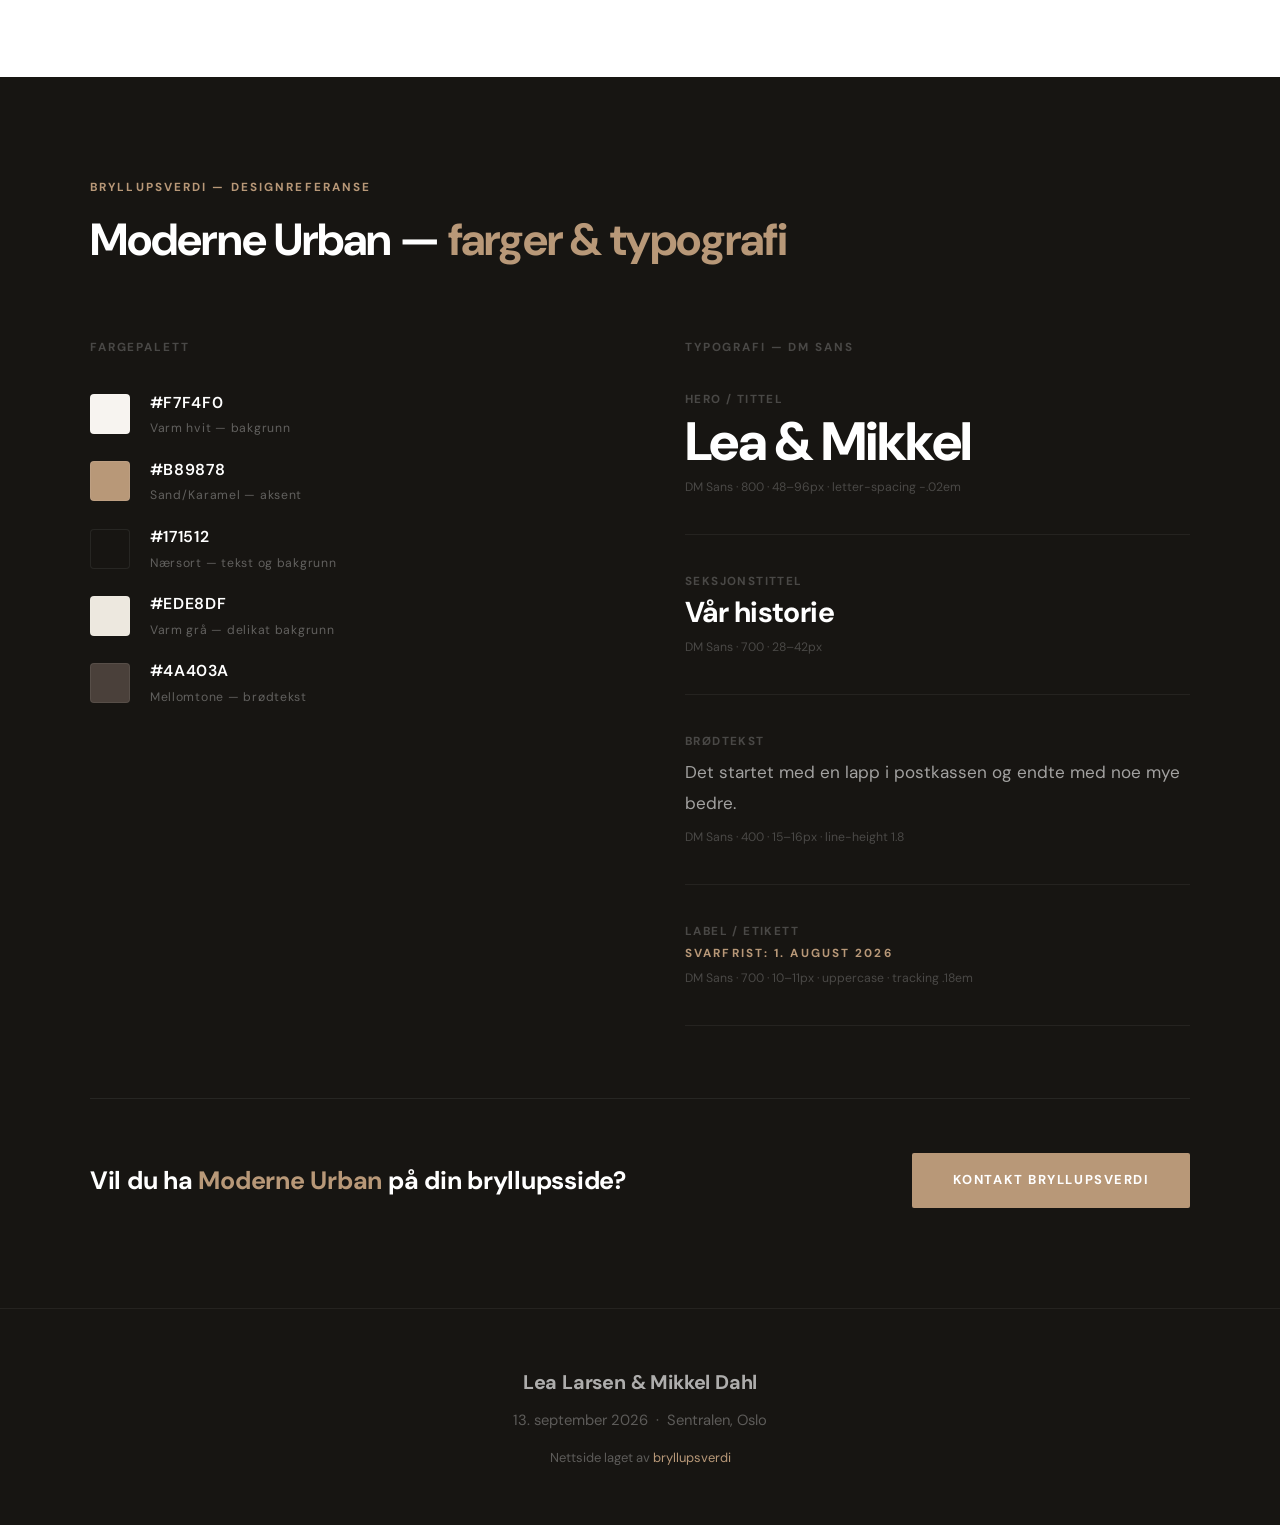
<file: demos/minimal/index.html>
<!DOCTYPE html>
<html lang="no">
<head>
  <meta charset="UTF-8">
  <meta name="viewport" content="width=device-width, initial-scale=1.0">
  <title>Lea & Mikkel — 13. september 2026</title>
  <link rel="preconnect" href="https://fonts.googleapis.com">
  <link rel="preconnect" href="https://fonts.gstatic.com" crossorigin>
  <link href="https://fonts.googleapis.com/css2?family=DM+Sans:wght@300;400;500;600;700;800&display=swap" rel="stylesheet">
  <link rel="stylesheet" href="style.css">
</head>
<body>

  <!-- DEMO BANNER -->
  <div class="demo-banner">
    <span>Demo laget av <a href="../../index.html">bryllupsverdi</a></span>
    <span class="demo-banner__style">Moderne Urban</span>
    <a href="../../index.html#kontakt">Bestill din side →</a>
  </div>

  <!-- NAV -->
  <nav class="nav" aria-label="Navigasjon">
    <div class="nav__inner">
      <span class="nav__logo">Lea &amp; Mikkel</span>
      <button class="nav__toggle" id="navToggle" aria-label="Åpne meny" aria-expanded="false">
        <span></span><span></span><span></span>
      </button>
      <ul class="nav__links" id="navLinks">
        <li><a href="#historie" class="nav__close-on-click">Historie</a></li>
        <li><a href="#program" class="nav__close-on-click">Program</a></li>
        <li><a href="#praktisk" class="nav__close-on-click">Praktisk</a></li>
        <li><a href="#gaver" class="nav__close-on-click">Gaver</a></li>
        <li><a href="#rsvp" class="nav__close-on-click">RSVP</a></li>
        <li><a href="#faq" class="nav__close-on-click">FAQ</a></li>
      </ul>
    </div>
  </nav>

  <!-- HERO -->
  <section class="hero" aria-label="Forside">
    <img class="hero__img" src="../../assets/images/hero-minimal.jpg" alt="Lea og Mikkel" loading="eager">
    <div class="hero__overlay" aria-hidden="true"></div>
    <div class="hero__content">
      <span class="hero__eyebrow">Sentralen · Oslo · 13. september 2026</span>
      <div class="hero__names" aria-label="Lea og Mikkel">
        Lea
        <span class="amp">&amp;</span>
        Mikkel
      </div>
      <span class="hero__date">Vi gifter oss</span>
      <div class="hero__cta">
        <a href="#rsvp" class="btn-sand">Meld deg på</a>
        <a href="#program" class="btn-outline">Se program</a>
      </div>
    </div>
  </section>

  <!-- VÅR HISTORIE -->
  <section class="section section--white" id="historie" aria-labelledby="historie-heading">
    <div class="container">
      <div class="story__grid">
        <div class="story__body">
          <span class="section__tag">Vår historie</span>
          <h2 id="historie-heading" class="section__heading">Fra naboer til kjærligheter</h2>
          <p class="story__lead">Det startet med et surt brev i postkassen om at musikken var for høy. Det endte med noe langt bedre.</p>
          <p>Lea hadde nettopp flyttet inn i leiligheten over, Mikkel hadde bodd i huset i tre år. En lapp. Et svar. En unnskyldningskake på døren. Resten er historie.</p>
          <p>Tre år med Oslo, reiser til Tokyo og New York, hundrevis av kaffetimer på Fuglen, og et felles prosjekt de kaller «leiligheten» — et gammelt Grünerløkka-bygg de er i ferd med å gjøre til sitt hjem.</p>
          <blockquote class="story__quote">
            «Jeg visste det da hun banket på døren min med den kaken.»
          </blockquote>
          <p>13. september sier vi ja til hverandre — og vi kan ikke tenke oss en bedre måte å markere det på enn å feire med alle dere vi er glade i.</p>
          <span class="story__sig">— Lea &amp; Mikkel</span>
        </div>
      </div>
    </div>
  </section>

  <!-- PROGRAM -->
  <section class="section section--warm" id="program" aria-labelledby="program-heading">
    <div class="container--narrow">
      <span class="section__tag">Lørdag 13. september 2026</span>
      <h2 id="program-heading" class="section__heading">Dagens program</h2>
      <div class="section__line" aria-hidden="true"></div>

      <div class="programme__list" role="list">

        <div class="programme__item" role="listitem">
          <div class="programme__icon" aria-hidden="true">
            <svg width="22" height="22" viewBox="0 0 24 24" fill="none" stroke="currentColor" stroke-width="1.5" stroke-linecap="round" stroke-linejoin="round"><path d="M8 22h8M12 11v11M6 2l2 9h8l2-9H6z"/></svg>
          </div>
          <div>
            <div class="programme__time">13:30</div>
            <div class="programme__title">Ankomst og velkomst</div>
            <p class="programme__desc">Dørene åpner på Sentralen. Champagne og alkoholfrie drinks serveres i det vakre industrihallmiljøet.</p>
          </div>
        </div>

        <div class="programme__item" role="listitem">
          <div class="programme__icon" aria-hidden="true">
            <svg width="22" height="22" viewBox="0 0 24 24" fill="none" stroke="currentColor" stroke-width="1.5" stroke-linecap="round" stroke-linejoin="round"><path d="M20.84 4.61a5.5 5.5 0 0 0-7.78 0L12 5.67l-1.06-1.06a5.5 5.5 0 0 0-7.78 7.78l1.06 1.06L12 21.23l7.78-7.78 1.06-1.06a5.5 5.5 0 0 0 0-7.78z"/></svg>
          </div>
          <div>
            <div class="programme__time">14:30</div>
            <div class="programme__title">Vielse</div>
            <p class="programme__desc">Borgerlig vielse i Sentralens store sal. Vi ber alle gjester sitte på plass senest kl. 14:20.</p>
            <span class="programme__tag">Telefon i lommen, takk</span>
          </div>
        </div>

        <div class="programme__item" role="listitem">
          <div class="programme__icon" aria-hidden="true">
            <svg width="22" height="22" viewBox="0 0 24 24" fill="none" stroke="currentColor" stroke-width="1.5" stroke-linecap="round" stroke-linejoin="round"><path d="M23 19a2 2 0 0 1-2 2H3a2 2 0 0 1-2-2V8a2 2 0 0 1 2-2h4l2-3h6l2 3h4a2 2 0 0 1 2 2z"/><circle cx="12" cy="13" r="4"/></svg>
          </div>
          <div>
            <div class="programme__time">15:30</div>
            <div class="programme__title">Fotografering og mingling</div>
            <p class="programme__desc">God tid til å prate, ta bilder og ta seg en drink i de historiske kortene fra 1918.</p>
          </div>
        </div>

        <div class="programme__item" role="listitem">
          <div class="programme__icon" aria-hidden="true">
            <svg width="22" height="22" viewBox="0 0 24 24" fill="none" stroke="currentColor" stroke-width="1.5" stroke-linecap="round" stroke-linejoin="round"><path d="M3 11l19-9-9 19-2-8-8-2z"/></svg>
          </div>
          <div>
            <div class="programme__time">18:00</div>
            <div class="programme__title">Festmiddag</div>
            <p class="programme__desc">Fem retter med norske råvarer. Vegetar- og veganalternativer på forespørsel ved RSVP. Taler koordinert av toastmaster.</p>
          </div>
        </div>

        <div class="programme__item" role="listitem">
          <div class="programme__icon" aria-hidden="true">
            <svg width="22" height="22" viewBox="0 0 24 24" fill="none" stroke="currentColor" stroke-width="1.5" stroke-linecap="round" stroke-linejoin="round"><path d="M9 18V5l12-2v13"/><circle cx="6" cy="18" r="3"/><circle cx="18" cy="16" r="3"/></svg>
          </div>
          <div>
            <div class="programme__time">22:00</div>
            <div class="programme__title">Dans og nattmat</div>
            <p class="programme__desc">DJ setter i gang og baren åpner for fullt. Nattmat fra kl. 00:00. Sentralen stenger kl. 03:00.</p>
          </div>
        </div>

      </div>
    </div>
  </section>

  <!-- PRAKTISK -->
  <section class="section section--white" id="praktisk" aria-labelledby="praktisk-heading">
    <div class="container">
      <span class="section__tag">Alt du trenger å vite</span>
      <h2 id="praktisk-heading" class="section__heading">Praktisk informasjon</h2>
      <div class="section__line" aria-hidden="true"></div>

      <div class="praktisk__grid">

        <div class="praktisk__card">
          <div class="praktisk__icon">📍</div>
          <div class="praktisk__card-title">Lokasjon</div>
          <p class="praktisk__card-text">
            <strong>Sentralen</strong><br>
            Øvre Slottsgate 3, 0157 Oslo<br><br>
            Historisk bankbygg fra 1918 i Oslo sentrum, midt mellom Karl Johans gate og Aker Brygge.
          </p>
        </div>

        <div class="praktisk__card">
          <div class="praktisk__icon">🚇</div>
          <div class="praktisk__card-title">Reise og transport</div>
          <p class="praktisk__card-text">
            <strong>T-bane:</strong> Stortinget (3 min gange), alle linjer.<br>
            <strong>Tram:</strong> Linje 12/13 til Christiania Torv.<br>
            <strong>Bil:</strong> Parkering i P-hus Dronning Eufemias gate (5 min).
          </p>
        </div>

        <div class="praktisk__card">
          <div class="praktisk__icon">🛏</div>
          <div class="praktisk__card-title">Overnatting</div>
          <p class="praktisk__card-text">
            Vi har avtale med <strong>Grand Hotel Oslo</strong> (2 min gange).<br>
            Bruk kode <strong>LEAMIKKEL26</strong> innen 1. august for avtalt pris.<br><br>
            Alternativ: Scandic Byporten (700m).
          </p>
        </div>

      </div>
    </div>
  </section>

  <!-- GAVEØNSKER -->
  <section class="section section--grey" id="gaver" aria-labelledby="gaver-heading">
    <div class="container">
      <div class="gifts__inner">
        <div class="gifts__body">
          <span class="section__tag">Gaveønsker</span>
          <h2 id="gaver-heading" class="section__heading">Det fineste er at du er der</h2>
          <div class="section__line" aria-hidden="true"></div>
          <p>Vi har det vi trenger av ting. Men vi er i gang med å pusse opp leiligheten vår på Grünerløkka, og ønsker du å gi noe, setter vi stor pris på et bidrag til hjemmet.</p>
          <p>Alle bidrag — store og små — vil bli brukt på prosjekter vi drømmer om: kjøkkenbenken, baderomsgulvet, hagen på taket.</p>
        </div>
        <div class="gifts__account-block" role="region" aria-label="Kontoopplysninger">
          <span class="gifts__account-label">Kontonummer</span>
          <span class="gifts__account-number">1502.35.48921</span>
          <span class="gifts__account-note">Merk overføringen «Grünerløkka»</span>
        </div>
      </div>
    </div>
  </section>

  <!-- RSVP -->
  <section class="section section--ink" id="rsvp" aria-labelledby="rsvp-heading">
    <div class="container--narrow">
      <span class="section__tag">Svar innen fristen</span>
      <h2 id="rsvp-heading" class="section__heading">Kommer du?</h2>
      <div class="section__line" aria-hidden="true"></div>
      <p class="rsvp__lead">For at vi skal planlegge dagen godt, trenger vi svar fra deg. Bruk skjemaet nedenfor — det tar under ett minutt.</p>
      <span class="rsvp__deadline">Svarfrist: 1. august 2026</span>

      <form class="form" id="rsvpForm" novalidate>
        <div class="form-row">
          <div class="form-group">
            <label for="navn">Navn</label>
            <input type="text" id="navn" name="navn" placeholder="Ditt fulle navn" required autocomplete="name">
          </div>
          <div class="form-group">
            <label for="epost">E-post</label>
            <input type="email" id="epost" name="epost" placeholder="din@epost.no" required autocomplete="email">
          </div>
        </div>
        <div class="form-row">
          <div class="form-group">
            <label for="deltar">Deltar?</label>
            <select id="deltar" name="deltar" required>
              <option value="" disabled selected>Velg...</option>
              <option value="ja">Ja, jeg kommer!</option>
              <option value="nei">Nei, dessverre ikke</option>
            </select>
          </div>
          <div class="form-group">
            <label for="antall">Antall (inkl. deg)</label>
            <select id="antall" name="antall">
              <option value="1">1 person</option>
              <option value="2">2 personer</option>
              <option value="3">3 personer</option>
            </select>
          </div>
        </div>
        <div class="form-group">
          <label for="diet">Matpreferanser / allergi</label>
          <input type="text" id="diet" name="diet" placeholder="Vegetar, vegan, glutenfri, nøtteallergi...">
        </div>
        <div class="form-group">
          <label for="melding">Hilsen til oss (valgfritt)</label>
          <textarea id="melding" name="melding" placeholder="Skriv gjerne noe..."></textarea>
        </div>
        <div class="form-submit">
          <button type="submit" class="btn-sand" style="border:none;cursor:pointer;font-family:var(--font);">Send svar</button>
        </div>
        <p class="demo-note" id="demoNote">Dette er en demo — på en ekte bryllupsside lagres svar automatisk i Google Sheets.</p>
      </form>
    </div>
  </section>

  <!-- FAQ -->
  <section class="section section--white" id="faq" aria-labelledby="faq-heading">
    <div class="container--narrow">
      <span class="section__tag">Spørsmål og svar</span>
      <h2 id="faq-heading" class="section__heading">Ofte stilte spørsmål</h2>
      <div class="section__line" aria-hidden="true"></div>

      <div class="faq__list">

        <details>
          <summary>Hva er dresscode?</summary>
          <p class="faq__answer">Smart casual med et personlig preg. Ingen formkrav — vi vil at du føler deg deg selv. Tenk: noe du ville brukt på en fin middag. Unngå hvitt og kremfarger.</p>
        </details>

        <details>
          <summary>Er barn velkomne?</summary>
          <p class="faq__answer">Vi har valgt en voksenfest denne gangen. Vi setter pris på at dere finner barnepass, og håper dere forstår.</p>
        </details>

        <details>
          <summary>Kan jeg si noen ord eller holde tale?</summary>
          <p class="faq__answer">Vi er veldig glade for det! Kontakt toastmaster <strong>Anders Vik</strong> på <strong>anders@eksempel.no</strong> innen 1. september så koordinerer han kvelden.</p>
        </details>

        <details>
          <summary>Er det parkering i nærheten?</summary>
          <p class="faq__answer">Det er P-hus i Dronning Eufemias gate (5 min gange) og ved Aker Brygge. Vi anbefaler likevel kollektivtransport siden Oslo sentrum kan bli travelt en lørdag kveld.</p>
        </details>

        <details>
          <summary>Hva om jeg ikke kan komme likevel?</summary>
          <p class="faq__answer">Send oss en melding på lea@eksempel.no så raskt du vet det. Vi forstår at ting kan skje, og vi setter pris på beskjed tidlig slik at vi kan planlegge mat og sitteplasser.</p>
        </details>

        <details>
          <summary>Vil bilder legges ut i ettertid?</summary>
          <p class="faq__answer">Ja! Vi har hyret en profesjonell fotograf. Bildene deles i et privat galleri via denne nettsiden etter bryllupet. Hold av lenken.</p>
        </details>

      </div>
    </div>
  </section>

  <!-- DESIGN PALETTE -->
  <section class="palette" id="palett" aria-labelledby="palett-heading">
    <div class="container">
      <span class="palette__tag">bryllupsverdi — Designreferanse</span>
      <h2 id="palett-heading" class="palette__heading">Moderne Urban — <span>farger &amp; typografi</span></h2>

      <div class="palette__grid">

        <!-- Farger -->
        <div>
          <p class="palette__col-title">Fargepalett</p>
          <div class="palette__colors">

            <div class="palette__swatch">
              <div class="palette__swatch-box" style="background:#F7F4F0;"></div>
              <div class="palette__swatch-info">
                <span class="palette__swatch-hex">#F7F4F0</span>
                <span class="palette__swatch-name">Varm hvit — bakgrunn</span>
              </div>
            </div>

            <div class="palette__swatch">
              <div class="palette__swatch-box" style="background:#B89878;"></div>
              <div class="palette__swatch-info">
                <span class="palette__swatch-hex">#B89878</span>
                <span class="palette__swatch-name">Sand/Karamel — aksent</span>
              </div>
            </div>

            <div class="palette__swatch">
              <div class="palette__swatch-box" style="background:#171512;"></div>
              <div class="palette__swatch-info">
                <span class="palette__swatch-hex">#171512</span>
                <span class="palette__swatch-name">Nærsort — tekst og bakgrunn</span>
              </div>
            </div>

            <div class="palette__swatch">
              <div class="palette__swatch-box" style="background:#EDE8DF;"></div>
              <div class="palette__swatch-info">
                <span class="palette__swatch-hex">#EDE8DF</span>
                <span class="palette__swatch-name">Varm grå — delikat bakgrunn</span>
              </div>
            </div>

            <div class="palette__swatch">
              <div class="palette__swatch-box" style="background:#4A403A;"></div>
              <div class="palette__swatch-info">
                <span class="palette__swatch-hex">#4A403A</span>
                <span class="palette__swatch-name">Mellomtone — brødtekst</span>
              </div>
            </div>

          </div>
        </div>

        <!-- Typografi -->
        <div>
          <p class="palette__col-title">Typografi — DM Sans</p>
          <div class="palette__type">

            <div class="palette__type-item">
              <span class="palette__type-label">Hero / tittel</span>
              <span class="palette__type-sample" style="font-family:'DM Sans',system-ui,sans-serif;font-size:3rem;font-weight:800;letter-spacing:-.03em;line-height:1;">Lea &amp; Mikkel</span>
              <span class="palette__type-meta">DM Sans · 800 · 48–96px · letter-spacing -.02em</span>
            </div>

            <div class="palette__type-item">
              <span class="palette__type-label">Seksjonstittel</span>
              <span class="palette__type-sample" style="font-family:'DM Sans',system-ui,sans-serif;font-size:1.6rem;font-weight:700;letter-spacing:-.02em;line-height:1.1;">Vår historie</span>
              <span class="palette__type-meta">DM Sans · 700 · 28–42px</span>
            </div>

            <div class="palette__type-item">
              <span class="palette__type-label">Brødtekst</span>
              <span class="palette__type-sample" style="font-family:'DM Sans',system-ui,sans-serif;font-size:.95rem;font-weight:400;color:rgba(255,255,255,.6);line-height:1.8;">Det startet med en lapp i postkassen og endte med noe mye bedre.</span>
              <span class="palette__type-meta">DM Sans · 400 · 15–16px · line-height 1.8</span>
            </div>

            <div class="palette__type-item">
              <span class="palette__type-label">Label / etikett</span>
              <span class="palette__type-sample" style="font-family:'DM Sans',system-ui,sans-serif;font-size:.65rem;font-weight:700;letter-spacing:.18em;text-transform:uppercase;color:#B89878;">Svarfrist: 1. august 2026</span>
              <span class="palette__type-meta">DM Sans · 700 · 10–11px · uppercase · tracking .18em</span>
            </div>

          </div>
        </div>

      </div>

      <div class="palette__cta">
        <p class="palette__cta-text">Vil du ha <span>Moderne Urban</span> på din bryllupsside?</p>
        <a href="../../index.html#kontakt" class="palette__cta-link">Kontakt bryllupsverdi</a>
      </div>
    </div>
  </section>

  <!-- FOOTER -->
  <footer class="footer">
    <p class="footer__names">Lea Larsen &amp; Mikkel Dahl</p>
    <p>13. september 2026 &nbsp;·&nbsp; Sentralen, Oslo</p>
    <p style="margin-top:.5rem;font-size:.72rem;">Nettside laget av <a href="../../index.html">bryllupsverdi</a></p>
  </footer>

  <script>
    const toggle = document.getElementById('navToggle');
    const links  = document.getElementById('navLinks');
    toggle.addEventListener('click', () => {
      const open = links.classList.toggle('open');
      toggle.classList.toggle('open', open);
      toggle.setAttribute('aria-expanded', open);
    });
    document.querySelectorAll('.nav__close-on-click').forEach(a =>
      a.addEventListener('click', () => {
        links.classList.remove('open');
        toggle.classList.remove('open');
        toggle.setAttribute('aria-expanded', false);
      })
    );
    document.getElementById('rsvpForm').addEventListener('submit', function(e) {
      e.preventDefault();
      document.getElementById('demoNote').style.display = 'block';
    });
  </script>

</body>
</html>
</file>
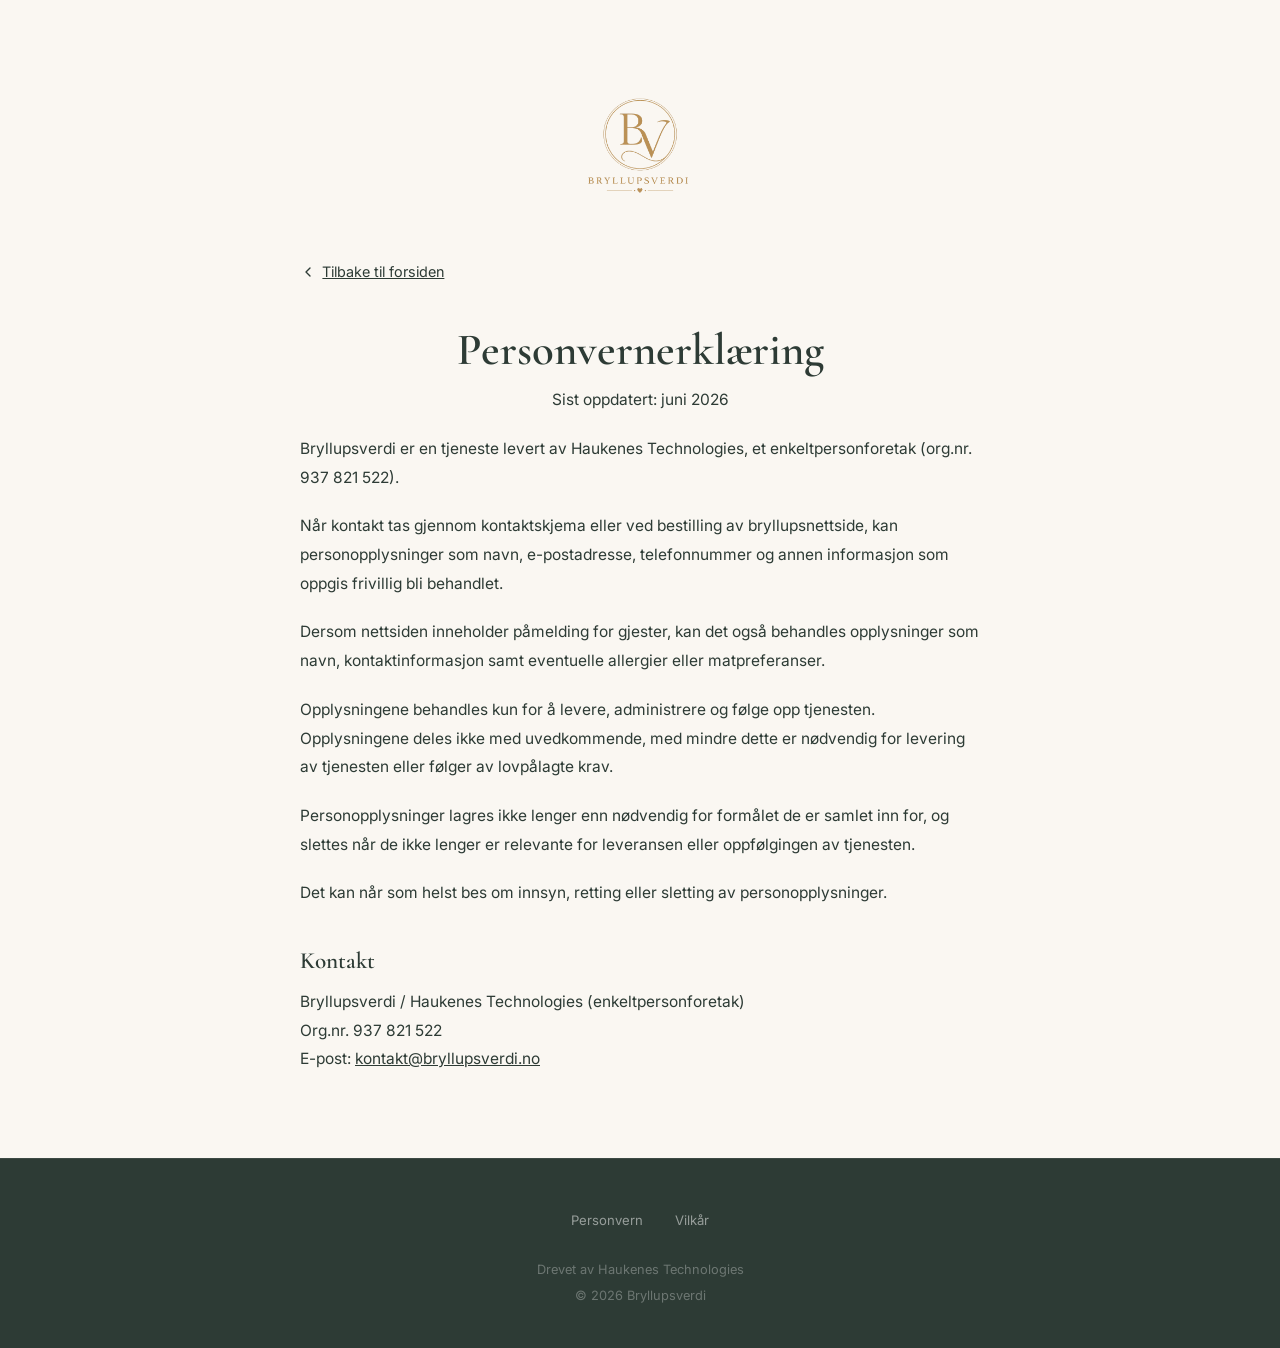
<file: privacy.html>
<!DOCTYPE html>
<html lang="no">
<head>
  <meta charset="UTF-8">
  <meta name="viewport" content="width=device-width, initial-scale=1.0">

  <title>Personvernerklæring — Bryllupsverdi</title>
  <meta name="description" content="Personvernerklæring for Bryllupsverdi / Haukenes Technologies.">

  <link rel="canonical" href="https://bryllupsverdi.no/privacy.html">

  <link rel="preconnect" href="https://fonts.googleapis.com">
  <link rel="preconnect" href="https://fonts.gstatic.com" crossorigin>
  <link href="https://fonts.googleapis.com/css2?family=Cormorant+Garamond:ital,wght@0,400;0,500;0,600;1,400;1,600&family=Inter:wght@300;400;500;600&display=swap" rel="stylesheet">

  <link rel="stylesheet" href="assets/css/main.css">

  <style>
    .privacy-page {
      min-height: 100vh;
      padding: 5rem 1.5rem 4rem;
      background: var(--cream);
    }

    .privacy-logo {
      display: block;
      margin: 0 auto 2.5rem;
      height: 140px;
      width: auto;
    }

    .privacy-wrap {
      max-width: 680px;
      margin: 0 auto;
    }

    .privacy-wrap h1 {
      font-family: 'Cormorant Garamond', serif;
      font-size: clamp(2rem, 5vw, 2.8rem);
      font-weight: 600;
      color: var(--text);
      margin-bottom: .5rem;
      text-align: center;
    }

    .privacy-updated {
      text-align: center;
      font-size: .88rem;
      color: var(--text-muted);
      margin-bottom: 3rem;
    }

    .privacy-wrap h2 {
      font-family: 'Cormorant Garamond', serif;
      font-size: 1.45rem;
      font-weight: 600;
      color: var(--text);
      margin: 2.5rem 0 .75rem;
    }

    .privacy-wrap p {
      font-size: .97rem;
      color: var(--text);
      line-height: 1.85;
      margin-bottom: 1.25rem;
    }

    .privacy-wrap a {
      color: var(--primary);
      text-decoration: underline;
    }

    .privacy-back {
      display: inline-flex;
      align-items: center;
      gap: .4rem;
      font-size: .9rem;
      color: var(--text-muted);
      text-decoration: none;
      margin-bottom: 2.5rem;
      transition: color .2s;
    }

    .privacy-back:hover { color: var(--primary); }
  </style>
</head>
<body>

  <div class="privacy-page">
    <div class="privacy-wrap">

      <img src="Logo_utenbakgrunn.png" alt="Bryllupsverdi logo" class="privacy-logo">

      <a href="index.html" class="privacy-back">
        <svg xmlns="http://www.w3.org/2000/svg" width="16" height="16" viewBox="0 0 24 24" fill="none" stroke="currentColor" stroke-width="2" stroke-linecap="round" stroke-linejoin="round" aria-hidden="true"><path d="m15 18-6-6 6-6"/></svg>
        Tilbake til forsiden
      </a>

      <h1>Personvernerklæring</h1>
      <p class="privacy-updated">Sist oppdatert: juni 2026</p>

      <p>Bryllupsverdi er en tjeneste levert av Haukenes Technologies, et enkeltpersonforetak (org.nr. 937 821 522).</p>

      <p>Når kontakt tas gjennom kontaktskjema eller ved bestilling av bryllupsnettside, kan personopplysninger som navn, e-postadresse, telefonnummer og annen informasjon som oppgis frivillig bli behandlet.</p>

      <p>Dersom nettsiden inneholder påmelding for gjester, kan det også behandles opplysninger som navn, kontaktinformasjon samt eventuelle allergier eller matpreferanser.</p>

      <p>Opplysningene behandles kun for å levere, administrere og følge opp tjenesten. Opplysningene deles ikke med uvedkommende, med mindre dette er nødvendig for levering av tjenesten eller følger av lovpålagte krav.</p>

      <p>Personopplysninger lagres ikke lenger enn nødvendig for formålet de er samlet inn for, og slettes når de ikke lenger er relevante for leveransen eller oppfølgingen av tjenesten.</p>

      <p>Det kan når som helst bes om innsyn, retting eller sletting av personopplysninger.</p>

      <h2>Kontakt</h2>
      <p>
        Bryllupsverdi / Haukenes Technologies (enkeltpersonforetak)<br>
        Org.nr. 937 821 522<br>
        E-post: <a href="mailto:kontakt@bryllupsverdi.no">kontakt@bryllupsverdi.no</a>
      </p>

    </div>
  </div>


  <footer class="footer" id="footer">
    <div class="container">
      <nav class="footer__links" aria-label="Sidefooter-lenker">
        <a href="privacy.html">Personvern</a>
        <a href="terms.html">Vilkår</a>
      </nav>

      <p class="footer__copy">Drevet av Haukenes Technologies</p>
      <p class="footer__copy">© 2026 Bryllupsverdi</p>
    </div>
  </footer>

</body>
</html>
</file>
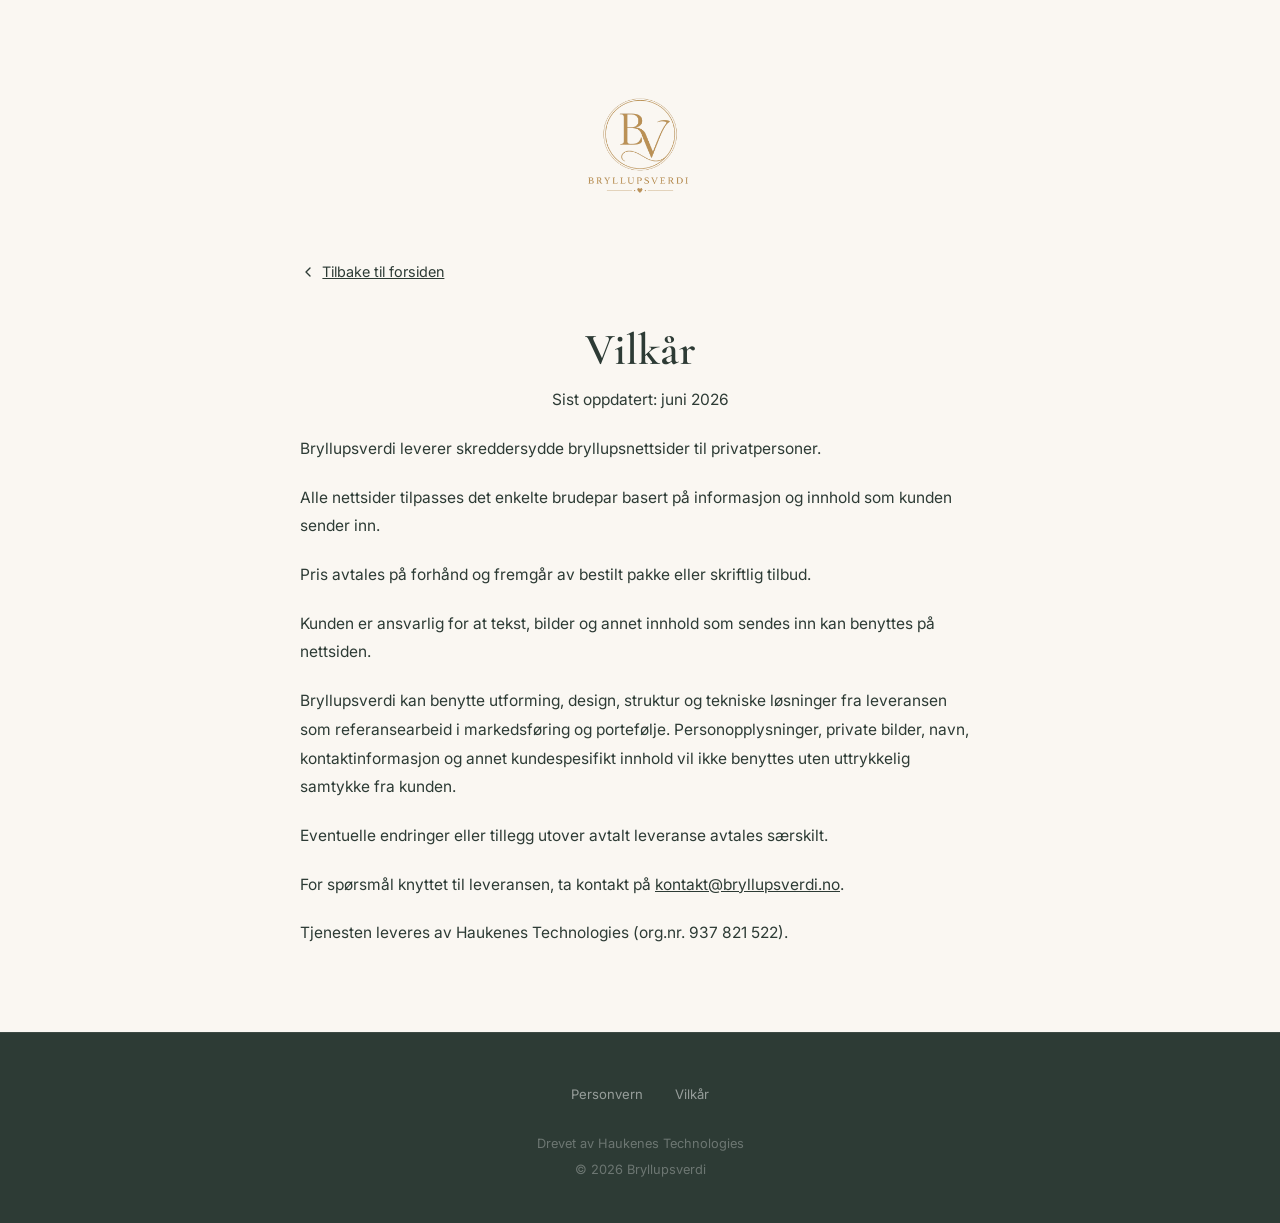
<file: terms.html>
<!DOCTYPE html>
<html lang="no">
<head>
  <meta charset="UTF-8">
  <meta name="viewport" content="width=device-width, initial-scale=1.0">

  <title>Vilkår — Bryllupsverdi</title>
  <meta name="description" content="Vilkår for bruk av Bryllupsverdi / Haukenes Technologies.">

  <link rel="canonical" href="https://bryllupsverdi.no/terms.html">

  <link rel="preconnect" href="https://fonts.googleapis.com">
  <link rel="preconnect" href="https://fonts.gstatic.com" crossorigin>
  <link href="https://fonts.googleapis.com/css2?family=Cormorant+Garamond:ital,wght@0,400;0,500;0,600;1,400;1,600&family=Inter:wght@300;400;500;600&display=swap" rel="stylesheet">

  <link rel="stylesheet" href="assets/css/main.css">

  <style>
    .privacy-page {
      min-height: 100vh;
      padding: 5rem 1.5rem 4rem;
      background: var(--cream);
    }

    .privacy-logo {
      display: block;
      margin: 0 auto 2.5rem;
      height: 140px;
      width: auto;
    }

    .privacy-wrap {
      max-width: 680px;
      margin: 0 auto;
    }

    .privacy-wrap h1 {
      font-family: 'Cormorant Garamond', serif;
      font-size: clamp(2rem, 5vw, 2.8rem);
      font-weight: 600;
      color: var(--text);
      margin-bottom: .5rem;
      text-align: center;
    }

    .privacy-updated {
      text-align: center;
      font-size: .88rem;
      color: var(--text-muted);
      margin-bottom: 3rem;
    }

    .privacy-wrap p {
      font-size: .97rem;
      color: var(--text);
      line-height: 1.85;
      margin-bottom: 1.25rem;
    }

    .privacy-wrap a {
      color: var(--primary);
      text-decoration: underline;
    }

    .privacy-back {
      display: inline-flex;
      align-items: center;
      gap: .4rem;
      font-size: .9rem;
      color: var(--text-muted);
      text-decoration: none;
      margin-bottom: 2.5rem;
      transition: color .2s;
    }

    .privacy-back:hover { color: var(--primary); }
  </style>
</head>
<body>

  <div class="privacy-page">
    <div class="privacy-wrap">

      <img src="Logo_utenbakgrunn.png" alt="Bryllupsverdi logo" class="privacy-logo">

      <a href="index.html" class="privacy-back">
        <svg xmlns="http://www.w3.org/2000/svg" width="16" height="16" viewBox="0 0 24 24" fill="none" stroke="currentColor" stroke-width="2" stroke-linecap="round" stroke-linejoin="round" aria-hidden="true"><path d="m15 18-6-6 6-6"/></svg>
        Tilbake til forsiden
      </a>

      <h1>Vilkår</h1>
      <p class="privacy-updated">Sist oppdatert: juni 2026</p>

      <p>Bryllupsverdi leverer skreddersydde bryllupsnettsider til privatpersoner.</p>

      <p>Alle nettsider tilpasses det enkelte brudepar basert på informasjon og innhold som kunden sender inn.</p>

      <p>Pris avtales på forhånd og fremgår av bestilt pakke eller skriftlig tilbud.</p>

      <p>Kunden er ansvarlig for at tekst, bilder og annet innhold som sendes inn kan benyttes på nettsiden.</p>

      <p>Bryllupsverdi kan benytte utforming, design, struktur og tekniske løsninger fra leveransen som referansearbeid i markedsføring og portefølje. Personopplysninger, private bilder, navn, kontaktinformasjon og annet kundespesifikt innhold vil ikke benyttes uten uttrykkelig samtykke fra kunden.</p>

      <p>Eventuelle endringer eller tillegg utover avtalt leveranse avtales særskilt.</p>

      <p>For spørsmål knyttet til leveransen, ta kontakt på <a href="mailto:kontakt@bryllupsverdi.no">kontakt@bryllupsverdi.no</a>.</p>

      <p>Tjenesten leveres av Haukenes Technologies (org.nr. 937 821 522).</p>

    </div>
  </div>


  <footer class="footer" id="footer">
    <div class="container">
      <nav class="footer__links" aria-label="Sidefooter-lenker">
        <a href="privacy.html">Personvern</a>
        <a href="terms.html">Vilkår</a>
      </nav>

      <p class="footer__copy">Drevet av Haukenes Technologies</p>
      <p class="footer__copy">© 2026 Bryllupsverdi</p>
    </div>
  </footer>

</body>
</html>
</file>
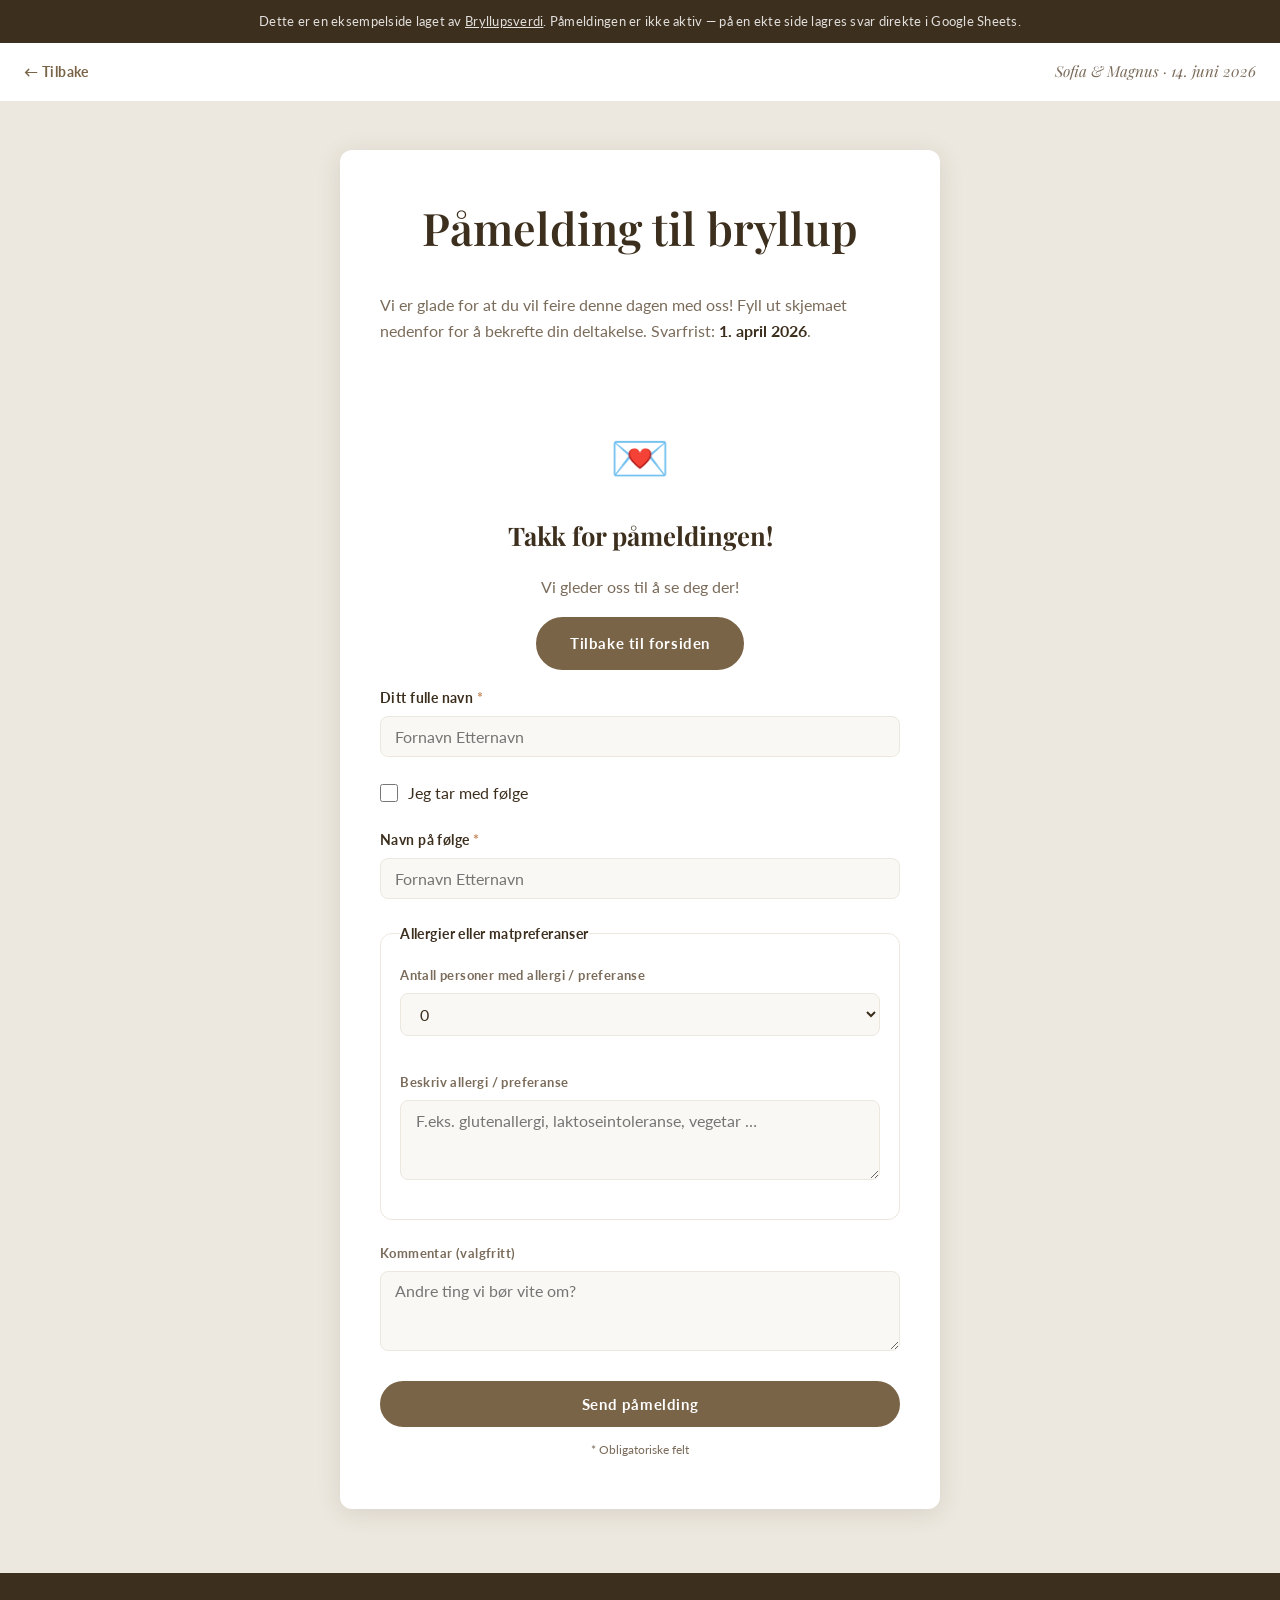
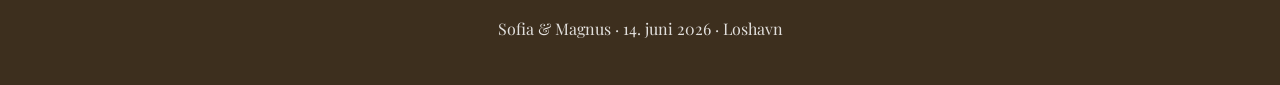
<file: demos/ingridogherman/paamelding.html>
<!DOCTYPE html>
<html lang="no">
<head>
  <meta charset="UTF-8" />
  <meta name="viewport" content="width=device-width, initial-scale=1.0" />
  <title>Påmelding – Sofia &amp; Magnus</title>
  <link rel="stylesheet" href="css/style.css" />
  <link rel="stylesheet" href="css/paamelding.css" />
  <link rel="preconnect" href="https://fonts.googleapis.com" />
  <link rel="preconnect" href="https://fonts.gstatic.com" crossorigin />
  <link href="https://fonts.googleapis.com/css2?family=Playfair+Display:ital,wght@0,400;0,600;1,400&family=Lato:wght@300;400;700&display=swap" rel="stylesheet" />
</head>
<body class="form-page">

  <div class="demo-banner" role="note">
    Dette er en eksempelside laget av <a href="/" style="color:inherit;text-decoration:underline">Bryllupsverdi</a>.
    Påmeldingen er ikke aktiv — på en ekte side lagres svar direkte i Google Sheets.
  </div>

  <header class="form-header">
    <a href="index.html" class="form-header__back">← Tilbake</a>
    <p class="form-header__title">Sofia &amp; Magnus · 14. juni 2026</p>
  </header>

  <main class="form-main">
    <div class="form-card">

      <!-- Intro -->
      <div class="form-intro" id="formIntro">
        <h1 class="section__title">Påmelding til bryllup</h1>
        <p>
          Vi er glade for at du vil feire denne dagen med oss!
          Fyll ut skjemaet nedenfor for å bekrefte din deltakelse.
          Svarfrist: <strong>1. april 2026</strong>.
        </p>
      </div>

      <!-- Suksess-melding (skjult til innsending) -->
      <div class="form-success" id="formSuccess" hidden>
        <div class="form-success__icon">💌</div>
        <h2>Takk for påmeldingen!</h2>
        <p>Vi gleder oss til å se deg der!</p>
        <a href="index.html" class="btn btn--primary">Tilbake til forsiden</a>
      </div>

      <!-- Selve skjemaet -->
      <form class="rsvp-form" id="rsvpForm" novalidate>

        <!-- Navn -->
        <div class="field">
          <label class="field__label" for="name">Ditt fulle navn <span aria-hidden="true">*</span></label>
          <input
            class="field__input"
            type="text"
            id="name"
            name="Navn"
            placeholder="Fornavn Etternavn"
            required
            autocomplete="name"
          />
          <span class="field__error" id="nameError">Vennligst oppgi navn.</span>
        </div>

        <!-- Følge -->
        <div class="field">
          <label class="field__checkbox">
            <input type="checkbox" id="hasGuest" name="Tar med følge" value="Ja" />
            <span class="field__checkbox-label">Jeg tar med følge</span>
          </label>
        </div>

        <div class="field field--guest" id="guestNameField" hidden>
          <label class="field__label" for="guestName">Navn på følge <span aria-hidden="true">*</span></label>
          <input
            class="field__input"
            type="text"
            id="guestName"
            name="Navn på følge"
            placeholder="Fornavn Etternavn"
            autocomplete="off"
          />
          <span class="field__error" id="guestError">Vennligst oppgi navn på følge.</span>
        </div>

        <!-- Allergier -->
        <fieldset class="field field--fieldset">
          <legend class="field__label">Allergier eller matpreferanser</legend>

          <div class="field field--inline">
            <label class="field__label field__label--small" for="allergyCount">
              Antall personer med allergi / preferanse
            </label>
            <select class="field__select" id="allergyCount" name="Antall med allergi">
              <option value="0">0</option>
              <option value="1">1</option>
              <option value="2">2</option>
              <option value="3">3+</option>
            </select>
          </div>

          <div class="field" id="allergyDetailField" hidden>
            <label class="field__label field__label--small" for="allergyDetail">
              Beskriv allergi / preferanse
            </label>
            <textarea
              class="field__textarea"
              id="allergyDetail"
              name="Allergi og preferanser"
              rows="3"
              placeholder="F.eks. glutenallergi, laktoseintoleranse, vegetar …"
            ></textarea>
          </div>
        </fieldset>

        <!-- Kommentar -->
        <div class="field">
          <label class="field__label field__label--small" for="comment">
            Kommentar (valgfritt)
          </label>
          <textarea
            class="field__textarea"
            id="comment"
            name="Kommentar"
            rows="3"
            placeholder="Andre ting vi bør vite om?"
          ></textarea>
        </div>

        <button class="btn btn--primary btn--full" type="submit" id="submitBtn">
          Send påmelding
        </button>

        <p class="form-note">* Obligatoriske felt</p>
      </form>

    </div>
  </main>

  <footer class="footer">
    <p>Sofia &amp; Magnus · 14. juni 2026 · Loshavn</p>
  </footer>

  <script src="js/paamelding.js"></script>
</body>
</html>
</file>
<file: assets/css/main.css>
/* ============================================================
   bryllupsverdi — design system
   ============================================================ */

/* VARIABLER
   ---------------------------------------------------------- */
:root {
  /* Palett */
  --cream:         #FAF7F2;
  --beige:         #EDE6D9;
  --rose:          #E8C5B8;
  --terra:         #C4705A;
  --burgundy:      #6B2D3E;
  --burgundy-dark: #541F2F;
  --text:          #2D3B35;
  --text-muted:    #6B7B74;
  --white:         #FFFFFF;

  /* Typografi */
  --font-serif: 'Cormorant Garamond', Georgia, serif;
  --font-sans:  'Inter', system-ui, -apple-system, sans-serif;

  /* Størrelser */
  --radius:    10px;
  --radius-sm:  6px;
  --shadow:    0 4px 24px rgba(45, 59, 53, .10);
  --shadow-lg: 0 12px 40px rgba(45, 59, 53, .15);
  --transition: .25s ease;

  /* Layout */
  --nav-h: 70px;
}

/* RESET
   ---------------------------------------------------------- */
*, *::before, *::after { box-sizing: border-box; margin: 0; padding: 0; }
html { scroll-behavior: smooth; -webkit-text-size-adjust: 100%; }

body {
  font-family: var(--font-sans);
  font-size: 1rem;
  line-height: 1.7;
  color: var(--text);
  background: var(--cream);
  -webkit-font-smoothing: antialiased;
}

img { display: block; max-width: 100%; height: auto; }
a   { color: inherit; }

:focus-visible {
  outline: 2px solid var(--burgundy);
  outline-offset: 3px;
  border-radius: 3px;
}

/* TYPOGRAFI — Cormorant kun på h ≥ 18 px
   ---------------------------------------------------------- */
h1, h2, h3 {
  font-family: var(--font-serif);
  font-weight: 600;
  line-height: 1.2;
  color: var(--text);
}

h4, h5, h6 {
  font-family: var(--font-sans);
  font-weight: 600;
  line-height: 1.35;
}

/* LAYOUT
   ---------------------------------------------------------- */
.container {
  width: min(1160px, 90%);
  margin-inline: auto;
}

.container--narrow {
  width: min(760px, 90%);
  margin-inline: auto;
}

.section {
  padding-block: 100px;
}

.section--beige { background: var(--beige); }
.section--dark  { background: var(--text); color: var(--white); }

/* Seksjons-labels og titler */
.section__label {
  font-family: var(--font-sans);
  font-size: .75rem;
  font-weight: 600;
  letter-spacing: .14em;
  text-transform: uppercase;
  color: var(--terra);
  margin-bottom: .75rem;
  display: block;
}

.section__title {
  font-size: clamp(2rem, 5vw, 3.2rem);
  font-weight: 600;
  color: var(--text);
  margin-bottom: 1rem;
}

.section__subtitle {
  font-size: 1.05rem;
  color: var(--text-muted);
  max-width: 600px;
  line-height: 1.75;
}

/* KNAPPER
   ---------------------------------------------------------- */
.btn {
  display: inline-flex;
  align-items: center;
  justify-content: center;
  gap: .5rem;
  font-family: var(--font-sans);
  font-size: .9rem;
  font-weight: 500;
  letter-spacing: .04em;
  padding: .875rem 2rem;
  border-radius: 50px;
  border: 2px solid transparent;
  text-decoration: none;
  cursor: pointer;
  transition: all var(--transition);
  white-space: nowrap;
  line-height: 1;
}

.btn--primary {
  background: var(--burgundy);
  color: var(--white);
  border-color: var(--burgundy);
}
.btn--primary:hover, .btn--primary:focus-visible {
  background: var(--burgundy-dark);
  border-color: var(--burgundy-dark);
}

.btn--outline {
  background: transparent;
  color: var(--text);
  border-color: var(--text);
}
.btn--outline:hover, .btn--outline:focus-visible {
  background: var(--text);
  color: var(--white);
}

.btn--outline-light {
  background: transparent;
  color: var(--white);
  border-color: rgba(255,255,255,.6);
}
.btn--outline-light:hover {
  background: var(--white);
  color: var(--text);
  border-color: var(--white);
}

/* SCROLL-ANIMASJONER
   ---------------------------------------------------------- */
[data-animate] {
  opacity: 0;
  transform: translateY(22px);
  transition: opacity .65s ease, transform .65s ease;
}

[data-animate].in-view {
  opacity: 1;
  transform: translateY(0);
}

[data-delay="1"] { transition-delay: .12s; }
[data-delay="2"] { transition-delay: .24s; }
[data-delay="3"] { transition-delay: .36s; }
[data-delay="4"] { transition-delay: .48s; }

/* For brukere som foretrekker redusert bevegelse */
@media (prefers-reduced-motion: reduce) {
  [data-animate] { opacity: 1; transform: none; transition: none; }
}

/* ============================================================
   NAV
   ============================================================ */
.site-header {
  position: fixed;
  top: 0; left: 0; right: 0;
  z-index: 100;
  height: var(--nav-h);
  display: flex;
  align-items: center;
  transition: background var(--transition), box-shadow var(--transition);
}

.site-header.scrolled {
  background: rgba(250, 247, 242, .92);
  backdrop-filter: blur(12px);
  -webkit-backdrop-filter: blur(12px);
  box-shadow: 0 1px 0 rgba(45,59,53,.08);
}

.site-header.menu-open {
  background: #FAF7F2;
  backdrop-filter: none;
  -webkit-backdrop-filter: none;
  box-shadow: none;
}
.site-header.menu-open .nav__logo-text   { color: var(--text); }
.site-header.menu-open .nav__toggle span { background: var(--text); }

/* Nav over hero: hvit tekst på transparent bakgrunn */
.site-header:not(.scrolled) .nav__logo-text { color: var(--white); }
.site-header:not(.scrolled) .nav__link { color: rgba(255,255,255,.82); }
.site-header:not(.scrolled) .nav__link:hover { color: var(--white); }
.site-header:not(.scrolled) .nav__link--cta {
  color: var(--white);
  border-color: rgba(255,255,255,.45);
}
.site-header:not(.scrolled) .nav__link--cta:hover {
  background: rgba(255,255,255,.15);
  color: var(--white);
}
.site-header:not(.scrolled) .nav__toggle span { background: var(--white); }

.nav {
  display: flex;
  align-items: center;
  gap: 2rem;
}

.nav__logo {
  text-decoration: none;
  margin-right: auto;
  flex-shrink: 0;
}

.nav__logo-text {
  font-family: var(--font-serif);
  font-size: 1.5rem;
  font-weight: 600;
  color: var(--text);
  letter-spacing: .01em;
}

.nav__menu {
  display: flex;
  align-items: center;
  gap: .25rem;
  list-style: none;
}

.nav__link {
  font-size: .875rem;
  font-weight: 450;
  color: var(--text-muted);
  text-decoration: none;
  padding: .4rem .75rem;
  border-radius: var(--radius-sm);
  transition: color var(--transition);
}

.nav__link:hover { color: var(--text); }

.nav__link--cta {
  font-weight: 500;
  color: var(--burgundy);
  border: 1.5px solid var(--burgundy);
  padding: .4rem 1.1rem;
  border-radius: 50px;
  margin-left: .5rem;
}
.nav__link--cta:hover {
  background: var(--burgundy);
  color: var(--white);
}

/* Mobilmeny-toggle */
.nav__toggle {
  display: none;
  flex-direction: column;
  justify-content: center;
  gap: 5px;
  width: 36px;
  height: 36px;
  background: none;
  border: none;
  cursor: pointer;
  padding: 4px;
  margin-left: auto;
}

.nav__toggle span {
  display: block;
  height: 1.5px;
  background: var(--text);
  border-radius: 2px;
  transition: all var(--transition);
}

.nav__toggle[aria-expanded="true"] span:nth-child(1) {
  transform: translateY(6.5px) rotate(45deg);
}
.nav__toggle[aria-expanded="true"] span:nth-child(2) { opacity: 0; }
.nav__toggle[aria-expanded="true"] span:nth-child(3) {
  transform: translateY(-6.5px) rotate(-45deg);
}

/* Språkvelger */
.lang-switch {
  display: flex;
  align-items: center;
  gap: .4rem;
  font-size: .8rem;
  color: var(--text-muted);
  flex-shrink: 0;
}

.lang-switch__btn {
  font-family: var(--font-sans);
  font-size: .8rem;
  font-weight: 500;
  letter-spacing: .06em;
  text-decoration: none;
  color: var(--text-muted);
  padding: .25rem .4rem;
  border-radius: var(--radius-sm);
  transition: color var(--transition);
}
.lang-switch__btn:hover { color: var(--text); }
.lang-switch__btn--active {
  color: var(--text);
  font-weight: 600;
}

/* ============================================================
   HERO
   ============================================================ */
.hero {
  min-height: 100svh;
  min-height: 100vh; /* fallback */
  display: flex;
  flex-direction: column;
  align-items: center;
  justify-content: center;
  position: relative;
  overflow: hidden;
  padding: calc(var(--nav-h) + 3rem) 2rem 5rem;
  text-align: center;
}

/* PLACEHOLDER — fjern <div class="hero__placeholder"> og legg inn
   <img class="hero__bg" src="assets/images/hero.webp"
        alt="Bryllupspar" width="1920" height="1080" fetchpriority="high">
   når bildet er klart */
.hero__placeholder {
  position: absolute;
  inset: 0;
  z-index: 0;
  background:
    radial-gradient(ellipse 70% 55% at 75% 15%, rgba(196,112,90,.22) 0%, transparent 55%),
    radial-gradient(ellipse 55% 70% at 20% 85%, rgba(107,45,62,.14) 0%, transparent 55%),
    linear-gradient(165deg, #FAF7F2 0%, #EDE6D9 60%, #E8C5B8 100%);
}

/* Dekorativt element */
.hero__placeholder::after {
  content: '';
  position: absolute;
  inset: 0;
  background-image:
    radial-gradient(circle 1px at 25% 30%, rgba(196,112,90,.3) 0%, transparent 0),
    radial-gradient(circle 1px at 75% 70%, rgba(107,45,62,.2) 0%, transparent 0);
  background-size: 60px 60px;
  opacity: .4;
}

.hero__bg {
  position: absolute;
  inset: 0;
  width: 100%;
  height: 100%;
  object-fit: cover;
  z-index: 0;
}

/* Overlay over ekte bilde */
.hero__overlay {
  position: absolute;
  inset: 0;
  z-index: 1;
  background: linear-gradient(
    to bottom,
    rgba(0,0,0,.45) 0%,
    rgba(0,0,0,.20) 45%,
    rgba(0,0,0,.55) 100%
  );
}

/* Hero med ekte foto — hvit tekst */
.hero--photo .hero__eyebrow { color: rgba(255,255,255,.85); }

.hero--photo .hero__title {
  color: var(--white);
  text-shadow: 0 2px 24px rgba(0,0,0,.35);
}

.hero--photo .hero__title em { color: var(--rose); }

.hero--photo .hero__subtitle { color: rgba(255,255,255,.82); }

.hero--photo .btn--outline {
  border-color: rgba(255,255,255,.65);
  color: var(--white);
}
.hero--photo .btn--outline:hover {
  background: var(--white);
  color: var(--text);
  border-color: var(--white);
}

.hero--photo .hero__scroll { color: rgba(255,255,255,.65); }

.hero__content {
  position: relative;
  z-index: 2;
  max-width: 820px;
  display: flex;
  flex-direction: column;
  align-items: center;
  gap: 1.5rem;
}

.hero__eyebrow {
  font-family: var(--font-sans);
  font-size: .8rem;
  font-weight: 600;
  letter-spacing: .16em;
  text-transform: uppercase;
  color: var(--terra);
}

.hero__title {
  font-size: clamp(2.8rem, 7.5vw, 5.2rem);
  font-weight: 600;
  color: var(--text);
  line-height: 1.1;
  letter-spacing: -.01em;
}

.hero__title em {
  font-style: italic;
  color: var(--burgundy);
}

.hero__subtitle {
  font-size: clamp(1rem, 2.2vw, 1.15rem);
  color: var(--text-muted);
  max-width: 560px;
  line-height: 1.75;
}

.hero__ctas {
  display: flex;
  gap: 1rem;
  flex-wrap: wrap;
  justify-content: center;
  margin-top: .5rem;
}

/* Scrollpil */
.hero__scroll {
  position: absolute;
  bottom: 2.5rem;
  left: 50%;
  translate: -50% 0;
  z-index: 2;
  color: var(--text-muted);
  text-decoration: none;
  animation: scroll-bounce 2.2s ease-in-out infinite;
  transition: color var(--transition);
}
.hero__scroll:hover { color: var(--terra); }

@keyframes scroll-bounce {
  0%, 100% { transform: translateY(0); }
  50%       { transform: translateY(7px); }
}

/* ============================================================
   PLACEHOLDER-SEKSJONER (fylles ut neste runde)
   ============================================================ */
.why,
.demos,
.pricing,
.process,
.about,
.faq,
.contact {
  padding-block: 100px;
}

.why     { background: var(--beige); }
.demos   { background: var(--cream); }
.pricing { background: var(--beige); }
.process { background: var(--cream); }
.about   { background: var(--beige); }
.faq     { background: var(--cream); }
.contact { background: var(--text); color: var(--white); }

.contact .section__title { color: var(--white); }
.contact .section__label { color: var(--rose); }

/* FOOTER
   ---------------------------------------------------------- */
.footer {
  background: var(--text);
  color: rgba(255,255,255,.7);
  padding: 3rem 1rem;
  text-align: center;
  font-size: .875rem;
  line-height: 2;
}

.footer__brand {
  font-family: var(--font-serif);
  font-size: 1.4rem;
  font-weight: 600;
  color: var(--white);
  margin-bottom: .5rem;
}

.footer__note a {
  color: rgba(255,255,255,.55);
  text-decoration: underline;
  text-underline-offset: 3px;
}
.footer__note a:hover { color: var(--white); }

/* ============================================================
   RESPONSIV — MOBIL
   ============================================================ */
@media (max-width: 768px) {
  .section { padding-block: 72px; }

  /* Nav: mobil hamburger-meny */
  .nav__toggle { display: flex; }

  .nav__menu {
    display: none;
    position: fixed;
    top: 0;
    left: 0;
    right: 0;
    bottom: 0;
    width: 100%;
    height: 100dvh;
    background: #FAF7F2;
    flex-direction: column;
    align-items: center;
    justify-content: center;
    gap: 0;
    z-index: 9999;
    list-style: none;
    padding-top: calc(var(--nav-h) + env(safe-area-inset-top, 0px));
    padding-bottom: env(safe-area-inset-bottom, 1rem);
    overflow-y: auto;
    overscroll-behavior: contain;
    -webkit-overflow-scrolling: touch;
  }

  .nav__menu.open { display: flex; }

  /* Størrelser for menylenker på mobil */
  .nav__menu .nav__link {
    font-size: 1.3rem;
    font-weight: 500;
    padding: .9rem 2rem;
    min-width: 220px;
    max-width: 280px;
    width: 100%;
    text-align: center;
    border-radius: var(--radius);
    display: block;
  }

  .nav__menu .nav__link--cta {
    margin-left: 0;
    margin-top: 1.25rem;
    padding: .9rem 2.5rem;
    font-size: 1rem;
  }

  /* Farger — disse reglene kommer ETTER :not(.scrolled)-reglene globalt,
     og vinner dermed ved lik spesifisitet */
  .site-header.menu-open .nav__link {
    color: #2D3B35;
  }
  .site-header.menu-open .nav__link:hover,
  .site-header.menu-open .nav__link:active {
    color: #6B2D3E;
    background: #EDE6D9;
  }
  .site-header.menu-open .nav__link--cta {
    color: #ffffff;
    background: #6B2D3E;
    border-color: #6B2D3E;
  }
  .site-header.menu-open .nav__link--cta:hover,
  .site-header.menu-open .nav__link--cta:active {
    background: #541F2F;
    border-color: #541F2F;
    color: #ffffff;
  }

  /* Hero */
  .hero { padding-top: calc(var(--nav-h) + 2rem); }

  .hero__title { letter-spacing: -.02em; }

  .hero__ctas { flex-direction: column; align-items: center; }
  .hero__ctas .btn { width: 100%; max-width: 300px; }
}

@media (max-width: 480px) {
  .hero { min-height: 100dvh; }
}

/* ============================================================
   WHY SECTION
   ============================================================ */
.why { background: var(--beige); }

.why__header {
  text-align: center;
  max-width: 620px;
  margin: 0 auto 3.5rem;
}

.why__grid {
  display: grid;
  grid-template-columns: repeat(2, 1fr);
  gap: 1.5rem;
}

.why__card {
  background: var(--white);
  border-radius: var(--radius);
  padding: 2rem 1.75rem;
  box-shadow: var(--shadow);
  display: flex;
  flex-direction: column;
  gap: .875rem;
  transition: transform var(--transition), box-shadow var(--transition);
}

.why__card:hover {
  transform: translateY(-3px);
  box-shadow: var(--shadow-lg);
}

.why__card-icon {
  width: 48px;
  height: 48px;
  display: flex;
  align-items: center;
  justify-content: center;
  background: rgba(196,112,90,.13);
  border-radius: 10px;
  color: var(--terra);
  flex-shrink: 0;
}

.why__card-title {
  font-family: var(--font-serif);
  font-size: 1.2rem;
  font-weight: 600;
  color: var(--text);
}

.why__card-text {
  font-size: .9rem;
  color: var(--text-muted);
  line-height: 1.7;
}

/* ============================================================
   DEMO TEMPLATES SECTION
   ============================================================ */
.demos { background: var(--cream); }

.demos__header {
  text-align: center;
  max-width: 620px;
  margin: 0 auto 3.5rem;
}

.demos__grid {
  display: grid;
  grid-template-columns: repeat(3, 1fr);
  gap: 1.75rem;
}

.demo-card {
  background: var(--white);
  border-radius: var(--radius);
  box-shadow: var(--shadow);
  overflow: hidden;
  display: flex;
  flex-direction: column;
  transition: box-shadow var(--transition), transform var(--transition);
}

.demo-card:hover {
  box-shadow: var(--shadow-lg);
  transform: translateY(-4px);
}

/* Live iframe previews */
.demo-card__preview {
  height: 260px;
  position: relative;
  overflow: hidden;
  flex-shrink: 0;
  background: var(--beige);
}

.demo-card__frame {
  position: absolute;
  top: 0;
  left: 0;
  width: 1280px;
  height: 960px;
  border: none;
  transform-origin: 0 0;
  transform: scale(0.271);
  pointer-events: none;
}

.demo-card__preview-link {
  position: absolute;
  inset: 0;
  z-index: 2;
  display: flex;
  align-items: flex-end;
  justify-content: center;
  padding-bottom: 1.25rem;
  background: linear-gradient(to top, rgba(0,0,0,.55) 0%, transparent 55%);
  text-decoration: none;
  opacity: 0;
  transition: opacity .25s ease;
}
.demo-card__preview-link span {
  font-size: .72rem;
  font-weight: 700;
  letter-spacing: .1em;
  text-transform: uppercase;
  color: #fff;
  background: rgba(0,0,0,.45);
  padding: .45rem 1.1rem;
  border-radius: 50px;
  border: 1px solid rgba(255,255,255,.25);
}
.demo-card:hover .demo-card__preview-link { opacity: 1; }

.demo-card__body {
  padding: 1.5rem 1.75rem 2rem;
  display: flex;
  flex-direction: column;
  gap: .75rem;
  flex: 1;
}

.demo-card__tag {
  font-size: .72rem;
  font-weight: 600;
  letter-spacing: .12em;
  text-transform: uppercase;
  color: var(--terra);
}

.demo-card__title {
  font-family: var(--font-serif);
  font-size: 1.35rem;
  font-weight: 600;
  color: var(--text);
}

.demo-card__desc {
  font-size: .88rem;
  color: var(--text-muted);
  line-height: 1.65;
  flex: 1;
}

.demo-card__fits {
  font-size: .8rem;
  color: var(--text-muted);
  font-style: italic;
}

.demo-card__cta {
  display: inline-flex;
  align-items: center;
  gap: .4rem;
  font-size: .85rem;
  font-weight: 500;
  color: var(--burgundy);
  text-decoration: none;
  margin-top: .25rem;
  transition: gap var(--transition);
}

.demo-card__cta:hover { gap: .7rem; }

/* ============================================================
   PRICING SECTION
   ============================================================ */
.pricing {
  background: var(--beige);
  position: relative;
  overflow: hidden;
}

.pricing__bg {
  position: absolute;
  inset: 0;
  z-index: 0;
}
.pricing__bg img {
  width: 100%;
  height: 100%;
  object-fit: cover;
  object-position: center 18%;
  opacity: .13;
  mix-blend-mode: multiply;
}

.pricing .container {
  position: relative;
  z-index: 1;
}

.pricing__header {
  text-align: center;
  max-width: 580px;
  margin: 0 auto 3.5rem;
}

.pricing__grid {
  display: grid;
  grid-template-columns: repeat(3, 1fr);
  gap: 1.25rem;
  align-items: stretch;
}

.price-card {
  background: var(--white);
  border-radius: var(--radius);
  padding: 2rem 1.5rem;
  box-shadow: var(--shadow);
  display: flex;
  flex-direction: column;
  gap: 1.25rem;
  position: relative;
}

.price-card--featured {
  background: var(--text);
  color: var(--white);
  box-shadow: var(--shadow-lg);
  padding-top: 2.5rem;
}

.price-card__badge {
  position: absolute;
  top: -12px;
  left: 50%;
  translate: -50% 0;
  background: var(--terra);
  color: var(--white);
  font-size: .7rem;
  font-weight: 700;
  letter-spacing: .1em;
  text-transform: uppercase;
  padding: .3rem .9rem;
  border-radius: 50px;
  white-space: nowrap;
}

.price-card__name {
  font-family: var(--font-serif);
  font-size: 1.4rem;
  font-weight: 600;
}

.price-card--featured .price-card__name { color: var(--white); }

.price-card__price {
  display: flex;
  align-items: baseline;
  gap: .3rem;
}

.price-card__amount {
  font-family: var(--font-serif);
  font-size: 2.2rem;
  font-weight: 600;
  color: var(--burgundy);
  line-height: 1;
}

.price-card--featured .price-card__amount { color: var(--rose); }

.price-card__currency {
  font-size: .9rem;
  color: var(--text-muted);
  font-weight: 400;
}

.price-card--featured .price-card__currency { color: rgba(255,255,255,.55); }

.price-card__desc {
  font-size: .88rem;
  color: var(--text-muted);
  line-height: 1.65;
  margin: -.25rem 0;
}

.price-card--featured .price-card__desc { color: rgba(255,255,255,.6); }

.price-card__divider {
  height: 1px;
  background: var(--beige);
}

.price-card--featured .price-card__divider { background: rgba(255,255,255,.12); }

.price-card__features {
  list-style: none;
  display: flex;
  flex-direction: column;
  gap: .6rem;
  flex: 1;
}

.price-card__features li {
  display: flex;
  align-items: flex-start;
  gap: .6rem;
  font-size: .875rem;
  color: var(--text-muted);
  line-height: 1.45;
}

.price-card--featured .price-card__features li { color: rgba(255,255,255,.75); }

.price-card__features li::before {
  content: '';
  flex-shrink: 0;
  width: 16px;
  height: 16px;
  margin-top: 1px;
  background-image: url("data:image/svg+xml,%3Csvg xmlns='http://www.w3.org/2000/svg' viewBox='0 0 16 16' fill='none'%3E%3Ccircle cx='8' cy='8' r='7.25' stroke='%23C4705A' stroke-width='1.25'/%3E%3Cpath d='M5 8l2 2 4-4' stroke='%23C4705A' stroke-width='1.5' stroke-linecap='round' stroke-linejoin='round'/%3E%3C/svg%3E");
  background-size: contain;
  background-repeat: no-repeat;
}

.price-card--featured .price-card__features li::before {
  background-image: url("data:image/svg+xml,%3Csvg xmlns='http://www.w3.org/2000/svg' viewBox='0 0 16 16' fill='none'%3E%3Ccircle cx='8' cy='8' r='7.25' stroke='%23E8C5B8' stroke-width='1.25'/%3E%3Cpath d='M5 8l2 2 4-4' stroke='%23E8C5B8' stroke-width='1.5' stroke-linecap='round' stroke-linejoin='round'/%3E%3C/svg%3E");
}

.price-card .btn {
  width: 100%;
  justify-content: center;
  margin-top: auto;
}

.price-card--featured .btn--outline {
  border-color: rgba(255,255,255,.5);
  color: var(--white);
}
.price-card--featured .btn--outline:hover {
  background: var(--white);
  color: var(--text);
  border-color: var(--white);
}

.pricing__note {
  text-align: center;
  font-size: .82rem;
  color: var(--text-muted);
  margin-top: 2rem;
}


/* ============================================================
   PROCESS SECTION
   ============================================================ */
.process { background: var(--cream); }

.process__header {
  text-align: center;
  max-width: 800px;
  margin: 0 auto 4rem;
}

.process__steps {
  list-style: none;
  display: flex;
  flex-direction: column;
  gap: 0;
  max-width: 740px;
  margin: 0 auto;
  position: relative;
}

.process__steps::before {
  content: '';
  position: absolute;
  left: 27px;
  top: 28px;
  bottom: 28px;
  width: 1.5px;
  background: var(--beige);
  z-index: 0;
}

.process__step {
  display: grid;
  grid-template-columns: 56px 1fr;
  gap: 1.5rem;
  align-items: start;
  padding: 1.25rem 0;
  position: relative;
  z-index: 1;
}

.process__step-num {
  width: 56px;
  height: 56px;
  display: flex;
  align-items: center;
  justify-content: center;
  background: var(--cream);
  border: 2px solid var(--beige);
  border-radius: 50%;
  font-family: var(--font-serif);
  font-size: 1.3rem;
  font-weight: 600;
  color: var(--terra);
  flex-shrink: 0;
  transition: background var(--transition), border-color var(--transition);
}

.process__step:hover .process__step-num {
  background: var(--rose);
  border-color: var(--terra);
}

.process__step-body {
  padding-top: .75rem;
}

.process__step-title {
  font-family: var(--font-serif);
  font-size: 1.25rem;
  font-weight: 600;
  color: var(--text);
  margin-bottom: .4rem;
}

.process__step-text {
  font-size: .9rem;
  color: var(--text-muted);
  line-height: 1.7;
}

.process__step-note {
  display: inline-block;
  margin-top: .5rem;
  font-size: .78rem;
  font-weight: 500;
  letter-spacing: .08em;
  text-transform: uppercase;
  color: var(--terra);
  background: rgba(196,112,90,.1);
  padding: .2rem .7rem;
  border-radius: 50px;
}

/* ============================================================
   ABOUT SECTION
   ============================================================ */
.about { background: var(--beige); }

.about__inner {
  display: grid;
  grid-template-columns: 340px 1fr;
  gap: 5rem;
  align-items: center;
}

.about__img-wrap {
  border-radius: var(--radius);
  overflow: hidden;
  aspect-ratio: 3/4;
  box-shadow: var(--shadow-lg);
  background: var(--rose);
  position: relative;
}

/* Placeholder — fjern når bilde er klart */
.about__img-placeholder {
  position: absolute;
  inset: 0;
  display: flex;
  flex-direction: column;
  align-items: center;
  justify-content: center;
  gap: 1rem;
  color: rgba(107,45,62,.4);
  font-family: var(--font-sans);
  font-size: .8rem;
  letter-spacing: .08em;
  text-transform: uppercase;
  text-align: center;
  padding: 2rem;
}

.about__img-placeholder svg { opacity: .5; }

.about__img {
  width: 100%;
  height: 100%;
  object-fit: cover;
  object-position: center top;
}

.about__text {
  display: flex;
  flex-direction: column;
  gap: 1.25rem;
}

.about__text p {
  font-size: .97rem;
  color: var(--text);
  line-height: 1.8;
}

.about__contact {
  display: flex;
  flex-direction: column;
  gap: .6rem;
  margin-top: .25rem;
}

.about__contact-item {
  display: flex;
  align-items: center;
  gap: .55rem;
  font-size: .97rem;
  color: var(--text-muted);
  text-decoration: none;
  transition: color .2s;
}

.about__contact-item:hover {
  color: var(--primary);
}

.about__quote {
  background: var(--white);
  border-left: 3px solid var(--terra);
  border-radius: 0 var(--radius-sm) var(--radius-sm) 0;
  padding: 1.25rem 1.5rem;
  font-style: italic;
  font-size: .95rem;
  color: var(--text-muted);
  line-height: 1.75;
}

/* ============================================================
   FAQ SECTION
   ============================================================ */
.faq { background: var(--cream); }

.faq__header {
  text-align: center;
  max-width: 540px;
  margin: 0 auto 3rem;
}

.faq__list {
  display: flex;
  flex-direction: column;
}

.faq__item {
  border-bottom: 1px solid var(--beige);
}

.faq__item summary {
  padding: 1.25rem 0;
  cursor: pointer;
  font-weight: 500;
  font-size: .97rem;
  display: flex;
  justify-content: space-between;
  align-items: center;
  gap: 1.5rem;
  list-style: none;
  color: var(--text);
  transition: color var(--transition);
  user-select: none;
}

.faq__item summary::-webkit-details-marker { display: none; }

.faq__item summary::after {
  content: '';
  flex-shrink: 0;
  width: 20px;
  height: 20px;
  background-image: url("data:image/svg+xml,%3Csvg xmlns='http://www.w3.org/2000/svg' viewBox='0 0 20 20' fill='none'%3E%3Cpath d='M5 7.5l5 5 5-5' stroke='%236B7B74' stroke-width='1.5' stroke-linecap='round' stroke-linejoin='round'/%3E%3C/svg%3E");
  background-size: contain;
  background-repeat: no-repeat;
  transition: transform var(--transition);
}

.faq__item[open] summary {
  color: var(--burgundy);
}

.faq__item[open] summary::after {
  transform: rotate(180deg);
}

.faq__answer {
  padding-bottom: 1.5rem;
  font-size: .92rem;
  color: var(--text-muted);
  line-height: 1.8;
  max-width: 620px;
}

.faq__answer a {
  color: var(--burgundy);
  text-underline-offset: 3px;
}

/* ============================================================
   CONTACT SECTION
   ============================================================ */
.contact { background: var(--text); color: var(--white); }

.contact .section__label { color: var(--rose); }
.contact .section__title { color: var(--white); }

.contact__header {
  text-align: center;
  max-width: 700px;
  margin: 0 auto 3rem;
}

.contact__subtitle {
  font-size: 1rem;
  color: rgba(255,255,255,.65);
  line-height: 1.75;
  margin-top: .75rem;
}

.contact-form {
  display: flex;
  flex-direction: column;
  gap: 1.25rem;
}

.form-row {
  display: grid;
  grid-template-columns: 1fr 1fr;
  gap: 1.25rem;
}

.form-group {
  display: flex;
  flex-direction: column;
  gap: .4rem;
}

.form-group label {
  font-size: .82rem;
  font-weight: 500;
  letter-spacing: .04em;
  color: rgba(255,255,255,.65);
}

.form-group input,
.form-group select,
.form-group textarea {
  width: 100%;
  padding: .8rem 1rem;
  background: rgba(255,255,255,.07);
  border: 1.5px solid rgba(255,255,255,.15);
  border-radius: var(--radius-sm);
  font-family: var(--font-sans);
  font-size: .95rem;
  color: var(--white);
  transition: border-color var(--transition), background var(--transition);
  -webkit-appearance: none;
  appearance: none;
}

.form-group select {
  background-image: url("data:image/svg+xml,%3Csvg xmlns='http://www.w3.org/2000/svg' viewBox='0 0 16 16' fill='none'%3E%3Cpath d='M4 6l4 4 4-4' stroke='rgba(255,255,255,0.5)' stroke-width='1.5' stroke-linecap='round' stroke-linejoin='round'/%3E%3C/svg%3E");
  background-repeat: no-repeat;
  background-position: right .75rem center;
  background-size: 16px;
  padding-right: 2.5rem;
  cursor: pointer;
}

.form-group input::placeholder,
.form-group textarea::placeholder { color: rgba(255,255,255,.3); }

.form-group select option { background: #2D3B35; color: var(--white); }

.form-group input:focus,
.form-group select:focus,
.form-group textarea:focus {
  outline: none;
  border-color: var(--rose);
  background: rgba(255,255,255,.1);
}

.form-group textarea {
  resize: vertical;
  min-height: 120px;
}

.form-submit {
  display: flex;
  flex-direction: column;
  align-items: center;
  gap: 1rem;
  margin-top: .5rem;
}

.form-submit .btn {
  min-width: 220px;
}

.form-message {
  font-size: .88rem;
  text-align: center;
  padding: .75rem 1.25rem;
  border-radius: var(--radius-sm);
  display: none;
}

.form-message--success {
  background: rgba(150,200,150,.15);
  color: #a8e6a8;
  border: 1px solid rgba(150,200,150,.3);
}

.form-message--error {
  background: rgba(220,100,100,.12);
  color: #f4a0a0;
  border: 1px solid rgba(220,100,100,.25);
}

/* ============================================================
   FOOTER (utvidet)
   ============================================================ */
.footer {
  background: var(--text);
  border-top: 1px solid rgba(255,255,255,.08);
  padding: 3rem 1rem 2.5rem;
  text-align: center;
  font-size: .875rem;
  line-height: 2;
  color: rgba(255,255,255,.5);
}

.footer__brand {
  font-family: var(--font-serif);
  font-size: 1.5rem;
  font-weight: 600;
  color: var(--white);
  margin-bottom: 1.25rem;
  display: block;
}

.footer__links {
  display: flex;
  justify-content: center;
  gap: 2rem;
  flex-wrap: wrap;
  margin-bottom: 1.5rem;
}

.footer__links a {
  color: rgba(255,255,255,.5);
  text-decoration: none;
  font-size: .82rem;
  transition: color var(--transition);
}

.footer__links a:hover { color: var(--white); }

.footer__copy {
  font-size: .8rem;
  color: rgba(255,255,255,.3);
}

.footer__note a {
  color: rgba(255,255,255,.4);
  text-decoration: underline;
  text-underline-offset: 3px;
}
.footer__note a:hover { color: rgba(255,255,255,.7); }

/* ============================================================
   TILLEGGSRESPONSIV
   ============================================================ */
@media (max-width: 1024px) {
  .pricing__grid { grid-template-columns: repeat(2, 1fr); }
}

@media (max-width: 900px) {
  .demos__grid { grid-template-columns: 1fr; max-width: 480px; margin-inline: auto; }
  .about__inner { grid-template-columns: 1fr; gap: 3rem; }
  .about__img-wrap { aspect-ratio: 3/4; max-width: 340px; margin-inline: auto; }
}

@media (max-width: 768px) {
  .why__grid { grid-template-columns: 1fr; }
  .pricing__grid { grid-template-columns: 1fr; max-width: 400px; margin-inline: auto; }
  .form-row { grid-template-columns: 1fr; }
  .process__steps::before { left: 23px; }
  .process__step { grid-template-columns: 48px 1fr; gap: 1rem; }
  .process__step-num { width: 48px; height: 48px; font-size: 1.1rem; }
}
</file>
<file: demos/botanisk/style.css>
/* ============================================================
   Botanisk Romantikk — bryllupsverdi demo
   ============================================================ */
:root {
  --cream:      #FAF5EE;
  --blush:      #F0E0D2;
  --blush-deep: #E8C8B4;
  --rose:       #C07A62;
  --rose-dark:  #8F4F3A;
  --sage:       #6A8F65;
  --sage-dark:  #425840;
  --text:       #3A2C24;
  --text-mid:   #7A5C4A;
  --white:      #FFFCF8;

  --font-serif: 'Cormorant Garamond', Georgia, serif;
  --font-sans:  'Nunito Sans', system-ui, sans-serif;
  --radius:     16px;
  --radius-sm:  10px;
  --shadow:     0 4px 30px rgba(58,44,36,.10);
  --shadow-lg:  0 12px 48px rgba(58,44,36,.15);
  --transition: .3s ease;
}

*, *::before, *::after { box-sizing: border-box; margin: 0; padding: 0; }
html { scroll-behavior: smooth; font-size: 18px; }
body { font-family: var(--font-sans); font-size: 1rem; line-height: 1.75; color: var(--text); background: var(--cream); -webkit-font-smoothing: antialiased; }
img { display: block; max-width: 100%; height: auto; }
a { color: inherit; }
:focus-visible { outline: 2px solid var(--rose); outline-offset: 3px; border-radius: 3px; }

/* DEMO BANNER */
.demo-banner {
  background: var(--sage-dark);
  color: rgba(255,255,255,.75);
  text-align: center;
  padding: .5rem 1rem;
  font-size: .7rem;
  font-family: var(--font-sans);
  letter-spacing: .08em;
  text-transform: uppercase;
  display: flex;
  justify-content: center;
  align-items: center;
  gap: 1.5rem;
}
.demo-banner a { color: var(--blush-deep); text-decoration: none; }
.demo-banner a:hover { text-decoration: underline; }
.demo-banner__style {
  background: var(--rose);
  color: #fff;
  padding: .15rem .7rem;
  border-radius: 20px;
  font-size: .65rem;
  font-weight: 700;
}

/* NAV */
.nav {
  position: sticky;
  top: 0;
  z-index: 50;
  background: rgba(250,245,238,.95);
  backdrop-filter: blur(10px);
  border-bottom: 1px solid var(--blush);
}
.nav__inner {
  max-width: 1100px;
  margin: 0 auto;
  padding: 1.1rem 2.5rem;
  display: flex;
  align-items: center;
  justify-content: space-between;
}
.nav__logo {
  font-family: var(--font-serif);
  font-size: 1.5rem;
  font-weight: 600;
  font-style: italic;
  color: var(--rose);
  letter-spacing: .02em;
}
.nav__links { display: flex; gap: 1.75rem; list-style: none; }
.nav__links a {
  font-size: .82rem;
  font-weight: 600;
  letter-spacing: .08em;
  text-decoration: none;
  color: var(--text-mid);
  transition: color var(--transition);
}
.nav__links a:hover { color: var(--rose); }

/* HERO */
.hero {
  position: relative;
  min-height: 100svh;
  min-height: 100vh;
  display: flex;
  align-items: flex-end;
  overflow: hidden;
}
.hero__img {
  position: absolute;
  inset: 0;
  width: 100%;
  height: 100%;
  object-fit: cover;
  object-position: center top;
}
.hero__overlay {
  position: absolute;
  inset: 0;
  background: linear-gradient(
    to top,
    rgba(58,44,36,.75) 0%,
    rgba(58,44,36,.3) 50%,
    rgba(58,44,36,.1) 100%
  );
}
.hero__content {
  position: relative;
  z-index: 2;
  padding: 4rem 3rem;
  max-width: 700px;
  color: var(--white);
}
.hero__eyebrow {
  font-family: var(--font-sans);
  font-size: .72rem;
  font-weight: 700;
  letter-spacing: .18em;
  text-transform: uppercase;
  color: var(--blush-deep);
  margin-bottom: 1rem;
  display: block;
}
.hero__title {
  font-family: var(--font-serif);
  font-size: clamp(3rem, 8vw, 5.5rem);
  font-weight: 300;
  font-style: italic;
  line-height: 1.05;
  color: var(--white);
  text-shadow: 0 2px 20px rgba(0,0,0,.2);
  margin-bottom: 1.25rem;
}
.hero__title em { font-style: normal; font-weight: 600; color: var(--blush-deep); }
.hero__sub {
  font-size: .97rem;
  color: rgba(255,255,255,.8);
  margin-bottom: 2rem;
  line-height: 1.65;
}
.btn-rose {
  display: inline-block;
  padding: .85rem 2.25rem;
  background: var(--rose);
  color: var(--white);
  text-decoration: none;
  font-size: .82rem;
  font-weight: 700;
  letter-spacing: .1em;
  text-transform: uppercase;
  border-radius: 50px;
  transition: background var(--transition), transform var(--transition);
  box-shadow: 0 4px 20px rgba(192,122,98,.4);
}
.btn-rose:hover { background: var(--rose-dark); transform: translateY(-2px); }
.btn-outline-rose {
  display: inline-block;
  padding: .85rem 2.25rem;
  border: 2px solid rgba(255,255,255,.5);
  color: var(--white);
  text-decoration: none;
  font-size: .82rem;
  font-weight: 700;
  letter-spacing: .1em;
  text-transform: uppercase;
  border-radius: 50px;
  transition: all var(--transition);
}
.btn-outline-rose:hover { background: rgba(255,255,255,.15); border-color: rgba(255,255,255,.8); }

/* SECTIONS */
.section { padding: 90px 2.5rem; }
.section--cream { background: var(--cream); }
.section--blush { background: var(--blush); }
.section--sage  { background: #EBF0E8; }
.section--dark  { background: var(--sage-dark); color: var(--white); }
.container { max-width: 1100px; margin: 0 auto; }
.container--narrow { max-width: 720px; margin: 0 auto; }

.section__label {
  font-family: var(--font-sans);
  font-size: .7rem;
  font-weight: 700;
  letter-spacing: .16em;
  text-transform: uppercase;
  color: var(--sage);
  display: block;
  margin-bottom: .75rem;
}
.section--dark .section__label { color: var(--blush-deep); }
.section__title {
  font-family: var(--font-serif);
  font-size: clamp(2rem, 5vw, 3rem);
  font-weight: 600;
  font-style: italic;
  color: var(--text);
  line-height: 1.15;
  margin-bottom: 1.5rem;
}
.section--dark .section__title { color: var(--white); }

/* Dekorativ kvist-separator */
.sprig {
  display: flex;
  align-items: center;
  gap: 1rem;
  margin-bottom: 2.5rem;
}
.sprig::before,
.sprig::after {
  content: '';
  flex: 1;
  height: 1px;
  background: linear-gradient(to right, transparent, var(--blush-deep));
}
.sprig::after { background: linear-gradient(to left, transparent, var(--blush-deep)); }
.sprig__icon { font-size: 1.2rem; flex-shrink: 0; color: var(--rose); }

/* STORY */
.story__grid {
  display: grid;
  grid-template-columns: 380px 1fr;
  gap: 4rem;
  align-items: center;
}
.story__img {
  border-radius: var(--radius);
  overflow: hidden;
  aspect-ratio: 3/4;
  box-shadow: var(--shadow-lg);
}
.story__img img { width: 100%; height: 100%; object-fit: cover; object-position: center top; }
.story__body { display: flex; flex-direction: column; gap: 1.25rem; }
.story__body p { font-size: .97rem; color: var(--text-mid); line-height: 1.85; }
.story__quote {
  font-family: var(--font-serif);
  font-size: 1.35rem;
  font-style: italic;
  color: var(--rose);
  line-height: 1.5;
  padding: 1.25rem 1.5rem;
  background: var(--white);
  border-radius: var(--radius-sm);
  border-left: 3px solid var(--rose);
}
.story__sig {
  font-family: var(--font-serif);
  font-style: italic;
  font-size: 1.15rem;
  color: var(--rose);
}

/* PROGRAMME */
.programme__steps {
  display: flex;
  flex-direction: column;
  gap: 0;
  position: relative;
}
.programme__steps::before {
  content: '';
  position: absolute;
  left: 27px;
  top: 28px;
  bottom: 28px;
  width: 1.5px;
  background: var(--blush-deep);
  opacity: .5;
}
.programme__item {
  display: grid;
  grid-template-columns: 56px 1fr;
  gap: 1.5rem;
  padding: 1.25rem 0;
  position: relative;
  z-index: 1;
}
.programme__dot {
  width: 56px;
  height: 56px;
  border-radius: 50%;
  background: var(--white);
  border: 2px solid var(--blush-deep);
  display: flex;
  align-items: center;
  justify-content: center;
  font-size: 1.3rem;
  flex-shrink: 0;
  box-shadow: 0 2px 10px rgba(192,122,98,.15);
}
.programme__body { padding-top: .75rem; }
.programme__time {
  font-size: .72rem;
  font-weight: 700;
  letter-spacing: .12em;
  text-transform: uppercase;
  color: var(--rose);
  margin-bottom: .2rem;
}
.programme__title {
  font-family: var(--font-serif);
  font-size: 1.2rem;
  font-weight: 600;
  color: var(--text);
  margin-bottom: .3rem;
}
.programme__desc { font-size: .88rem; color: var(--text-mid); line-height: 1.65; }
.programme__note {
  display: inline-block;
  margin-top: .4rem;
  font-size: .75rem;
  font-weight: 600;
  color: var(--sage-dark);
  background: #EBF0E8;
  padding: .2rem .75rem;
  border-radius: 50px;
}

/* PRAKTISK */
.praktisk__grid {
  display: grid;
  grid-template-columns: repeat(3, 1fr);
  gap: 1.5rem;
  margin-top: 1rem;
}
.praktisk__card {
  background: var(--white);
  border-radius: var(--radius);
  padding: 2rem 1.75rem;
  box-shadow: var(--shadow);
  display: flex;
  flex-direction: column;
  gap: .75rem;
  transition: transform var(--transition), box-shadow var(--transition);
}
.praktisk__card:hover { transform: translateY(-3px); box-shadow: var(--shadow-lg); }
.praktisk__icon { font-size: 2rem; line-height: 1; }
.praktisk__card-title {
  font-family: var(--font-serif);
  font-size: 1.2rem;
  font-weight: 600;
  color: var(--text);
}
.praktisk__card-text { font-size: .88rem; color: var(--text-mid); line-height: 1.7; }
.praktisk__card-text strong { color: var(--text); }

/* GAVEØNSKER */
.gifts__intro { font-size: .97rem; color: var(--text-mid); margin-bottom: 2rem; line-height: 1.7; }
.gifts__note { font-size: .88rem; color: var(--text-mid); font-style: italic; margin-top: 2rem; }
.gifts__grid {
  display: grid;
  grid-template-columns: 1fr 1fr;
  gap: 1.5rem;
  text-align: left;
}
.gifts__card {
  background: var(--white);
  border-radius: var(--radius);
  padding: 2.25rem 2rem;
  box-shadow: var(--shadow);
  display: flex;
  flex-direction: column;
  gap: .9rem;
  transition: transform var(--transition), box-shadow var(--transition);
}
.gifts__card:hover { transform: translateY(-3px); box-shadow: var(--shadow-lg); }
.gifts__card-icon {
  width: 52px;
  height: 52px;
  background: #EBF0E8;
  border-radius: 50%;
  display: flex;
  align-items: center;
  justify-content: center;
  color: var(--sage-dark);
  flex-shrink: 0;
}
.gifts__card-title {
  font-family: var(--font-serif);
  font-size: 1.2rem;
  font-weight: 600;
  color: var(--text);
}
.gifts__text { font-size: .93rem; color: var(--text-mid); line-height: 1.75; }
.gifts__link {
  font-size: .8rem;
  font-weight: 700;
  letter-spacing: .06em;
  color: var(--rose);
  text-decoration: none;
  margin-top: auto;
}
.gifts__link:hover { text-decoration: underline; }
.gifts__account { display: flex; flex-direction: column; gap: .3rem; margin-top: auto; }
.gifts__account-label {
  font-size: .68rem;
  font-weight: 700;
  letter-spacing: .12em;
  text-transform: uppercase;
  color: var(--sage);
}
.gifts__account-number {
  font-family: var(--font-serif);
  font-size: 1.45rem;
  font-weight: 600;
  letter-spacing: .04em;
  color: var(--text);
}
.gifts__account-note { font-size: .8rem; color: var(--text-mid); font-style: italic; }

/* RSVP */
.rsvp__intro { font-size: .97rem; color: var(--text-mid); line-height: 1.8; max-width: 500px; margin-bottom: 2rem; }
.rsvp__deadline {
  font-size: .72rem;
  font-weight: 700;
  letter-spacing: .12em;
  text-transform: uppercase;
  color: var(--rose);
  margin-bottom: 2.5rem;
  display: block;
}
.form { display: flex; flex-direction: column; gap: 1.25rem; }
.form-row { display: grid; grid-template-columns: 1fr 1fr; gap: 1.25rem; }
.form-group { display: flex; flex-direction: column; gap: .4rem; }
.form-group label {
  font-size: .75rem;
  font-weight: 700;
  letter-spacing: .08em;
  text-transform: uppercase;
  color: rgba(255,255,255,.6);
}
.form-group input,
.form-group select,
.form-group textarea {
  padding: .8rem 1.1rem;
  background: rgba(255,255,255,.1);
  border: 1.5px solid rgba(255,255,255,.2);
  border-radius: var(--radius-sm);
  font-family: var(--font-sans);
  font-size: .95rem;
  color: var(--white);
  transition: border-color var(--transition);
  -webkit-appearance: none;
}
.form-group input::placeholder,
.form-group textarea::placeholder { color: rgba(255,255,255,.3); }
.form-group select option { background: var(--sage-dark); }
.form-group input:focus,
.form-group select:focus,
.form-group textarea:focus { outline: none; border-color: var(--blush-deep); background: rgba(255,255,255,.15); }
.form-group textarea { min-height: 100px; resize: vertical; }
.form-submit { margin-top: .5rem; }
.demo-note {
  display: none;
  font-size: .82rem;
  color: var(--blush-deep);
  font-weight: 600;
  margin-top: 1rem;
  font-style: italic;
}

/* FAQ */
.faq__list { display: flex; flex-direction: column; }
details { border-bottom: 1px solid var(--blush-deep); }
details summary {
  padding: 1.2rem 0;
  cursor: pointer;
  font-size: .97rem;
  font-weight: 600;
  color: var(--text);
  display: flex;
  justify-content: space-between;
  align-items: center;
  gap: 1rem;
  list-style: none;
  transition: color var(--transition);
}
details summary::-webkit-details-marker { display: none; }
details summary::after {
  content: '';
  flex-shrink: 0;
  width: 22px;
  height: 22px;
  background-image: url("data:image/svg+xml,%3Csvg xmlns='http://www.w3.org/2000/svg' viewBox='0 0 22 22' fill='none'%3E%3Ccircle cx='11' cy='11' r='10.25' stroke='%23C07A62' stroke-width='1.25'/%3E%3Cpath d='M7 11h8M11 7v8' stroke='%23C07A62' stroke-width='1.5' stroke-linecap='round'/%3E%3C/svg%3E");
  background-size: contain;
  background-repeat: no-repeat;
  transition: transform var(--transition);
}
details[open] summary::after { transform: rotate(45deg); }
details[open] summary { color: var(--rose); }
.faq__answer { padding-bottom: 1.25rem; font-size: .9rem; color: var(--text-mid); line-height: 1.8; }

/* DESIGN PALETTE */
.palette {
  background: var(--sage-dark);
  color: rgba(255,255,255,.8);
  padding: 90px 2.5rem;
}
.palette .container { max-width: 1100px; margin: 0 auto; }
.palette__label {
  font-size: .68rem;
  font-weight: 700;
  letter-spacing: .16em;
  text-transform: uppercase;
  color: var(--blush-deep);
  display: block;
  margin-bottom: .75rem;
}
.palette__heading {
  font-family: var(--font-serif);
  font-size: 2.5rem;
  font-style: italic;
  font-weight: 400;
  color: var(--white);
  margin-bottom: 3rem;
}
.palette__heading strong { font-weight: 600; color: var(--blush-deep); }
.palette__grid { display: grid; grid-template-columns: 1fr 1fr; gap: 4rem; }
.palette__section-title {
  font-size: .65rem;
  font-weight: 700;
  letter-spacing: .16em;
  text-transform: uppercase;
  color: rgba(255,255,255,.35);
  margin-bottom: 1.5rem;
}
.palette__colors { display: flex; flex-direction: column; gap: .75rem; }
.palette__swatch { display: flex; align-items: center; gap: 1rem; }
.palette__swatch-box { width: 36px; height: 36px; border-radius: 8px; flex-shrink: 0; border: 1px solid rgba(255,255,255,.1); }
.palette__swatch-info { display: flex; flex-direction: column; gap: .1rem; }
.palette__swatch-hex { font-size: .85rem; font-weight: 500; color: #fff; letter-spacing: .04em; }
.palette__swatch-name { font-size: .68rem; color: rgba(255,255,255,.4); letter-spacing: .06em; }
.palette__type { display: flex; flex-direction: column; gap: 1.5rem; }
.palette__type-item { display: flex; flex-direction: column; gap: .2rem; border-bottom: 1px solid rgba(255,255,255,.08); padding-bottom: 1.5rem; }
.palette__type-label { font-size: .65rem; font-weight: 700; letter-spacing: .12em; text-transform: uppercase; color: rgba(255,255,255,.3); }
.palette__type-sample { color: #fff; line-height: 1.2; }
.palette__type-meta { font-size: .68rem; color: rgba(255,255,255,.3); margin-top: .15rem; }
.palette__cta {
  margin-top: 3rem;
  padding-top: 2.5rem;
  border-top: 1px solid rgba(255,255,255,.1);
  display: flex;
  align-items: center;
  justify-content: space-between;
  flex-wrap: wrap;
  gap: 1.5rem;
}
.palette__cta-text { font-family: var(--font-serif); font-size: 1.5rem; font-style: italic; color: var(--white); }
.palette__cta-text strong { color: var(--blush-deep); }
.palette__cta-link {
  display: inline-block;
  padding: .85rem 2rem;
  background: var(--rose);
  color: #fff;
  text-decoration: none;
  font-size: .75rem;
  font-weight: 700;
  letter-spacing: .1em;
  text-transform: uppercase;
  border-radius: 50px;
  transition: background var(--transition);
}
.palette__cta-link:hover { background: var(--rose-dark); }

/* FOOTER */
.footer { background: var(--sage-dark); border-top: 1px solid rgba(255,255,255,.08); color: rgba(255,255,255,.45); text-align: center; padding: 2.5rem 1rem; font-size: .88rem; line-height: 2; }
.footer__names { font-family: var(--font-serif); font-style: italic; font-size: 1.4rem; color: rgba(255,255,255,.75); margin-bottom: .25rem; }

/* ── HAMBURGER ───────────────────────────────────────── */
.nav__toggle {
  display: none;
  flex-direction: column;
  justify-content: center;
  gap: 5px;
  background: none;
  border: none;
  cursor: pointer;
  padding: .7rem;
  z-index: 101;
}
.nav__toggle span {
  display: block;
  width: 22px;
  height: 1.5px;
  background: var(--text);
  transition: all .3s ease;
  transform-origin: center;
}
.nav__toggle.open span:nth-child(1) { transform: translateY(6.5px) rotate(45deg); }
.nav__toggle.open span:nth-child(2) { opacity: 0; }
.nav__toggle.open span:nth-child(3) { transform: translateY(-6.5px) rotate(-45deg); }

/* RESPONSIVE */
@media (max-width: 900px) {
  .nav__toggle { display: flex; }
  .nav__links {
    display: none;
    position: fixed;
    inset: 0;
    background: var(--cream);
    flex-direction: column;
    align-items: center;
    justify-content: center;
    gap: 2.5rem;
    z-index: 100;
  }
  .nav__links.open { display: flex; }
  .nav__links a { font-size: 1.05rem; color: var(--text); }
  .story__grid { grid-template-columns: 1fr; gap: 2.5rem; }
  .story__img { aspect-ratio: 4/3; }
  .praktisk__grid { grid-template-columns: 1fr; }
  .gifts__grid { grid-template-columns: 1fr; }
  .palette__grid { grid-template-columns: 1fr; gap: 3rem; }
}
@media (max-width: 600px) {
  .section { padding: 72px 1.5rem; }
  .form-row { grid-template-columns: 1fr; }
  .hero__content { padding: 3rem 1.5rem; }
  .hero__title { font-size: clamp(2.2rem, 9vw, 3.5rem); }
  .palette__cta { flex-direction: column; }
  .demo-banner { font-size: .6rem; gap: .75rem; }
}
</file>
<file: demos/ingridogherman/css/style.css>
/* ===========================
   VARIABLER & RESET
   =========================== */
:root {
  --cream:      #FAF8F4;
  --beige:      #EDE8DF;
  --brown:      #7A6448;
  --brown-dark: #3D2F1E;
  --terra:      #C4875A;
  --text:       #3D2F1E;
  --text-light: #7A6B5A;
  --white:      #FFFFFF;
  --radius:     12px;
  --shadow:     0 4px 24px rgba(61,47,30,.12);
  --transition: .25s ease;

  --font-serif: 'Playfair Display', Georgia, serif;
  --font-sans:  'Lato', system-ui, sans-serif;
}

*, *::before, *::after { box-sizing: border-box; margin: 0; padding: 0; }

html { scroll-behavior: smooth; }

body {
  font-family: var(--font-sans);
  background: var(--cream);
  color: var(--text);
  line-height: 1.7;
  font-size: 16px;
}

img { display: block; max-width: 100%; height: auto; }

/* ===========================
   DEMO-BANNER
   =========================== */
.demo-banner {
  background: var(--brown-dark);
  color: rgba(255,255,255,.85);
  text-align: center;
  padding: .65rem 1rem;
  font-size: .82rem;
  font-family: var(--font-sans);
  letter-spacing: .02em;
}

/* ===========================
   FELLES SEKSJONER
   =========================== */
.container {
  width: min(720px, 92%);
  margin-inline: auto;
}

.section { padding: 80px 0; }

.section__title {
  font-family: var(--font-serif);
  font-size: clamp(1.8rem, 5vw, 2.8rem);
  font-weight: 600;
  color: var(--brown-dark);
  text-align: center;
  margin-bottom: .3em;
}

.section__title--left { text-align: left; }

.section__subtitle {
  text-align: center;
  color: var(--text-light);
  font-size: .95rem;
  letter-spacing: .08em;
  text-transform: uppercase;
  margin-bottom: 2.5rem;
}

/* ===========================
   HERO
   =========================== */
.hero {
  position: relative;
  width: 100%;
  background: #FCFAF6;
}

.hero__bg {
  display: block;
  width: 100%;
  max-width: 1600px;
  height: auto;
  margin: 0 auto;
}

@media (max-width: 640px) {
  .hero__bg {
    height: 75vw;
    max-width: 100%;
    object-fit: cover;
    object-position: center;
  }
}

.hero__overlay {
  position: absolute;
  inset: 0;
  background: linear-gradient(
    to bottom,
    rgba(30,20,10,.25)  0%,
    rgba(30,20,10,.45) 50%,
    rgba(30,20,10,.6)  100%
  );
  pointer-events: none;
}

.hero__content {
  position: absolute;
  inset: 0;
  z-index: 2;
  display: flex;
  flex-direction: column;
  align-items: center;
  justify-content: center;
  text-align: center;
  padding: 2rem;
  color: var(--white);
}

.hero__label {
  font-family: var(--font-sans);
  font-size: .85rem;
  font-weight: 600;
  letter-spacing: .2em;
  text-transform: uppercase;
  opacity: .8;
  margin-bottom: .75rem;
}

.hero__names {
  font-family: var(--font-serif);
  font-size: clamp(2.8rem, 9vw, 5.5rem);
  font-weight: 600;
  line-height: 1.1;
  text-shadow: 0 2px 20px rgba(0,0,0,.3);
  margin-bottom: .6rem;
}

.hero__date {
  font-family: var(--font-serif);
  font-style: italic;
  font-size: clamp(1rem, 2.5vw, 1.4rem);
  opacity: .9;
  letter-spacing: .04em;
}

.hero__scroll {
  position: absolute;
  bottom: 1.5rem;
  left: 50%;
  translate: -50% 0;
  z-index: 2;
  color: var(--brown-dark);
  text-decoration: none;
  opacity: .55;
  animation: bounce 2s infinite;
}

.hero__scroll-icon {
  font-size: 1.6rem;
  display: block;
}

@keyframes bounce {
  0%, 100% { transform: translateY(0); }
  50%       { transform: translateY(6px); }
}

/* ===========================
   PROGRAM / TABS
   =========================== */
.program { background: var(--cream); }

.program__intro {
  max-width: 620px;
  margin: 0 auto .9rem;
  text-align: center;
  color: var(--text-light);
  font-size: .97rem;
  line-height: 1.75;
}

.program__intro + .tabs { margin-top: 2rem; }

.tabs {
  display: flex;
  justify-content: center;
  gap: .75rem;
  flex-wrap: wrap;
  margin-bottom: 2rem;
}

.tab {
  font-family: var(--font-sans);
  font-size: .9rem;
  font-weight: 700;
  letter-spacing: .06em;
  text-transform: uppercase;
  padding: .55rem 1.4rem;
  border: 2px solid var(--beige);
  border-radius: 50px;
  background: var(--white);
  color: var(--text-light);
  cursor: pointer;
  transition: all var(--transition);
}

.tab:hover {
  border-color: var(--brown);
  color: var(--brown);
}

.tab--active {
  background: var(--brown);
  border-color: var(--brown);
  color: var(--white);
}

.day-panel { display: none; }
.day-panel--active { display: block; }

.day-panel__date {
  font-family: var(--font-serif);
  font-style: italic;
  font-size: 1.15rem;
  color: var(--terra);
  margin-bottom: 1.5rem;
  text-align: center;
}

.schedule {
  list-style: none;
  border-left: 2px solid var(--beige);
  padding-left: 1.5rem;
  display: flex;
  flex-direction: column;
  gap: 1.5rem;
}

.schedule__item {
  display: flex;
  gap: 1rem;
  align-items: flex-start;
  position: relative;
}

.schedule__item::before {
  content: '';
  position: absolute;
  left: -1.6rem;
  top: .45rem;
  width: 10px;
  height: 10px;
  border-radius: 50%;
  background: var(--terra);
  border: 2px solid var(--cream);
  outline: 1px solid var(--terra);
}

.schedule__time {
  min-width: 110px;
  font-size: .85rem;
  font-weight: 700;
  color: var(--brown);
  letter-spacing: .03em;
  padding-top: .1rem;
  flex-shrink: 0;
}

.schedule__info {
  display: flex;
  flex-direction: column;
  gap: .15rem;
}

.schedule__info strong {
  font-size: 1rem;
  font-weight: 700;
  color: var(--brown-dark);
  display: flex;
  align-items: center;
  gap: .4rem;
}

.schedule__icon {
  font-size: 1rem;
  line-height: 1;
  flex-shrink: 0;
}

.schedule__info span {
  font-size: .9rem;
  color: var(--text-light);
}

.schedule__note {
  font-size: .85rem !important;
  font-style: italic;
  color: var(--brown) !important;
}

/* ===========================
   PARET
   =========================== */
.couple { background: var(--beige); }

.couple__inner {
  display: grid;
  grid-template-columns: 1fr 1fr;
  gap: 3rem;
  align-items: center;
}

.couple__img-wrap {
  border-radius: var(--radius);
  overflow: hidden;
  box-shadow: var(--shadow);
  aspect-ratio: 3/4;
}

.couple__img {
  width: 100%;
  height: 100%;
  object-fit: cover;
  object-position: center center;
}

.couple__text {
  display: flex;
  flex-direction: column;
  gap: 1rem;
}

.couple__text p { color: var(--text); font-size: .98rem; }

.couple__sig {
  font-family: var(--font-serif);
  font-style: italic;
  font-size: 1.1rem !important;
  color: var(--brown) !important;
  margin-top: .5rem;
}

/* ===========================
   HOTELL
   =========================== */
.hotel { background: var(--cream); padding: 36px 0; }
.hotel .section__title { margin-bottom: 0; }

.hotel__card {
  background: var(--white);
  border: 1px solid var(--beige);
  border-radius: var(--radius);
  padding: 1.25rem 2rem;
  box-shadow: var(--shadow);
}

.hotel__text { display: flex; flex-direction: column; gap: .75rem; }
.hotel__text p { font-size: .97rem; color: var(--text); }
.hotel__text strong { color: var(--brown-dark); }

.hotel__logo-wrap {
  display: flex;
  justify-content: center;
  margin-top: .1rem;
  margin-bottom: .4rem;
}

.hotel__logo {
  max-width: 400px;
  width: 90%;
  height: auto;
  opacity: .75;
  transition: opacity var(--transition);
}

.hotel__logo:hover { opacity: 1; }

/* ===========================
   TING Å GJØRE
   =========================== */
.aktiviteter { background: var(--cream); }

.aktiviteter__intro {
  text-align: center;
  max-width: 580px;
  margin: 0 auto 2.5rem;
  color: var(--text-light);
  font-size: .97rem;
  line-height: 1.75;
}

.aktiviteter__grid {
  display: grid;
  grid-template-columns: repeat(3, 1fr);
  gap: 1.25rem;
}

.aktivitet-kort {
  background: var(--white);
  border: 1px solid var(--beige);
  border-radius: var(--radius);
  padding: 1.5rem 1.4rem;
  display: flex;
  flex-direction: column;
  gap: .5rem;
  box-shadow: var(--shadow);
  transition: transform var(--transition), box-shadow var(--transition);
}

.aktivitet-kort:hover {
  transform: translateY(-3px);
  box-shadow: 0 8px 32px rgba(61,47,30,.15);
}

.aktivitet-kort__ikon {
  font-size: 1.8rem;
  line-height: 1;
}

.aktivitet-kort h3 {
  font-family: var(--font-serif);
  font-size: 1.05rem;
  font-weight: 600;
  color: var(--brown-dark);
}

.aktivitet-kort p {
  font-size: .88rem;
  color: var(--text-light);
  line-height: 1.6;
}

@media (max-width: 768px) {
  .aktiviteter__grid { grid-template-columns: repeat(2, 1fr); }
}

@media (max-width: 480px) {
  .aktiviteter__grid { grid-template-columns: 1fr; }
}

/* ===========================
   PÅMELDING (teaser-seksjon)
   =========================== */
.rsvp-teaser { background: var(--brown-dark); }

.rsvp-teaser__inner {
  display: flex;
  align-items: center;
  justify-content: space-between;
  gap: 2rem;
}

.rsvp-teaser__text {
  display: flex;
  flex-direction: column;
  gap: .75rem;
}

.rsvp-teaser__text .section__title {
  color: var(--white);
}

.rsvp-teaser__text p {
  color: rgba(255,255,255,.75);
  font-size: .97rem;
  max-width: 460px;
  line-height: 1.7;
}

.rsvp-teaser__deadline {
  color: rgba(255,255,255,.6) !important;
  font-size: .88rem !important;
}

.rsvp-teaser__deadline strong {
  color: rgba(255,255,255,.9);
}

.btn-rsvp {
  display: inline-block;
  flex-shrink: 0;
  font-family: var(--font-sans);
  font-size: 1rem;
  font-weight: 700;
  letter-spacing: .05em;
  padding: .85rem 2.2rem;
  border-radius: 50px;
  border: 2px solid var(--white);
  color: var(--brown-dark);
  background: var(--white);
  text-decoration: none;
  transition: all var(--transition);
  white-space: nowrap;
}

.btn-rsvp:hover {
  background: transparent;
  color: var(--white);
}

@media (max-width: 640px) {
  .rsvp-teaser__inner {
    flex-direction: column;
    align-items: flex-start;
  }
  .btn-rsvp { width: 100%; text-align: center; }
}

/* ===========================
   DEL DIN GLEDE
   =========================== */
.glede { background: var(--beige); }

.glede__grid {
  display: grid;
  grid-template-columns: repeat(3, 1fr);
  gap: 1.25rem;
  margin-top: 2rem;
}

.glede__kort {
  background: var(--white);
  border: 1px solid rgba(122,100,72,.12);
  border-radius: var(--radius);
  padding: 1.5rem 1.4rem;
  box-shadow: var(--shadow);
  display: flex;
  flex-direction: column;
  gap: .6rem;
}

.glede__navn {
  font-family: var(--font-serif);
  font-size: 1rem;
  font-weight: 600;
  color: var(--brown-dark);
}

.glede__hilsen {
  font-size: .9rem;
  color: var(--text-light);
  line-height: 1.65;
  font-style: italic;
}

.glede__note {
  text-align: center;
  margin-top: 2rem;
  font-size: .82rem;
  color: var(--text-light);
  font-style: italic;
}

@media (max-width: 768px) {
  .glede__grid { grid-template-columns: repeat(2, 1fr); }
}

@media (max-width: 480px) {
  .glede__grid { grid-template-columns: 1fr; }
}

/* ===========================
   FOOTER
   =========================== */
.footer {
  background: var(--brown-dark);
  color: rgba(255,255,255,.85);
  text-align: center;
  padding: 2.5rem 1rem;
  font-family: var(--font-serif);
  font-size: 1rem;
  line-height: 2;
}

.footer__small {
  font-style: italic;
  font-size: .85rem;
  opacity: .6;
}

/* ===========================
   RESPONSIV – MOBIL
   =========================== */
@media (max-width: 640px) {
  .section { padding: 48px 0; }

  .tabs { gap: .5rem; }
  .tab  { font-size: .8rem; padding: .45rem 1rem; }

  .schedule__item { flex-direction: column; gap: .2rem; }
  .schedule__time { min-width: unset; }

  .couple__inner {
    grid-template-columns: 1fr;
    gap: 2rem;
  }
  .couple__img-wrap { aspect-ratio: 4/3; }
  .section__title--left { text-align: center; }
  .couple__text { align-items: center; text-align: center; }
  .couple__sig  { text-align: center; }

  .hotel__card {
    grid-template-columns: 1fr;
    padding: 1.5rem;
    text-align: center;
  }
}
</file>
<file: demos/klassisk/style.css>
/* ============================================================
   Klassisk Eleganse — Moderne minimalistisk redesign
   bryllupsverdi.no
   ============================================================ */

:root {
  --bg:          #FAF8F5;
  --bg-alt:      #F3EEE8;
  --bg-pale:     #F7F4EF;
  --text:        #2C2C2C;
  --text-mid:    #6B6B6B;
  --accent:      #B89B7A;
  --accent-dark: #A68763;
  --white:       #FFFFFF;
  --border:      rgba(184,155,122,.2);

  --serif: 'Cormorant Garamond', Georgia, serif;
  --sans:  'Inter', system-ui, sans-serif;
  --radius: 12px;
  --transition: .35s ease;
}

*, *::before, *::after { box-sizing: border-box; margin: 0; padding: 0; }
html { font-size: 18px; scroll-behavior: smooth; }
body {
  font-family: var(--sans);
  font-size: 1rem;
  line-height: 1.75;
  color: var(--text);
  background: var(--bg);
  -webkit-font-smoothing: antialiased;
}
img { display: block; max-width: 100%; height: auto; }
a { color: inherit; text-decoration: none; }
:focus-visible { outline: 2px solid var(--accent); outline-offset: 3px; }

/* ── DEMO BANNER ─────────────────────────────────────── */
.demo-banner {
  background: var(--text);
  color: rgba(255,255,255,.65);
  text-align: center;
  padding: .6rem 1rem;
  font-family: var(--sans);
  font-size: .7rem;
  letter-spacing: .06em;
  display: flex;
  justify-content: center;
  align-items: center;
  gap: 1.5rem;
}
.demo-banner a { color: var(--accent); }
.demo-banner a:hover { opacity: .75; }
.demo-banner__style {
  background: var(--accent);
  color: var(--white);
  padding: .18rem .75rem;
  border-radius: 20px;
  font-size: .65rem;
  letter-spacing: .04em;
}

/* ── NAV ─────────────────────────────────────────────── */
.nav {
  position: sticky;
  top: 0;
  z-index: 50;
  background: rgba(250,248,245,.96);
  backdrop-filter: blur(16px);
  -webkit-backdrop-filter: blur(16px);
  border-bottom: 1px solid var(--border);
}
.nav__inner {
  max-width: 1100px;
  margin: 0 auto;
  padding: 1.25rem 2rem;
  display: flex;
  align-items: center;
  justify-content: space-between;
}
.nav__logo {
  font-family: var(--serif);
  font-size: 1.5rem;
  font-weight: 400;
  font-style: italic;
  color: var(--text);
  letter-spacing: .02em;
}
.nav__links { display: flex; gap: 2.5rem; list-style: none; }
.nav__links a {
  font-size: .8rem;
  letter-spacing: .06em;
  color: var(--text-mid);
  transition: color var(--transition);
}
.nav__links a:hover { color: var(--accent-dark); }

/* ── HERO ────────────────────────────────────────────── */
.hero {
  position: relative;
  height: 100svh;
  min-height: 640px;
  display: flex;
  align-items: flex-end;
  justify-content: center;
  overflow: hidden;
}
.hero__img {
  position: absolute;
  inset: 0;
  width: 100%;
  height: 100%;
  object-fit: cover;
  object-position: center 30%;
}
.hero__overlay {
  position: absolute;
  inset: 0;
  background: linear-gradient(
    to bottom,
    rgba(44,44,44,.08) 0%,
    rgba(44,44,44,.15) 50%,
    rgba(44,44,44,.72) 100%
  );
}
.hero__content {
  position: relative;
  z-index: 2;
  color: var(--white);
  padding: 0 2rem 6rem;
  text-align: center;
  display: flex;
  flex-direction: column;
  align-items: center;
  gap: 1rem;
  width: 100%;
}
.hero__eyebrow {
  font-family: var(--sans);
  font-size: .75rem;
  letter-spacing: .18em;
  text-transform: uppercase;
  color: rgba(255,255,255,.7);
}
.hero__title {
  font-family: var(--serif);
  font-size: clamp(4rem, 12vw, 9rem);
  font-weight: 300;
  font-style: italic;
  line-height: 1;
  color: var(--white);
}
.hero__title span {
  font-size: .45em;
  font-style: normal;
  font-weight: 300;
  display: block;
  color: rgba(255,255,255,.6);
  letter-spacing: .3em;
  margin-block: .2em;
  font-family: var(--sans);
  text-transform: uppercase;
}
.hero__sub {
  font-family: var(--sans);
  font-size: .85rem;
  letter-spacing: .1em;
  color: rgba(255,255,255,.65);
  text-transform: uppercase;
}
.btn-gold {
  display: inline-block;
  margin-top: 1rem;
  padding: .9rem 2.8rem;
  border: 1px solid rgba(255,255,255,.45);
  color: var(--white);
  font-family: var(--sans);
  font-size: .78rem;
  letter-spacing: .12em;
  text-transform: uppercase;
  transition: all var(--transition);
  border-radius: 2px;
}
.btn-gold:hover {
  background: var(--accent);
  border-color: var(--accent);
}

/* ── SECTIONS ────────────────────────────────────────── */
.section { padding: 120px 2rem; }
.section--ivory { background: var(--bg); }
.section--cream { background: var(--bg-alt); }
.section--gold  { background: var(--bg-pale); }
.container { max-width: 1100px; margin: 0 auto; }
.container--narrow { max-width: 720px; margin: 0 auto; }

.section__eyebrow {
  font-family: var(--sans);
  font-size: .72rem;
  letter-spacing: .16em;
  text-transform: uppercase;
  color: var(--accent);
  text-align: center;
  margin-bottom: 1.25rem;
  display: block;
}
.section__title {
  font-family: var(--serif);
  font-size: clamp(2.2rem, 5vw, 3.8rem);
  font-weight: 400;
  font-style: italic;
  text-align: center;
  color: var(--text);
  margin-bottom: 1rem;
  line-height: 1.15;
}
.section__subtitle {
  text-align: center;
  font-size: .9rem;
  color: var(--text-mid);
  margin-bottom: 3rem;
  line-height: 1.7;
}
.section__divider {
  width: 40px;
  height: 1px;
  background: var(--accent);
  margin: 1.5rem auto 3rem;
  opacity: .5;
}

/* ── STORY ───────────────────────────────────────────── */
.story__grid {
  display: grid;
  grid-template-columns: 1fr 1fr;
  gap: 5rem;
  align-items: center;
  margin-top: 4rem;
}
.story__img {
  aspect-ratio: 3/4;
  overflow: hidden;
  border-radius: var(--radius);
}
.story__img img { width: 100%; height: 100%; object-fit: cover; transition: transform .8s ease; }
.story__img:hover img { transform: scale(1.03); }
.story__body { display: flex; flex-direction: column; gap: 1.5rem; }
.story__body p {
  font-size: 1.05rem;
  line-height: 1.85;
  color: var(--text);
}
.story__sig {
  font-family: var(--serif);
  font-style: italic;
  font-size: 1.4rem;
  color: var(--accent-dark);
  margin-top: .5rem;
}

/* ── PROGRAMME ───────────────────────────────────────── */
.programme__schedule {
  display: flex;
  flex-direction: column;
  margin-top: 3rem;
}
.programme__item {
  display: grid;
  grid-template-columns: 120px 1fr;
  gap: 2.5rem;
  padding: 2.5rem 0;
  border-bottom: 1px solid var(--border);
  align-items: start;
}
.programme__item:first-child { border-top: 1px solid var(--border); }
.programme__time {
  font-family: var(--sans);
  font-size: .78rem;
  letter-spacing: .1em;
  text-transform: uppercase;
  color: var(--accent);
  padding-top: .4rem;
}
.programme__title {
  font-family: var(--serif);
  font-size: 1.5rem;
  font-weight: 400;
  font-style: italic;
  color: var(--text);
  margin-bottom: .4rem;
}
.programme__desc {
  font-size: .95rem;
  color: var(--text-mid);
  line-height: 1.75;
}
.programme__note {
  font-size: .85rem;
  color: var(--accent-dark);
  margin-top: .5rem;
}

/* ── PRAKTISK ────────────────────────────────────────── */
.praktisk__grid {
  display: grid;
  grid-template-columns: repeat(3, 1fr);
  gap: 2rem;
  margin-top: 4rem;
}
.praktisk__card {
  background: var(--bg);
  border-radius: var(--radius);
  padding: 2.5rem 2rem;
  text-align: center;
  display: flex;
  flex-direction: column;
  gap: 1rem;
  border: 1px solid var(--border);
  transition: border-color var(--transition);
}
.praktisk__card:hover { border-color: var(--accent); }
.praktisk__icon { font-size: 1.8rem; }
.praktisk__card-title {
  font-family: var(--serif);
  font-size: 1.3rem;
  font-style: italic;
  font-weight: 400;
  color: var(--text);
}
.praktisk__card-text {
  font-size: .9rem;
  color: var(--text-mid);
  line-height: 1.8;
}
.praktisk__card strong { color: var(--text); font-weight: 600; }

/* ── GAVEØNSKER ──────────────────────────────────────── */
.gifts__intro {
  text-align: center;
  font-size: 1.05rem;
  color: var(--text-mid);
  max-width: 520px;
  margin: 0 auto 4rem;
  line-height: 1.8;
}
.gifts__grid {
  display: grid;
  grid-template-columns: 1fr 1fr;
  gap: 2rem;
  max-width: 720px;
  margin: 0 auto;
}
.gifts__card {
  background: var(--bg);
  border: 1px solid var(--border);
  border-radius: var(--radius);
  padding: 3rem 2.5rem;
  text-align: center;
  display: flex;
  flex-direction: column;
  align-items: center;
  gap: 1rem;
  transition: border-color var(--transition), transform var(--transition);
}
.gifts__card:hover {
  border-color: var(--accent);
  transform: translateY(-3px);
}
.gifts__card-icon {
  width: 48px;
  height: 48px;
  color: var(--accent);
  display: flex;
  align-items: center;
  justify-content: center;
  margin-bottom: .5rem;
}
.gifts__card-title {
  font-family: var(--serif);
  font-size: 1.5rem;
  font-style: italic;
  font-weight: 400;
  color: var(--text);
}
.gifts__card-text {
  font-size: .9rem;
  color: var(--text-mid);
  line-height: 1.75;
}
.gifts__card-link {
  display: inline-block;
  margin-top: .75rem;
  font-size: .78rem;
  letter-spacing: .1em;
  text-transform: uppercase;
  color: var(--accent-dark);
  border-bottom: 1px solid var(--accent);
  padding-bottom: .15rem;
  transition: color var(--transition), border-color var(--transition);
}
.gifts__card-link:hover { color: var(--text); border-color: var(--text); }
.gifts__card-account {
  font-family: var(--serif);
  font-size: 1.6rem;
  font-weight: 400;
  letter-spacing: .08em;
  color: var(--text);
  margin-top: .25rem;
}
.gifts__card-note {
  font-size: .8rem;
  color: var(--text-mid);
  letter-spacing: .06em;
}

/* ── RSVP / PÅMELDING ────────────────────────────────── */
.rsvp__intro {
  text-align: center;
  font-size: 1.05rem;
  color: var(--text-mid);
  max-width: 480px;
  margin: 0 auto 1.5rem;
  line-height: 1.8;
}
.rsvp__deadline {
  text-align: center;
  font-size: .78rem;
  letter-spacing: .12em;
  text-transform: uppercase;
  color: var(--accent);
  margin-bottom: 3rem;
}
.form {
  display: flex;
  flex-direction: column;
  gap: 1.5rem;
  max-width: 520px;
  margin: 0 auto;
}
.form-row { display: grid; grid-template-columns: 1fr 1fr; gap: 1.5rem; align-items: end; }
.form-group { display: flex; flex-direction: column; gap: .5rem; }
.form-group label {
  font-size: .72rem;
  letter-spacing: .1em;
  text-transform: uppercase;
  color: var(--text-mid);
}
.form-group input,
.form-group select,
.form-group textarea {
  width: 100%;
  padding: .9rem 1rem;
  border: 1px solid var(--border);
  border-radius: 6px;
  background: var(--white);
  font-family: var(--sans);
  font-size: .95rem;
  color: var(--text);
  transition: border-color var(--transition);
  -webkit-appearance: none;
  appearance: none;
}
.form-group input:focus,
.form-group select:focus,
.form-group textarea:focus {
  outline: none;
  border-color: var(--accent);
}
.form-group textarea { min-height: 110px; resize: vertical; }
.form-submit { text-align: center; margin-top: .5rem; }
.btn-submit {
  display: inline-block;
  padding: .95rem 3rem;
  background: var(--text);
  color: var(--white);
  font-family: var(--sans);
  font-size: .8rem;
  letter-spacing: .12em;
  text-transform: uppercase;
  border: none;
  border-radius: 2px;
  cursor: pointer;
  transition: background var(--transition);
}
.btn-submit:hover { background: var(--accent-dark); }
.demo-note {
  display: none;
  text-align: center;
  font-size: .85rem;
  color: var(--accent);
  margin-top: 1rem;
}

/* ── FAQ ─────────────────────────────────────────────── */
.faq__list { max-width: 680px; margin: 3rem auto 0; }
details { border-bottom: 1px solid var(--border); }
details:first-child { border-top: 1px solid var(--border); }
details summary {
  padding: 1.4rem 0;
  cursor: pointer;
  font-family: var(--serif);
  font-size: 1.25rem;
  font-style: italic;
  color: var(--text);
  display: flex;
  justify-content: space-between;
  align-items: center;
  gap: 1rem;
  list-style: none;
}
details summary::-webkit-details-marker { display: none; }
details summary::after {
  content: '+';
  flex-shrink: 0;
  font-size: 1.3rem;
  font-style: normal;
  font-family: var(--sans);
  color: var(--accent);
  transition: transform var(--transition);
}
details[open] summary::after { transform: rotate(45deg); }
details[open] summary { color: var(--accent-dark); }
.faq__answer {
  padding-bottom: 1.5rem;
  font-size: .95rem;
  color: var(--text-mid);
  line-height: 1.8;
}

/* ── DESIGN PALETTE ──────────────────────────────────── */
.palette { background: #1E1C1A; color: rgba(255,255,255,.82); padding: 100px 2rem; }
.palette .container { max-width: 1100px; margin: 0 auto; }
.palette__label {
  font-family: var(--sans);
  font-size: .68rem;
  letter-spacing: .16em;
  text-transform: uppercase;
  color: var(--accent);
  margin-bottom: .75rem;
  display: block;
}
.palette__heading {
  font-family: var(--serif);
  font-size: 2.8rem;
  font-style: italic;
  font-weight: 300;
  color: var(--white);
  margin-bottom: 4rem;
}
.palette__grid { display: grid; grid-template-columns: 1fr 1fr; gap: 5rem; }
.palette__section-title {
  font-family: var(--sans);
  font-size: .68rem;
  letter-spacing: .14em;
  text-transform: uppercase;
  color: rgba(255,255,255,.35);
  margin-bottom: 1.5rem;
}
.palette__colors { display: flex; flex-direction: column; gap: 1rem; }
.palette__swatch { display: flex; align-items: center; gap: 1.25rem; }
.palette__swatch-box {
  width: 40px;
  height: 40px;
  border-radius: 6px;
  flex-shrink: 0;
  border: 1px solid rgba(255,255,255,.1);
}
.palette__swatch-info { display: flex; flex-direction: column; gap: .15rem; }
.palette__swatch-hex {
  font-family: var(--sans);
  font-size: .85rem;
  font-weight: 500;
  color: var(--white);
}
.palette__swatch-name {
  font-family: var(--sans);
  font-size: .72rem;
  color: rgba(255,255,255,.4);
}
.palette__type { display: flex; flex-direction: column; gap: 1.5rem; }
.palette__type-item {
  display: flex;
  flex-direction: column;
  gap: .2rem;
  border-bottom: 1px solid rgba(255,255,255,.07);
  padding-bottom: 1.5rem;
}
.palette__type-label {
  font-family: var(--sans);
  font-size: .65rem;
  letter-spacing: .1em;
  text-transform: uppercase;
  color: rgba(255,255,255,.3);
}
.palette__type-sample { color: var(--white); line-height: 1.2; }
.palette__type-meta {
  font-family: var(--sans);
  font-size: .7rem;
  color: rgba(255,255,255,.3);
  margin-top: .1rem;
}
.palette__cta {
  margin-top: 4rem;
  padding-top: 3rem;
  border-top: 1px solid rgba(255,255,255,.08);
  display: flex;
  align-items: center;
  justify-content: space-between;
  flex-wrap: wrap;
  gap: 1.5rem;
}
.palette__cta-text {
  font-family: var(--serif);
  font-size: 1.8rem;
  font-style: italic;
  color: var(--white);
}
.palette__cta-text span { color: var(--accent); }
.palette__cta-link {
  display: inline-block;
  padding: .85rem 2.5rem;
  border: 1px solid rgba(184,155,122,.4);
  color: var(--accent);
  font-family: var(--sans);
  font-size: .78rem;
  letter-spacing: .12em;
  text-transform: uppercase;
  border-radius: 2px;
  transition: all var(--transition);
}
.palette__cta-link:hover {
  background: var(--accent);
  border-color: var(--accent);
  color: var(--white);
}

/* ── FOOTER ──────────────────────────────────────────── */
.footer {
  background: #141210;
  color: rgba(255,255,255,.38);
  text-align: center;
  padding: 3.5rem 1rem;
  font-family: var(--sans);
  font-size: .85rem;
  line-height: 2;
}
.footer__names {
  font-family: var(--serif);
  font-size: 1.8rem;
  font-style: italic;
  font-weight: 300;
  color: rgba(255,255,255,.75);
  margin-bottom: .5rem;
}

/* ── RESPONSIVE ──────────────────────────────────────── */
/* ── HAMBURGER ───────────────────────────────────────── */
.nav__toggle {
  display: none;
  flex-direction: column;
  justify-content: center;
  gap: 5px;
  background: none;
  border: none;
  cursor: pointer;
  padding: .7rem;
  z-index: 101;
}
.nav__toggle span {
  display: block;
  width: 22px;
  height: 1.5px;
  background: var(--text);
  transition: all .3s ease;
  transform-origin: center;
}
.nav__toggle.open span:nth-child(1) { transform: translateY(6.5px) rotate(45deg); }
.nav__toggle.open span:nth-child(2) { opacity: 0; }
.nav__toggle.open span:nth-child(3) { transform: translateY(-6.5px) rotate(-45deg); }

@media (max-width: 900px) {
  /* Nav: hamburger aktiveres tidlig nok til at 6 lenker ikke overflower */
  .nav__toggle { display: flex; }
  .nav__links {
    display: none;
    position: fixed;
    inset: 0;
    background: var(--bg);
    flex-direction: column;
    align-items: center;
    justify-content: center;
    gap: 2.5rem;
    z-index: 100;
  }
  .nav__links.open { display: flex; }
  .nav__links a { font-size: 1rem; letter-spacing: .12em; color: var(--text); }
  /* Layout */
  .section { padding: 90px 2rem; }
  .story__grid { grid-template-columns: 1fr; gap: 3rem; }
  .story__img { aspect-ratio: 4/3; }
  .gifts__grid { grid-template-columns: 1fr; max-width: 420px; }
  .palette__grid { grid-template-columns: 1fr; gap: 3rem; }
}
@media (max-width: 768px) {
  .section { padding: 80px 1.5rem; }
  .nav__logo { font-size: 1.2rem; }
  .hero__title { font-size: clamp(3rem, 14vw, 5rem); }
  .programme__item { grid-template-columns: 80px 1fr; gap: 1.25rem; padding: 1.75rem 0; }
  .praktisk__grid { grid-template-columns: 1fr; }
  .form-row { grid-template-columns: 1fr; }
  .palette__cta { flex-direction: column; }
}
@media (max-width: 480px) {
  .section { padding: 60px 1.25rem; }
  .hero { min-height: 100dvh; }
  .programme__item { grid-template-columns: 1fr; gap: .5rem; }
  .programme__time { padding-top: 0; }
  .gifts__grid { max-width: 100%; }
  .demo-banner { font-size: .6rem; gap: .75rem; }
}
</file>
<file: demos/minimal/style.css>
/* ============================================================
   Moderne Urban — bryllupsverdi demo (ny versjon)
   ============================================================ */
:root {
  --white:      #FFFFFF;
  --warm-white: #F7F4F0;
  --warm-grey:  #EDE8DF;
  --sand:       #B89878;
  --sand-dark:  #8C7055;
  --ink:        #171512;
  --ink-mid:    #4A403A;
  --ink-light:  #9A8E84;

  --font: 'DM Sans', system-ui, sans-serif;
  --radius: 2px;
  --radius-md: 6px;
  --transition: .22s ease;
  --nav-h: 64px;
}

*, *::before, *::after { box-sizing: border-box; margin: 0; padding: 0; }
html { scroll-behavior: smooth; font-size: 18px; }
body {
  font-family: var(--font);
  font-size: 1rem;
  line-height: 1.75;
  color: var(--ink);
  background: var(--white);
  -webkit-font-smoothing: antialiased;
}
img { display: block; max-width: 100%; height: auto; }
a { color: inherit; }
:focus-visible { outline: 2px solid var(--sand); outline-offset: 3px; }

/* ── DEMO BANNER ─────────────────────────────────────────── */
.demo-banner {
  background: var(--ink);
  color: rgba(255,255,255,.55);
  text-align: center;
  padding: .55rem 1rem;
  font-size: .68rem;
  letter-spacing: .1em;
  text-transform: uppercase;
  display: flex;
  justify-content: center;
  align-items: center;
  gap: 2rem;
  flex-wrap: wrap;
}
.demo-banner a { color: var(--sand); text-decoration: none; }
.demo-banner a:hover { text-decoration: underline; }
.demo-banner__style {
  background: var(--sand);
  color: #fff;
  padding: .15rem .75rem;
  border-radius: 2px;
  font-size: .62rem;
  font-weight: 700;
  letter-spacing: .1em;
}

/* ── NAV ─────────────────────────────────────────────────── */
.nav {
  position: sticky;
  top: 0;
  z-index: 50;
  background: rgba(247,244,240,.97);
  backdrop-filter: blur(12px);
  border-bottom: 1px solid var(--warm-grey);
  height: var(--nav-h);
}
.nav__inner {
  max-width: 1100px;
  margin: 0 auto;
  padding: 0 2.5rem;
  height: 100%;
  display: flex;
  align-items: center;
  justify-content: space-between;
}
.nav__logo {
  font-size: .82rem;
  font-weight: 700;
  letter-spacing: .14em;
  text-transform: uppercase;
  color: var(--ink);
}
.nav__links { display: flex; gap: 2rem; list-style: none; }
.nav__links a {
  font-size: .75rem;
  font-weight: 600;
  letter-spacing: .1em;
  text-transform: uppercase;
  text-decoration: none;
  color: var(--ink-light);
  transition: color var(--transition);
}
.nav__links a:hover { color: var(--sand); }

/* ── HERO ────────────────────────────────────────────────── */
.hero {
  position: relative;
  height: 100svh;
  height: 100vh;
  display: flex;
  align-items: center;
  justify-content: center;
  overflow: hidden;
  text-align: center;
}
.hero__img {
  position: absolute;
  inset: 0;
  width: 100%;
  height: 100%;
  object-fit: cover;
  object-position: center 30%;
}
.hero__overlay {
  position: absolute;
  inset: 0;
  background: linear-gradient(
    180deg,
    rgba(23,21,18,.65) 0%,
    rgba(23,21,18,.3) 45%,
    rgba(23,21,18,.75) 100%
  );
}
.hero__content {
  position: relative;
  z-index: 2;
  padding: 2rem;
  display: flex;
  flex-direction: column;
  align-items: center;
  gap: 1.5rem;
}
.hero__eyebrow {
  font-size: .68rem;
  font-weight: 700;
  letter-spacing: .22em;
  text-transform: uppercase;
  color: var(--sand);
}
.hero__names {
  font-size: clamp(3.5rem, 10vw, 8rem);
  font-weight: 800;
  line-height: .95;
  color: #fff;
  letter-spacing: -.02em;
}
.hero__names .amp {
  font-weight: 300;
  color: var(--sand);
  font-size: .6em;
  display: block;
  letter-spacing: .02em;
  line-height: 1.5;
}
.hero__date {
  font-size: .72rem;
  font-weight: 600;
  letter-spacing: .2em;
  text-transform: uppercase;
  color: rgba(255,255,255,.45);
}
.hero__cta { display: flex; gap: 1rem; flex-wrap: wrap; justify-content: center; margin-top: .5rem; }
.btn-sand {
  display: inline-block;
  padding: .9rem 2.5rem;
  background: var(--sand);
  color: #fff;
  text-decoration: none;
  font-size: .72rem;
  font-weight: 700;
  letter-spacing: .14em;
  text-transform: uppercase;
  border-radius: var(--radius);
  transition: background var(--transition);
}
.btn-sand:hover { background: var(--sand-dark); }
.btn-outline {
  display: inline-block;
  padding: .9rem 2.5rem;
  border: 1.5px solid rgba(255,255,255,.35);
  color: rgba(255,255,255,.8);
  text-decoration: none;
  font-size: .72rem;
  font-weight: 700;
  letter-spacing: .14em;
  text-transform: uppercase;
  border-radius: var(--radius);
  transition: all var(--transition);
}
.btn-outline:hover { border-color: rgba(255,255,255,.7); color: #fff; }

/* ── SECTIONS ─────────────────────────────────────────────── */
.section { padding: 100px 2.5rem; }
.section--white { background: var(--white); }
.section--warm  { background: var(--warm-white); }
.section--grey  { background: var(--warm-grey); }
.section--ink   { background: var(--ink); color: #fff; }

.container { max-width: 1100px; margin: 0 auto; }
.container--narrow { max-width: 700px; margin: 0 auto; }

.section__tag {
  font-size: .65rem;
  font-weight: 700;
  letter-spacing: .18em;
  text-transform: uppercase;
  color: var(--sand);
  display: block;
  margin-bottom: 1rem;
}
.section__heading {
  font-size: clamp(1.8rem, 4vw, 2.6rem);
  font-weight: 700;
  line-height: 1.1;
  letter-spacing: -.02em;
  color: var(--ink);
  margin-bottom: 2.5rem;
}
.section--ink .section__heading { color: #fff; }
.section__line {
  width: 40px;
  height: 2px;
  background: var(--sand);
  margin-bottom: 2.5rem;
  margin-top: -.5rem;
}

/* ── STORY ───────────────────────────────────────────────── */
.story__grid {
  max-width: 680px;
}
.story__number { display: none; }
.story__body { display: flex; flex-direction: column; gap: 1.25rem; }
.story__lead {
  font-size: 1.15rem;
  font-weight: 600;
  line-height: 1.65;
  color: var(--ink);
}
.story__body p { font-size: .95rem; color: var(--ink-mid); line-height: 1.85; }
.story__quote {
  border-left: 3px solid var(--sand);
  padding: .75rem 0 .75rem 1.5rem;
  font-size: 1.05rem;
  font-weight: 600;
  color: var(--ink);
  line-height: 1.55;
  margin: .25rem 0;
}
.story__sig {
  font-size: .75rem;
  font-weight: 700;
  letter-spacing: .12em;
  text-transform: uppercase;
  color: var(--sand);
}

/* ── PROGRAMME ──────────────────────────────────────────── */
.programme__list {
  display: flex;
  flex-direction: column;
  border-top: 1px solid var(--warm-grey);
}
.programme__item {
  display: grid;
  grid-template-columns: 48px 1fr;
  gap: 1.75rem;
  padding: 2.25rem 0;
  border-bottom: 1px solid var(--warm-grey);
  align-items: center;
}
.programme__icon {
  width: 44px;
  height: 44px;
  background: var(--warm-grey);
  border-radius: 50%;
  display: flex;
  align-items: center;
  justify-content: center;
  flex-shrink: 0;
  color: var(--sand-dark);
}
.programme__time {
  font-size: .68rem;
  font-weight: 700;
  letter-spacing: .15em;
  text-transform: uppercase;
  color: var(--sand);
  margin-bottom: .3rem;
}
.programme__title {
  font-size: 1.05rem;
  font-weight: 700;
  color: var(--ink);
  margin-bottom: .4rem;
}
.programme__desc { font-size: .88rem; color: var(--ink-mid); line-height: 1.75; }
.programme__tag {
  display: inline-block;
  margin-top: .6rem;
  font-size: .65rem;
  font-weight: 700;
  letter-spacing: .1em;
  text-transform: uppercase;
  color: var(--sand-dark);
  background: var(--warm-grey);
  padding: .2rem .8rem;
  border-radius: 2px;
}

/* ── PRAKTISK ───────────────────────────────────────────── */
.praktisk__grid {
  display: grid;
  grid-template-columns: repeat(3, 1fr);
  gap: 1.5rem;
}
.praktisk__card {
  border: 1.5px solid var(--warm-grey);
  padding: 2.25rem 2rem;
  display: flex;
  flex-direction: column;
  gap: .75rem;
  border-radius: var(--radius-md);
  transition: border-color var(--transition), box-shadow var(--transition);
}
.praktisk__card:hover {
  border-color: var(--sand);
  box-shadow: 0 8px 32px rgba(23,21,18,.06);
}
.praktisk__icon { font-size: 1.5rem; line-height: 1; }
.praktisk__card-title { font-size: 1rem; font-weight: 700; color: var(--ink); }
.praktisk__card-text { font-size: .88rem; color: var(--ink-mid); line-height: 1.75; }
.praktisk__card-text strong { color: var(--ink); }

/* ── GAVEØNSKER ─────────────────────────────────────────── */
.gifts__inner {
  display: grid;
  grid-template-columns: 1fr 1fr;
  gap: 5rem;
  align-items: center;
}
.gifts__body { display: flex; flex-direction: column; gap: 1rem; }
.gifts__body p { font-size: .95rem; color: var(--ink-mid); line-height: 1.85; }
.gifts__account-block {
  background: var(--ink);
  color: #fff;
  padding: 3rem;
  display: flex;
  flex-direction: column;
  gap: 1rem;
}
.gifts__account-label {
  font-size: .65rem;
  font-weight: 700;
  letter-spacing: .16em;
  text-transform: uppercase;
  color: var(--sand);
}
.gifts__account-number {
  font-size: 2rem;
  font-weight: 700;
  letter-spacing: .04em;
  color: #fff;
  line-height: 1;
}
.gifts__account-note { font-size: .82rem; color: rgba(255,255,255,.45); }

/* ── RSVP ───────────────────────────────────────────────── */
.rsvp__lead { font-size: .95rem; color: rgba(255,255,255,.55); line-height: 1.8; margin-bottom: .75rem; max-width: 520px; }
.rsvp__deadline {
  font-size: .68rem;
  font-weight: 700;
  letter-spacing: .15em;
  text-transform: uppercase;
  color: var(--sand);
  display: block;
  margin-bottom: 2.5rem;
}
.form { display: flex; flex-direction: column; gap: 1.25rem; }
.form-row { display: grid; grid-template-columns: 1fr 1fr; gap: 1.25rem; }
.form-group { display: flex; flex-direction: column; gap: .4rem; }
.form-group label {
  font-size: .68rem;
  font-weight: 700;
  letter-spacing: .1em;
  text-transform: uppercase;
  color: rgba(255,255,255,.4);
}
.form-group input,
.form-group select,
.form-group textarea {
  padding: .85rem 1.1rem;
  background: rgba(255,255,255,.06);
  border: 1.5px solid rgba(255,255,255,.1);
  border-radius: var(--radius-md);
  font-family: var(--font);
  font-size: .95rem;
  color: #fff;
  transition: border-color var(--transition);
  -webkit-appearance: none;
}
.form-group input::placeholder,
.form-group textarea::placeholder { color: rgba(255,255,255,.22); }
.form-group select option { background: var(--ink); }
.form-group input:focus,
.form-group select:focus,
.form-group textarea:focus { outline: none; border-color: var(--sand); background: rgba(255,255,255,.09); }
.form-group textarea { min-height: 110px; resize: vertical; }
.form-submit { margin-top: .5rem; }
.demo-note {
  display: none;
  font-size: .82rem;
  font-weight: 600;
  color: var(--sand);
  margin-top: 1rem;
}

/* ── FAQ ────────────────────────────────────────────────── */
.faq__list { display: flex; flex-direction: column; border-top: 1px solid var(--warm-grey); }
details { border-bottom: 1px solid var(--warm-grey); }
details summary {
  padding: 1.25rem 0;
  cursor: pointer;
  font-size: .97rem;
  font-weight: 600;
  color: var(--ink);
  display: flex;
  justify-content: space-between;
  align-items: center;
  gap: 1.5rem;
  list-style: none;
  transition: color var(--transition);
  letter-spacing: -.01em;
}
details summary::-webkit-details-marker { display: none; }
details summary::after {
  content: '+';
  flex-shrink: 0;
  font-size: 1.5rem;
  font-weight: 300;
  color: var(--sand);
  width: 24px;
  text-align: center;
  transition: transform var(--transition);
  line-height: 1;
}
details[open] summary::after { transform: rotate(45deg); }
details[open] summary { color: var(--sand); }
.faq__answer { padding-bottom: 1.5rem; font-size: .9rem; color: var(--ink-mid); line-height: 1.85; }

/* ── DESIGN PALETTE ─────────────────────────────────────── */
.palette {
  background: var(--ink);
  padding: 100px 2.5rem;
  color: rgba(255,255,255,.65);
}
.palette .container { max-width: 1100px; margin: 0 auto; }
.palette__tag {
  font-size: .65rem;
  font-weight: 700;
  letter-spacing: .18em;
  text-transform: uppercase;
  color: var(--sand);
  display: block;
  margin-bottom: 1rem;
}
.palette__heading {
  font-size: clamp(1.8rem, 4vw, 2.5rem);
  font-weight: 700;
  letter-spacing: -.02em;
  color: #fff;
  margin-bottom: 4rem;
  line-height: 1.1;
}
.palette__heading span { color: var(--sand); }
.palette__grid { display: grid; grid-template-columns: 1fr 1fr; gap: 5rem; }
.palette__col-title {
  font-size: .65rem;
  font-weight: 700;
  letter-spacing: .16em;
  text-transform: uppercase;
  color: rgba(255,255,255,.22);
  margin-bottom: 1.75rem;
}
.palette__colors { display: flex; flex-direction: column; gap: .9rem; }
.palette__swatch { display: flex; align-items: center; gap: 1.1rem; }
.palette__swatch-box {
  width: 40px;
  height: 40px;
  border-radius: 4px;
  flex-shrink: 0;
  border: 1px solid rgba(255,255,255,.07);
}
.palette__swatch-info { display: flex; flex-direction: column; gap: .1rem; }
.palette__swatch-hex { font-size: .88rem; font-weight: 600; color: #fff; letter-spacing: .04em; }
.palette__swatch-name { font-size: .68rem; color: rgba(255,255,255,.32); letter-spacing: .06em; }
.palette__type { display: flex; flex-direction: column; gap: 2rem; }
.palette__type-item {
  display: flex;
  flex-direction: column;
  gap: .3rem;
  border-bottom: 1px solid rgba(255,255,255,.06);
  padding-bottom: 2rem;
}
.palette__type-label { font-size: .65rem; font-weight: 700; letter-spacing: .12em; text-transform: uppercase; color: rgba(255,255,255,.22); }
.palette__type-sample { color: #fff; line-height: 1.1; }
.palette__type-meta { font-size: .68rem; color: rgba(255,255,255,.22); margin-top: .15rem; }
.palette__cta {
  margin-top: 4rem;
  padding-top: 3rem;
  border-top: 1px solid rgba(255,255,255,.07);
  display: flex;
  align-items: center;
  justify-content: space-between;
  flex-wrap: wrap;
  gap: 2rem;
}
.palette__cta-text { font-size: 1.4rem; font-weight: 700; color: #fff; letter-spacing: -.01em; }
.palette__cta-text span { color: var(--sand); }
.palette__cta-link {
  display: inline-block;
  padding: .9rem 2.25rem;
  background: var(--sand);
  color: #fff;
  text-decoration: none;
  font-size: .72rem;
  font-weight: 700;
  letter-spacing: .12em;
  text-transform: uppercase;
  border-radius: var(--radius);
  transition: background var(--transition);
}
.palette__cta-link:hover { background: var(--sand-dark); }

/* ── FOOTER ─────────────────────────────────────────────── */
.footer {
  background: var(--ink);
  border-top: 1px solid rgba(255,255,255,.06);
  padding: 3rem 2rem;
  text-align: center;
  color: rgba(255,255,255,.3);
  font-size: .82rem;
  line-height: 2;
}
.footer__names {
  font-size: 1.1rem;
  font-weight: 700;
  letter-spacing: -.01em;
  color: rgba(255,255,255,.65);
  margin-bottom: .2rem;
}
.footer a { color: var(--sand); text-decoration: none; }

/* ── HAMBURGER ───────────────────────────────────────── */
.nav__toggle {
  display: none;
  flex-direction: column;
  justify-content: center;
  gap: 5px;
  background: none;
  border: none;
  cursor: pointer;
  padding: .7rem;
  z-index: 101;
}
.nav__toggle span {
  display: block;
  width: 22px;
  height: 1.5px;
  background: var(--ink);
  transition: all .3s ease;
  transform-origin: center;
}
.nav__toggle.open span:nth-child(1) { transform: translateY(6.5px) rotate(45deg); }
.nav__toggle.open span:nth-child(2) { opacity: 0; }
.nav__toggle.open span:nth-child(3) { transform: translateY(-6.5px) rotate(-45deg); }

/* ── RESPONSIVE ─────────────────────────────────────────── */
@media (max-width: 900px) {
  .nav__toggle { display: flex; }
  .nav__links {
    display: none;
    position: fixed;
    inset: 0;
    background: var(--white);
    flex-direction: column;
    align-items: center;
    justify-content: center;
    gap: 2.5rem;
    z-index: 100;
  }
  .nav__links.open { display: flex; }
  .nav__links a { font-size: 1rem; color: var(--ink); letter-spacing: .1em; }
  .praktisk__grid { grid-template-columns: 1fr; }
  .gifts__inner { grid-template-columns: 1fr; gap: 2.5rem; }
  .palette__grid { grid-template-columns: 1fr; gap: 3.5rem; }
}
@media (max-width: 600px) {
  .section { padding: 72px 1.25rem; }
  .palette { padding: 72px 1.25rem; }
  .form-row { grid-template-columns: 1fr; }
  .hero__names { font-size: clamp(2.8rem, 16vw, 4.5rem); }
  .programme__item { grid-template-columns: 40px 1fr; gap: 1.25rem; padding: 1.75rem 0; }
  .programme__icon { width: 36px; height: 36px; }
  .palette__cta { flex-direction: column; }
  .demo-banner { font-size: .6rem; gap: .75rem; }
}
</file>
<file: demos/ingridogherman/css/paamelding.css>
/* ===========================
   PÅMELDINGSSIDE
   =========================== */

body.form-page {
  background: var(--beige);
  min-height: 100svh;
  display: flex;
  flex-direction: column;
}

/* Header */
.form-header {
  background: var(--white);
  border-bottom: 1px solid var(--beige);
  padding: 1rem 1.5rem;
  display: flex;
  align-items: center;
  justify-content: space-between;
  gap: 1rem;
}

.form-header__back {
  font-size: .875rem;
  font-weight: 700;
  color: var(--brown);
  text-decoration: none;
  letter-spacing: .03em;
  transition: color var(--transition);
}

.form-header__back:hover { color: var(--brown-dark); }

.form-header__title {
  font-family: var(--font-serif);
  font-style: italic;
  font-size: .95rem;
  color: var(--text-light);
}

/* Main layout */
.form-main {
  flex: 1;
  display: flex;
  align-items: flex-start;
  justify-content: center;
  padding: 3rem 1rem 4rem;
}

.form-card {
  background: var(--white);
  border-radius: var(--radius);
  box-shadow: var(--shadow);
  width: min(600px, 100%);
  padding: 2.5rem 2.5rem 3rem;
}

/* Intro */
.form-intro {
  margin-bottom: 2.5rem;
  display: flex;
  flex-direction: column;
  gap: .75rem;
}

.form-intro p {
  color: var(--text-light);
  font-size: .97rem;
  line-height: 1.7;
}

.form-intro strong { color: var(--brown-dark); }

/* Suksess */
.form-success {
  text-align: center;
  padding: 2rem 0 1rem;
  display: flex;
  flex-direction: column;
  align-items: center;
  gap: 1rem;
}

.form-success__icon { font-size: 3rem; }
.form-success h2 {
  font-family: var(--font-serif);
  font-size: 1.6rem;
  color: var(--brown-dark);
}
.form-success p { color: var(--text-light); }

/* Felter */
.field {
  display: flex;
  flex-direction: column;
  gap: .4rem;
  margin-bottom: 1.4rem;
}

.field--fieldset {
  border: 1px solid var(--beige);
  border-radius: var(--radius);
  padding: 1.2rem 1.2rem 1rem;
  gap: .8rem;
}

.field__label {
  font-size: .87rem;
  font-weight: 700;
  letter-spacing: .03em;
  color: var(--brown-dark);
}

.field__label--small {
  font-size: .83rem;
  color: var(--text-light);
}

.field__label span { color: var(--terra); }

.field__input,
.field__textarea,
.field__select {
  font-family: var(--font-sans);
  font-size: .97rem;
  color: var(--text);
  background: var(--cream);
  border: 1.5px solid var(--beige);
  border-radius: 8px;
  padding: .65rem .9rem;
  transition: border-color var(--transition), box-shadow var(--transition);
  width: 100%;
}

.field__input:focus,
.field__textarea:focus,
.field__select:focus {
  outline: none;
  border-color: var(--brown);
  box-shadow: 0 0 0 3px rgba(122,100,72,.12);
}

.field__input.error,
.field__textarea.error { border-color: #c0392b; }

.field__textarea { resize: vertical; min-height: 80px; }

.field__select { cursor: pointer; }

/* Feilmeldinger */
.field__error {
  font-size: .8rem;
  color: #c0392b;
  display: none;
}

.field__error.visible { display: block; }

/* Avkrysning */
.field__checkbox {
  display: flex;
  align-items: center;
  gap: .6rem;
  cursor: pointer;
  user-select: none;
}

.field__checkbox input[type="checkbox"] {
  width: 18px;
  height: 18px;
  accent-color: var(--brown);
  cursor: pointer;
  flex-shrink: 0;
}

.field__checkbox-label {
  font-size: .97rem;
  color: var(--text);
}

/* Knapper */
.btn {
  font-family: var(--font-sans);
  font-size: .95rem;
  font-weight: 700;
  letter-spacing: .04em;
  padding: .75rem 2rem;
  border-radius: 50px;
  border: 2px solid transparent;
  cursor: pointer;
  transition: all var(--transition);
  text-decoration: none;
  display: inline-block;
  text-align: center;
}

.btn--primary {
  background: var(--brown);
  border-color: var(--brown);
  color: var(--white);
}

.btn--primary:hover {
  background: var(--brown-dark);
  border-color: var(--brown-dark);
}

.btn--primary:disabled {
  opacity: .6;
  cursor: not-allowed;
}

.btn--full { width: 100%; margin-top: .5rem; }

/* Notat */
.form-note {
  text-align: center;
  font-size: .78rem;
  color: var(--text-light);
  margin-top: .75rem;
}

/* Responsiv */
@media (max-width: 640px) {
  .form-card { padding: 1.75rem 1.25rem 2rem; }
  .form-header__title { display: none; }
}
</file>
